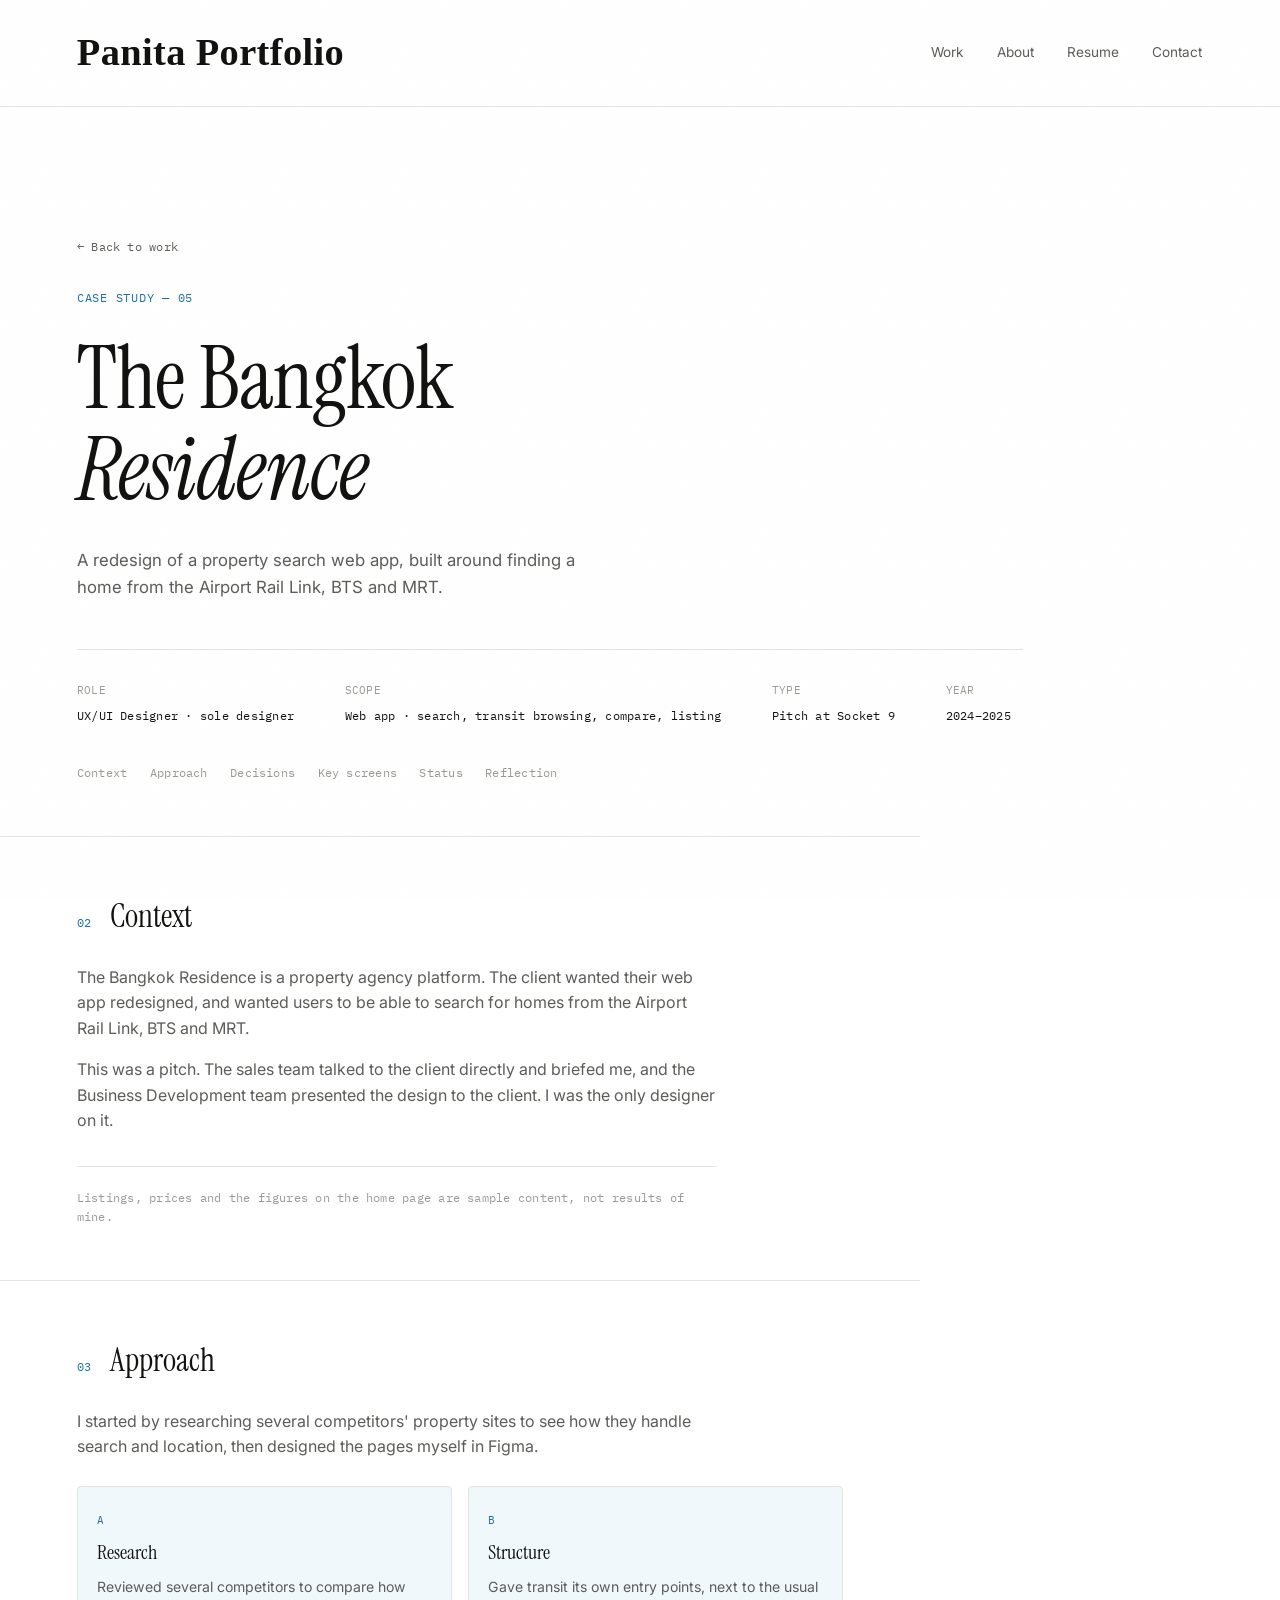
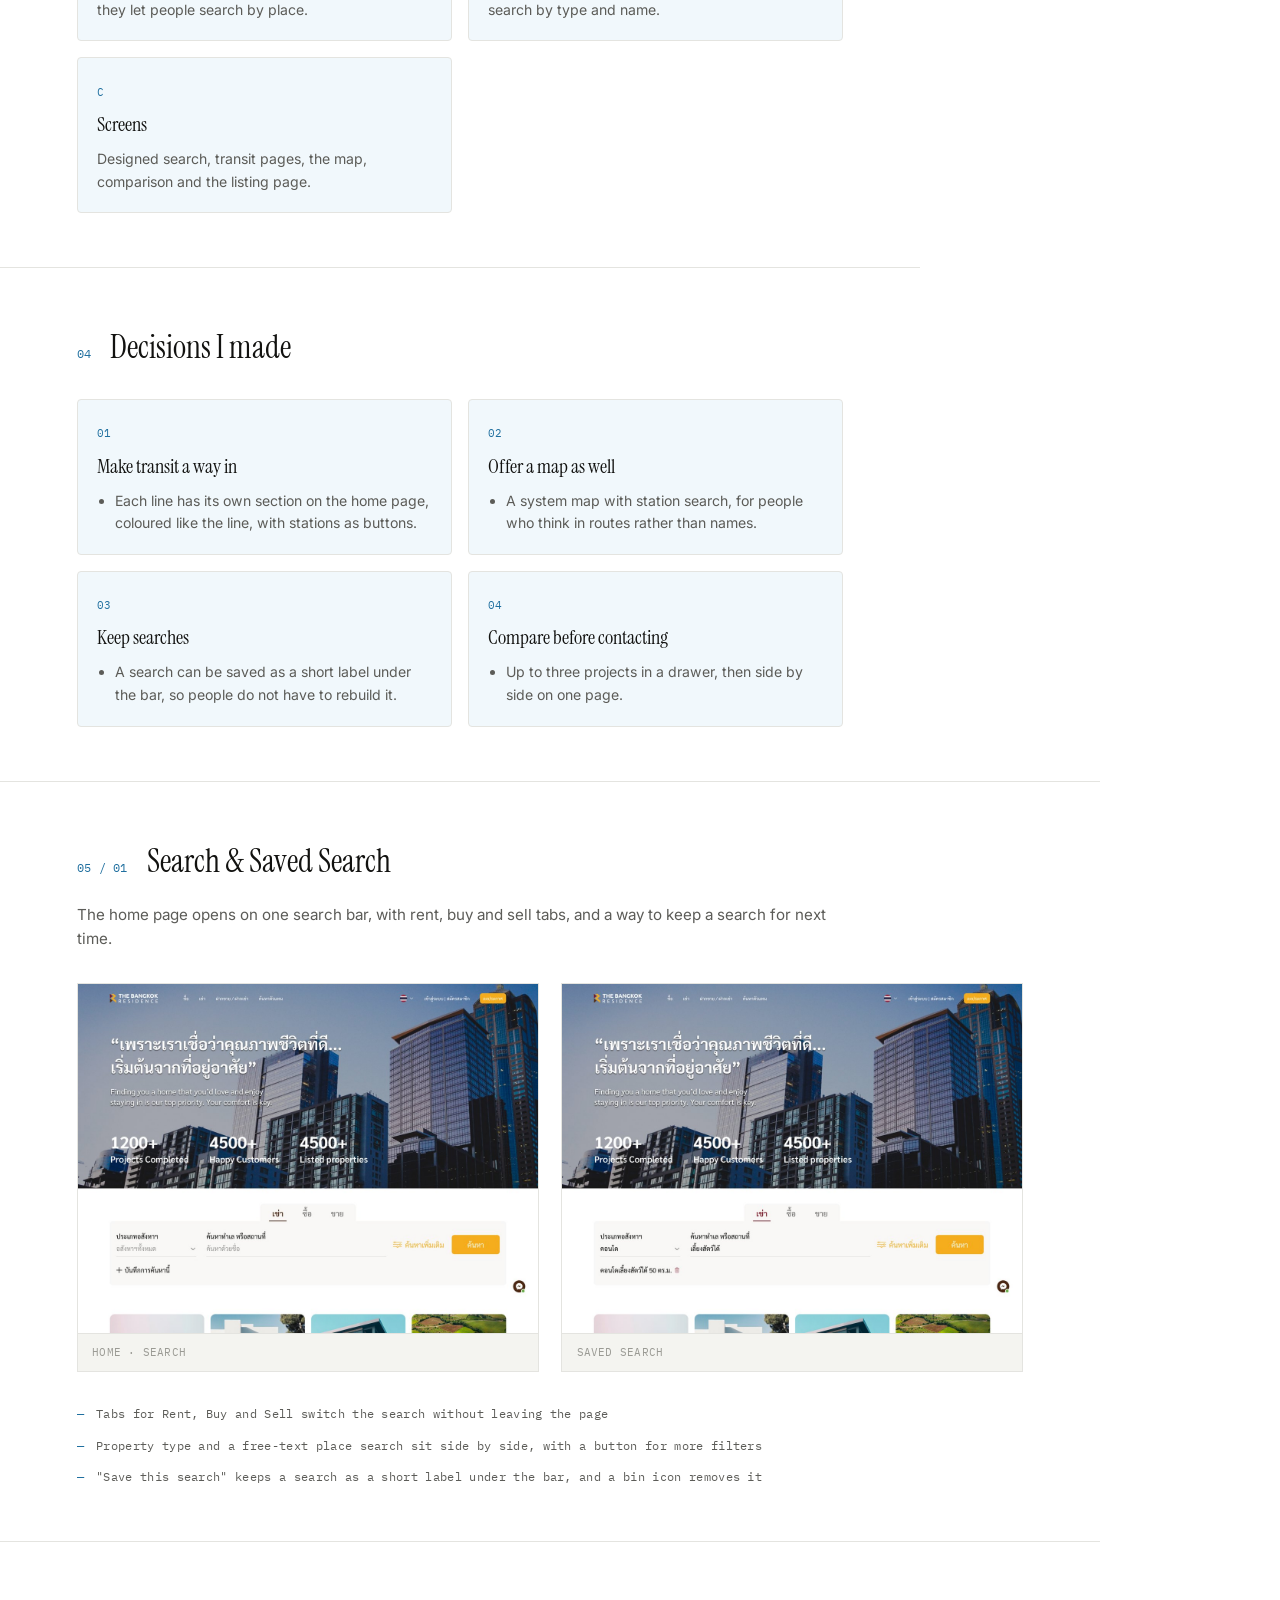
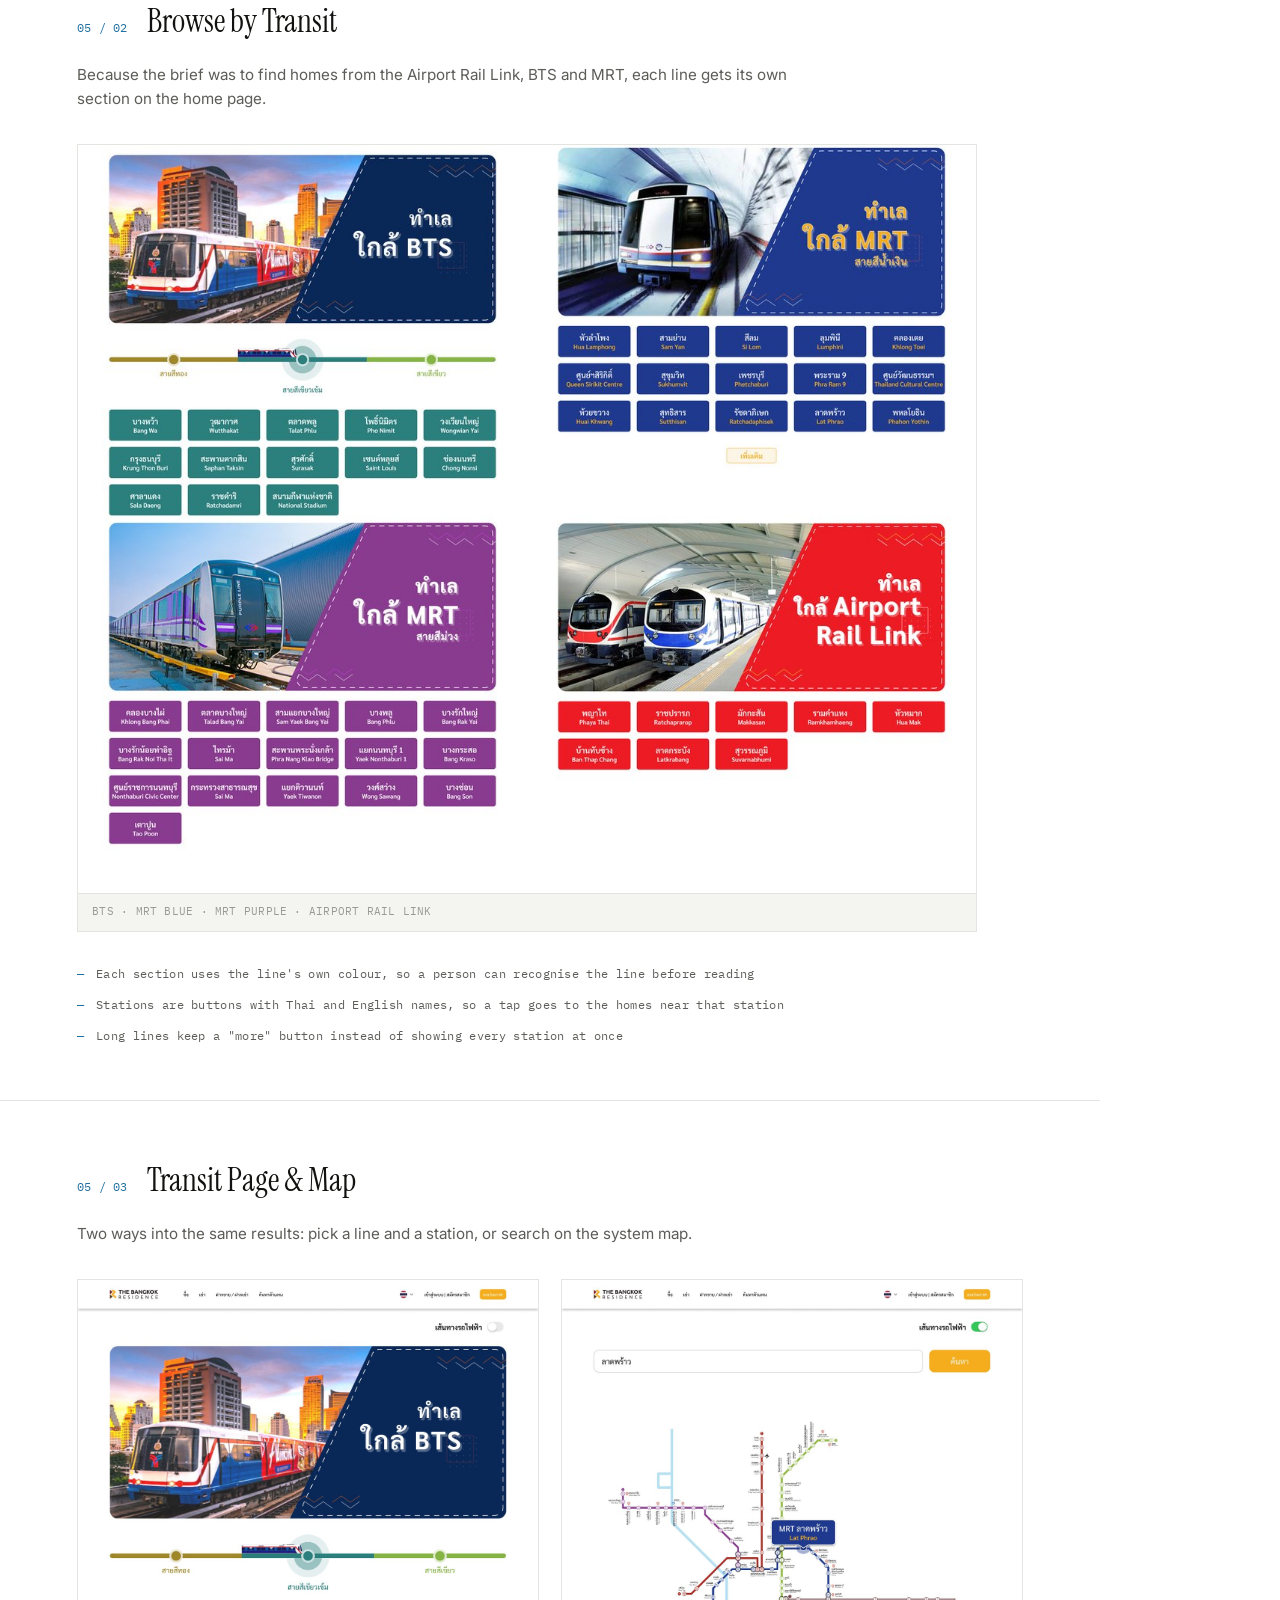
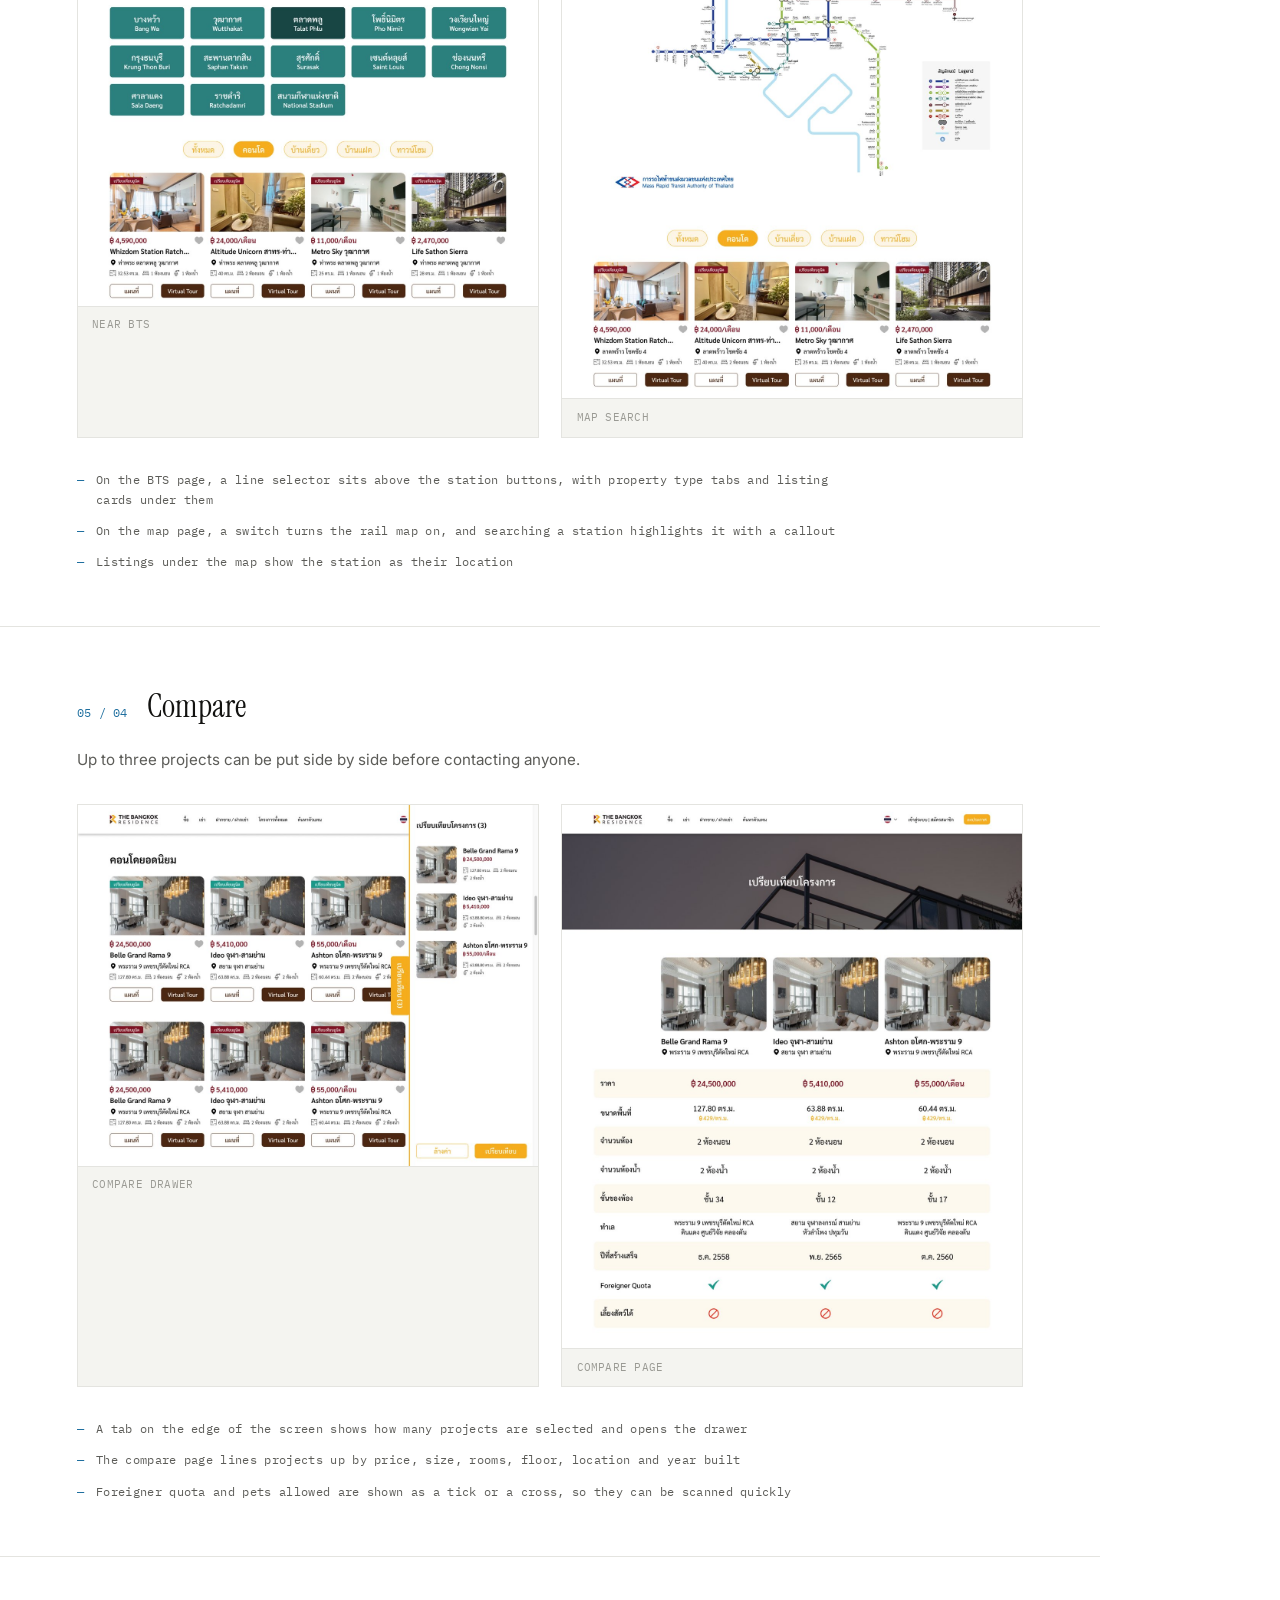
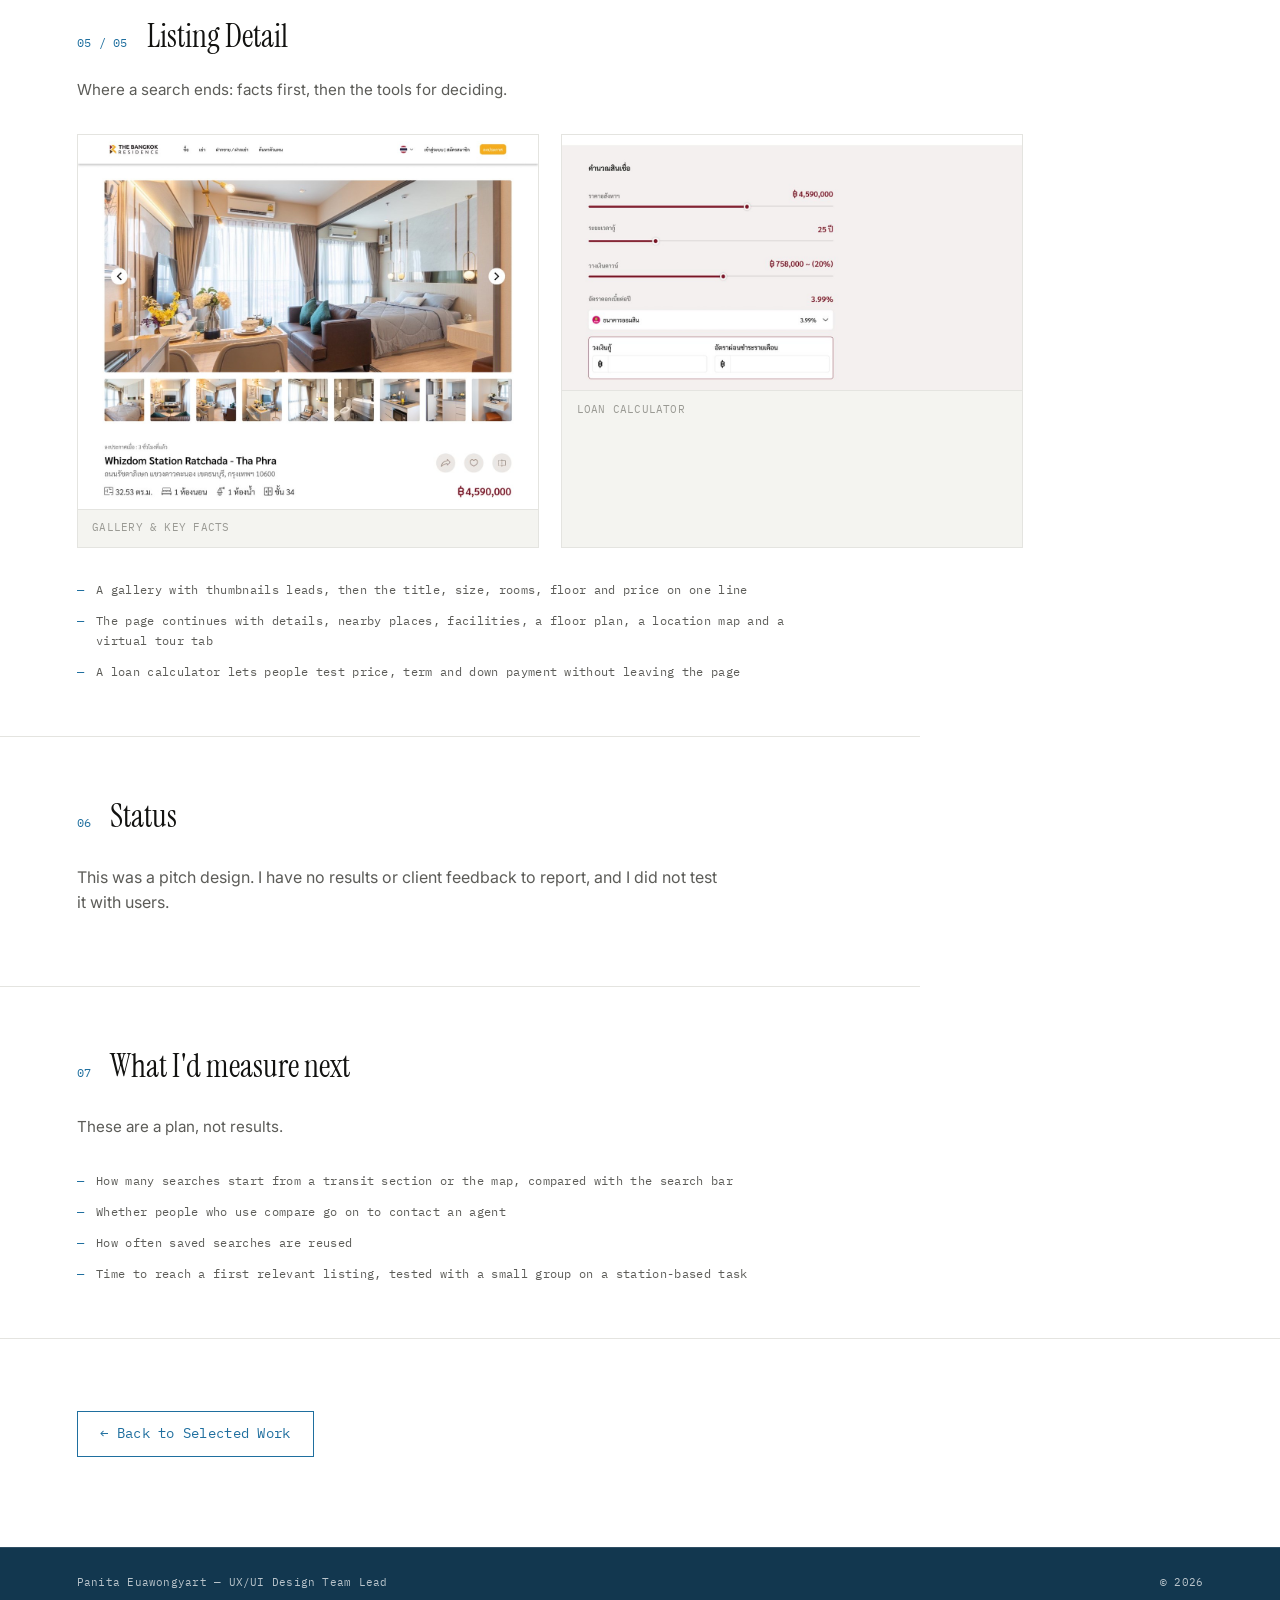
<file: bangkok-residence.html>
<!DOCTYPE html>
<html lang="en">
<head>
<meta charset="UTF-8">
<meta name="viewport" content="width=device-width, initial-scale=1.0">
<title>The Bangkok Residence — Tanggwa</title>
<meta name="description" content="Case study: a property search web app redesign with search by BTS, MRT and Airport Rail Link, designed as a pitch at Socket 9.">
<link rel="preconnect" href="https://fonts.googleapis.com">
<link rel="preconnect" href="https://fonts.gstatic.com" crossorigin>
<link href="https://fonts.googleapis.com/css2?family=Instrument+Serif:ital@0;1&family=IBM+Plex+Mono:wght@400;500&family=Inter:wght@400;500;600&display=swap" rel="stylesheet">
<link rel="stylesheet" href="styles.css">
</head>
<body>

<div class="grain"></div>

<header class="site-header">
  <a href="index.html" class="mark">Panita Portfolio</a>
  <nav>
    <a href="index.html#work">Work</a>
    <a href="index.html#about">About</a>
    <a href="index.html#resume">Resume</a>
    <a href="index.html#contact">Contact</a>
  </nav>
</header>

<main id="top">

  <!-- 01 OVERVIEW -->
  <section class="hero cs-hero">
    <a href="index.html#work" class="back-link mono">← Back to work</a>
    <p class="eyebrow mono">Case Study — 05</p>
    <h1>The Bangkok<br><em>Residence</em></h1>
    <p class="hero-sub">A redesign of a property search web app, built around finding a home from the Airport Rail Link, BTS and MRT.</p>
    <div class="cs-meta mono">
      <div><span class="cs-meta-label">Role</span><span>UX/UI Designer · sole designer</span></div>
      <div><span class="cs-meta-label">Scope</span><span>Web app · search, transit browsing, compare, listing</span></div>
      <div><span class="cs-meta-label">Type</span><span>Pitch at Socket 9</span></div>
      <div><span class="cs-meta-label">Year</span><span>2024–2025</span></div>
    </div>
    <nav class="cs-steps mono" aria-label="Process">
      <a href="#context">Context</a><a href="#approach">Approach</a><a href="#decisions">Decisions</a><a href="#screens">Key screens</a><a href="#status">Status</a><a href="#reflect">Reflection</a>
    </nav>
  </section>

  <!-- 02 CONTEXT -->
  <section class="cs-block" id="context">
    <div class="cs-compare-head">
      <span class="entry-index mono">02</span>
      <h3>Context</h3>
    </div>
    <p class="cs-text">The Bangkok Residence is a property agency platform. The client wanted their web app redesigned, and wanted users to be able to search for homes from the Airport Rail Link, BTS and MRT.</p>
    <p class="cs-text">This was a pitch. The sales team talked to the client directly and briefed me, and the Business Development team presented the design to the client. I was the only designer on it.</p>
    <p class="cs-disclaimer mono">Listings, prices and the figures on the home page are sample content, not results of mine.</p>
  </section>

  <!-- 03 APPROACH -->
  <section class="cs-block" id="approach">
    <div class="cs-compare-head">
      <span class="entry-index mono">03</span>
      <h3>Approach</h3>
    </div>
    <p class="cs-text">I started by researching several competitors' property sites to see how they handle search and location, then designed the pages myself in Figma.</p>
    <div class="cs-cards">
      <div class="cs-card"><span class="mono">A</span><h4>Research</h4><p>Reviewed several competitors to compare how they let people search by place.</p></div>
      <div class="cs-card"><span class="mono">B</span><h4>Structure</h4><p>Gave transit its own entry points, next to the usual search by type and name.</p></div>
      <div class="cs-card"><span class="mono">C</span><h4>Screens</h4><p>Designed search, transit pages, the map, comparison and the listing page.</p></div>
    </div>
  </section>

  <!-- 04 DECISIONS -->
  <section class="cs-block" id="decisions">
    <div class="cs-compare-head">
      <span class="entry-index mono">04</span>
      <h3>Decisions I made</h3>
    </div>
    <div class="cs-cards">
      <div class="cs-card"><span class="mono">01</span><h4>Make transit a way in</h4>
        <ul class="cs-list"><li>Each line has its own section on the home page, coloured like the line, with stations as buttons.</li></ul></div>
      <div class="cs-card"><span class="mono">02</span><h4>Offer a map as well</h4>
        <ul class="cs-list"><li>A system map with station search, for people who think in routes rather than names.</li></ul></div>
      <div class="cs-card"><span class="mono">03</span><h4>Keep searches</h4>
        <ul class="cs-list"><li>A search can be saved as a short label under the bar, so people do not have to rebuild it.</li></ul></div>
      <div class="cs-card"><span class="mono">04</span><h4>Compare before contacting</h4>
        <ul class="cs-list"><li>Up to three projects in a drawer, then side by side on one page.</li></ul></div>
    </div>
  </section>

  <!-- 05 KEY SCREENS -->
  <div id="screens"></div>
  <section class="cs-compare">
    <div class="cs-compare-head">
      <span class="entry-index mono">05 / 01</span>
      <h3>Search &amp; Saved Search</h3>
    </div>
    <p class="cs-compare-note">The home page opens on one search bar, with rent, buy and sell tabs, and a way to keep a search for next time.</p>
    <div class="cs-compare-images">
      <figure>
        <img src="images/bkk/hero.jpg" alt="Home page hero with the headline, rent, buy and sell tabs, property type and location search, and a more-filters button" loading="lazy">
        <figcaption class="mono">Home · search</figcaption>
      </figure>
      <figure>
        <img src="images/bkk/saved.jpg" alt="The same search with a saved search shown below the bar as a short label with a delete icon" loading="lazy">
        <figcaption class="mono">Saved search</figcaption>
      </figure>
    </div>
    <ul class="cs-changelist mono">
      <li>Tabs for Rent, Buy and Sell switch the search without leaving the page</li>
      <li>Property type and a free-text place search sit side by side, with a button for more filters</li>
      <li>"Save this search" keeps a search as a short label under the bar, and a bin icon removes it</li>
    </ul>
  </section>

  <section class="cs-compare">
    <div class="cs-compare-head">
      <span class="entry-index mono">05 / 02</span>
      <h3>Browse by Transit</h3>
    </div>
    <p class="cs-compare-note">Because the brief was to find homes from the Airport Rail Link, BTS and MRT, each line gets its own section on the home page.</p>
    <div class="cs-compare-images one">
      <figure>
        <img src="images/bkk/transit.jpg" alt="Four home-page sections: near BTS with the green lines, near MRT blue line, near MRT purple line, and near Airport Rail Link, each with a coloured banner and station buttons" loading="lazy">
        <figcaption class="mono">BTS · MRT blue · MRT purple · Airport Rail Link</figcaption>
      </figure>
    </div>
    <ul class="cs-changelist mono">
      <li>Each section uses the line's own colour, so a person can recognise the line before reading</li>
      <li>Stations are buttons with Thai and English names, so a tap goes to the homes near that station</li>
      <li>Long lines keep a "more" button instead of showing every station at once</li>
    </ul>
  </section>

  <section class="cs-compare">
    <div class="cs-compare-head">
      <span class="entry-index mono">05 / 03</span>
      <h3>Transit Page &amp; Map</h3>
    </div>
    <p class="cs-compare-note">Two ways into the same results: pick a line and a station, or search on the system map.</p>
    <div class="cs-compare-images">
      <figure>
        <img src="images/bkk/bts.jpg" alt="Near BTS page: banner, a line selector for gold, dark green and green lines, station buttons, property type tabs and the first row of listings" loading="lazy">
        <figcaption class="mono">Near BTS</figcaption>
      </figure>
      <figure>
        <img src="images/bkk/map.jpg" alt="Transit map page: a station search with Lat Phrao typed, the system map with a callout on MRT Lat Phrao, then property type tabs and listings" loading="lazy">
        <figcaption class="mono">Map search</figcaption>
      </figure>
    </div>
    <ul class="cs-changelist mono">
      <li>On the BTS page, a line selector sits above the station buttons, with property type tabs and listing cards under them</li>
      <li>On the map page, a switch turns the rail map on, and searching a station highlights it with a callout</li>
      <li>Listings under the map show the station as their location</li>
    </ul>
  </section>

  <section class="cs-compare">
    <div class="cs-compare-head">
      <span class="entry-index mono">05 / 04</span>
      <h3>Compare</h3>
    </div>
    <p class="cs-compare-note">Up to three projects can be put side by side before contacting anyone.</p>
    <div class="cs-compare-images">
      <figure>
        <img src="images/bkk/compare-drawer.jpg" alt="Popular condos grid with a side drawer titled Compare projects (3), listing three projects with price, size and rooms, and buttons to clear or compare" loading="lazy">
        <figcaption class="mono">Compare drawer</figcaption>
      </figure>
      <figure>
        <img src="images/bkk/compare.jpg" alt="Compare page: three projects side by side with price, size, rooms, bathrooms, floor, location, year built, foreigner quota and pets allowed" loading="lazy">
        <figcaption class="mono">Compare page</figcaption>
      </figure>
    </div>
    <ul class="cs-changelist mono">
      <li>A tab on the edge of the screen shows how many projects are selected and opens the drawer</li>
      <li>The compare page lines projects up by price, size, rooms, floor, location and year built</li>
      <li>Foreigner quota and pets allowed are shown as a tick or a cross, so they can be scanned quickly</li>
    </ul>
  </section>

  <section class="cs-compare">
    <div class="cs-compare-head">
      <span class="entry-index mono">05 / 05</span>
      <h3>Listing Detail</h3>
    </div>
    <p class="cs-compare-note">Where a search ends: facts first, then the tools for deciding.</p>
    <div class="cs-compare-images">
      <figure>
        <img src="images/bkk/detail.jpg" alt="Listing page: photo gallery with thumbnails, title, address, size, rooms, floor and price" loading="lazy">
        <figcaption class="mono">Gallery &amp; key facts</figcaption>
      </figure>
      <figure>
        <img src="images/bkk/detail-calc.jpg" alt="Loan calculator on the listing page with sliders for price, term and down payment, and an interest rate field" loading="lazy">
        <figcaption class="mono">Loan calculator</figcaption>
      </figure>
    </div>
    <ul class="cs-changelist mono">
      <li>A gallery with thumbnails leads, then the title, size, rooms, floor and price on one line</li>
      <li>The page continues with details, nearby places, facilities, a floor plan, a location map and a virtual tour tab</li>
      <li>A loan calculator lets people test price, term and down payment without leaving the page</li>
    </ul>
  </section>

  <!-- 06 STATUS -->
  <section class="cs-block" id="status">
    <div class="cs-compare-head">
      <span class="entry-index mono">06</span>
      <h3>Status</h3>
    </div>
    <p class="cs-text">This was a pitch design. I have no results or client feedback to report, and I did not test it with users.</p>
  </section>

  <!-- 07 REFLECTION -->
  <section class="cs-block" id="reflect">
    <div class="cs-compare-head">
      <span class="entry-index mono">07</span>
      <h3>What I'd measure next</h3>
    </div>
    <p class="cs-compare-note">These are a plan, not results.</p>
    <ul class="cs-changelist mono">
      <li>How many searches start from a transit section or the map, compared with the search bar</li>
      <li>Whether people who use compare go on to contact an agent</li>
      <li>How often saved searches are reused</li>
      <li>Time to reach a first relevant listing, tested with a small group on a station-based task</li>
    </ul>
  </section>

  <!-- NEXT -->
  <section class="cs-next">
    <a href="index.html#work" class="resume-link mono">← Back to Selected Work</a>
  </section>

</main>

<footer class="site-footer mono">
  <span>Panita Euawongyart — UX/UI Design Team Lead</span>
  <span>© <span id="year"></span></span>
</footer>

<script src="script.js"></script>
</body>
</html>
</file>
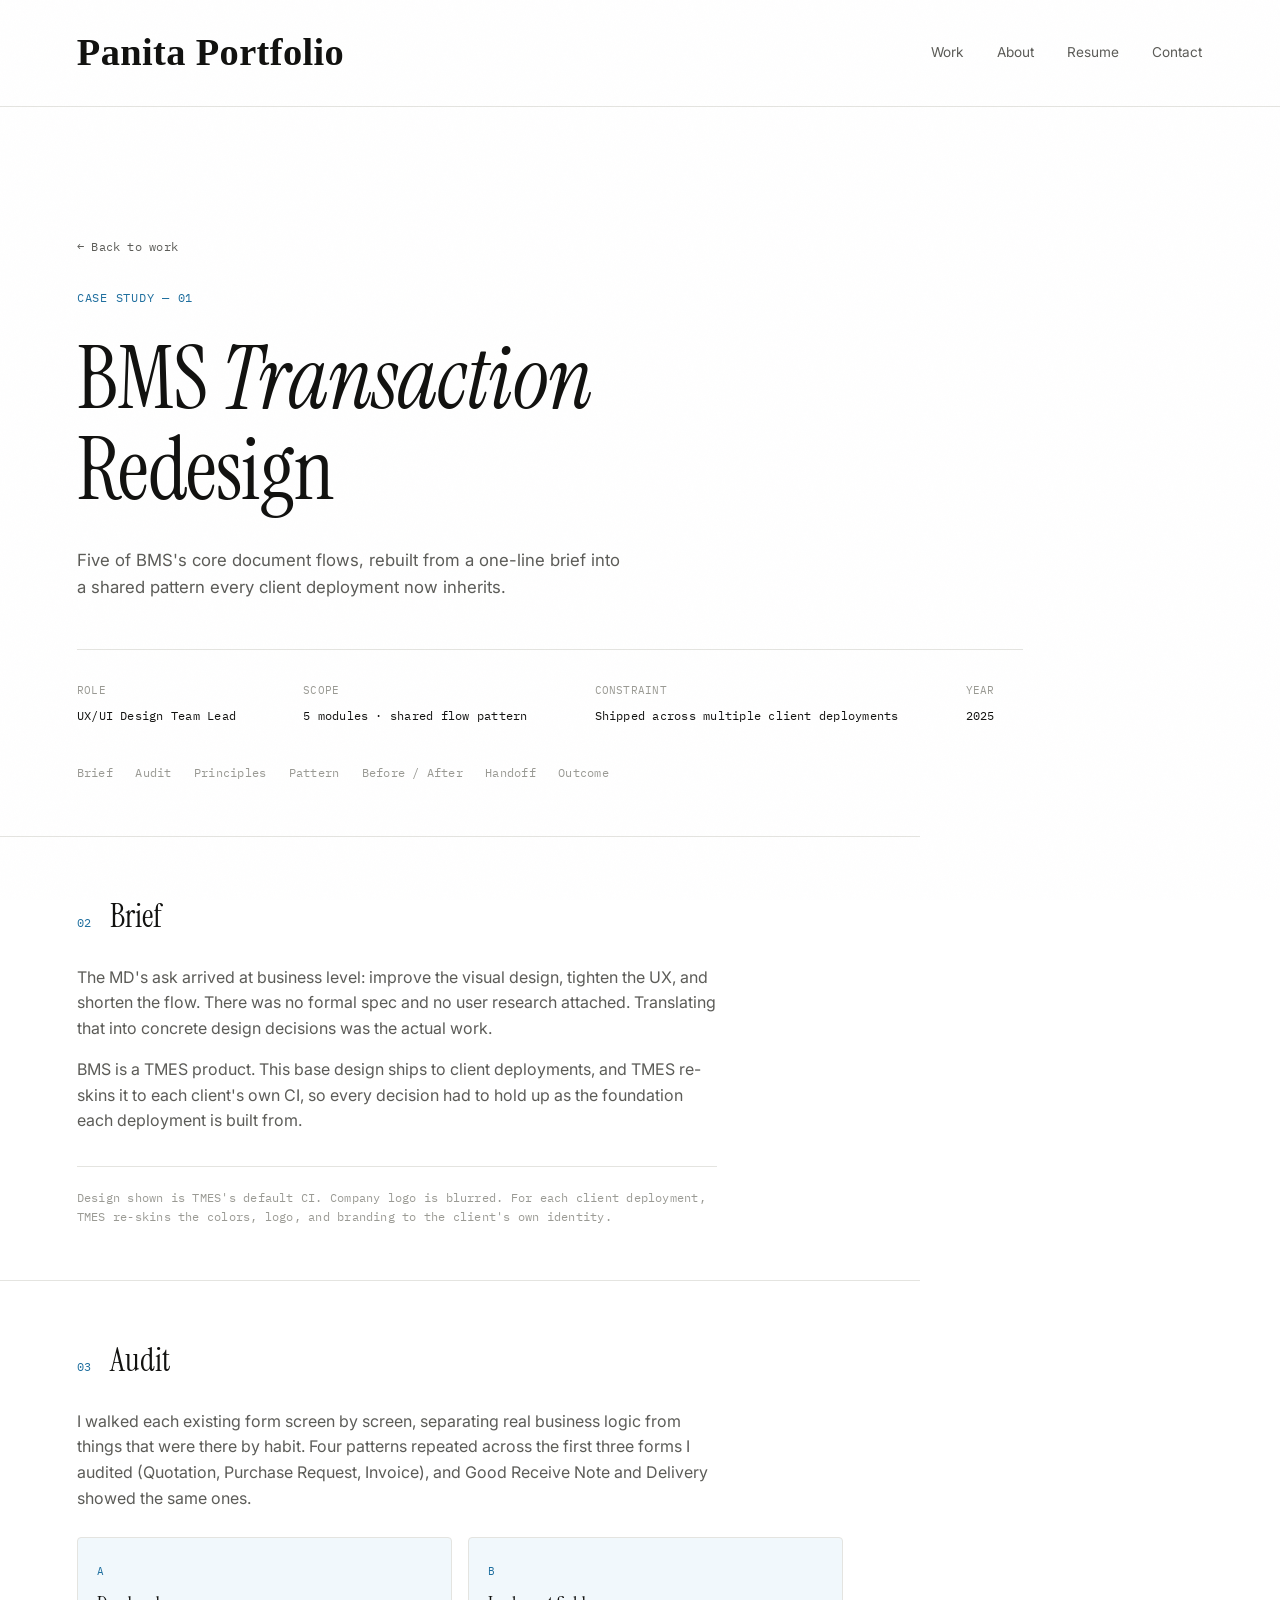
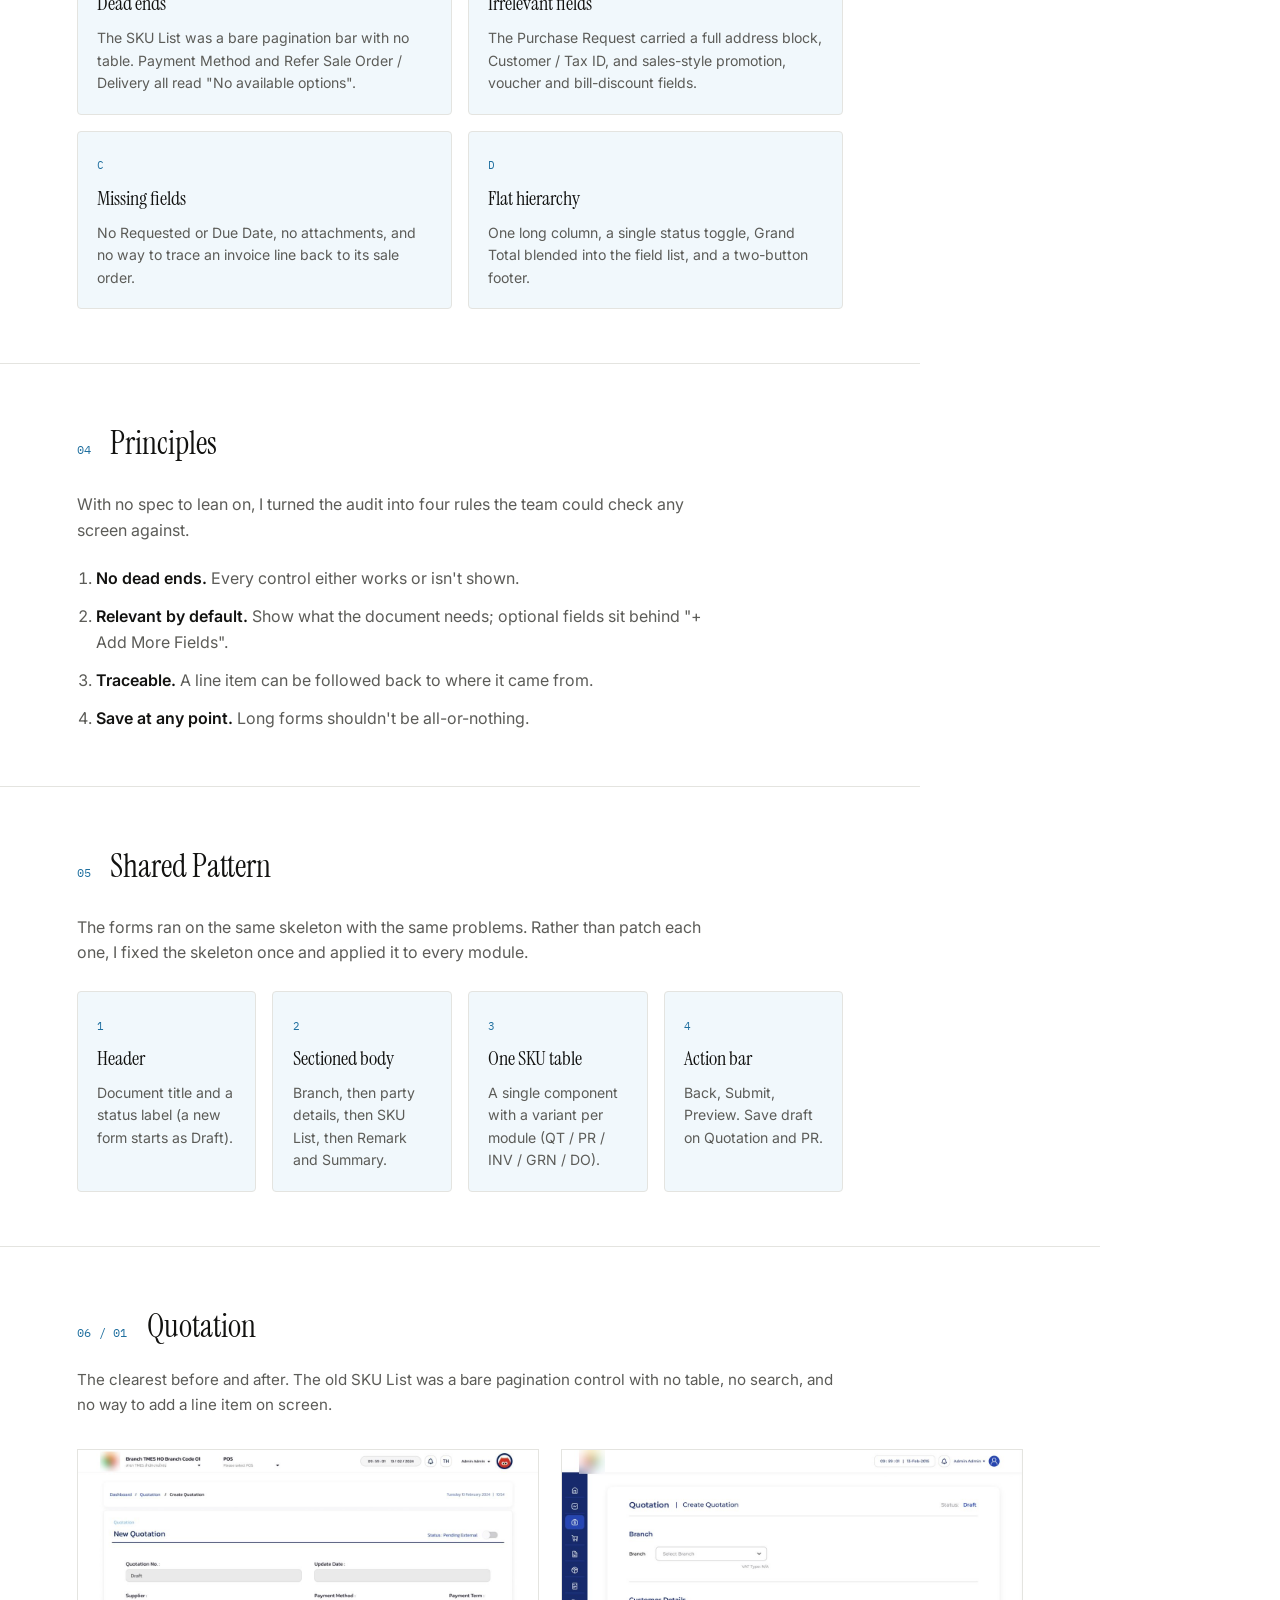
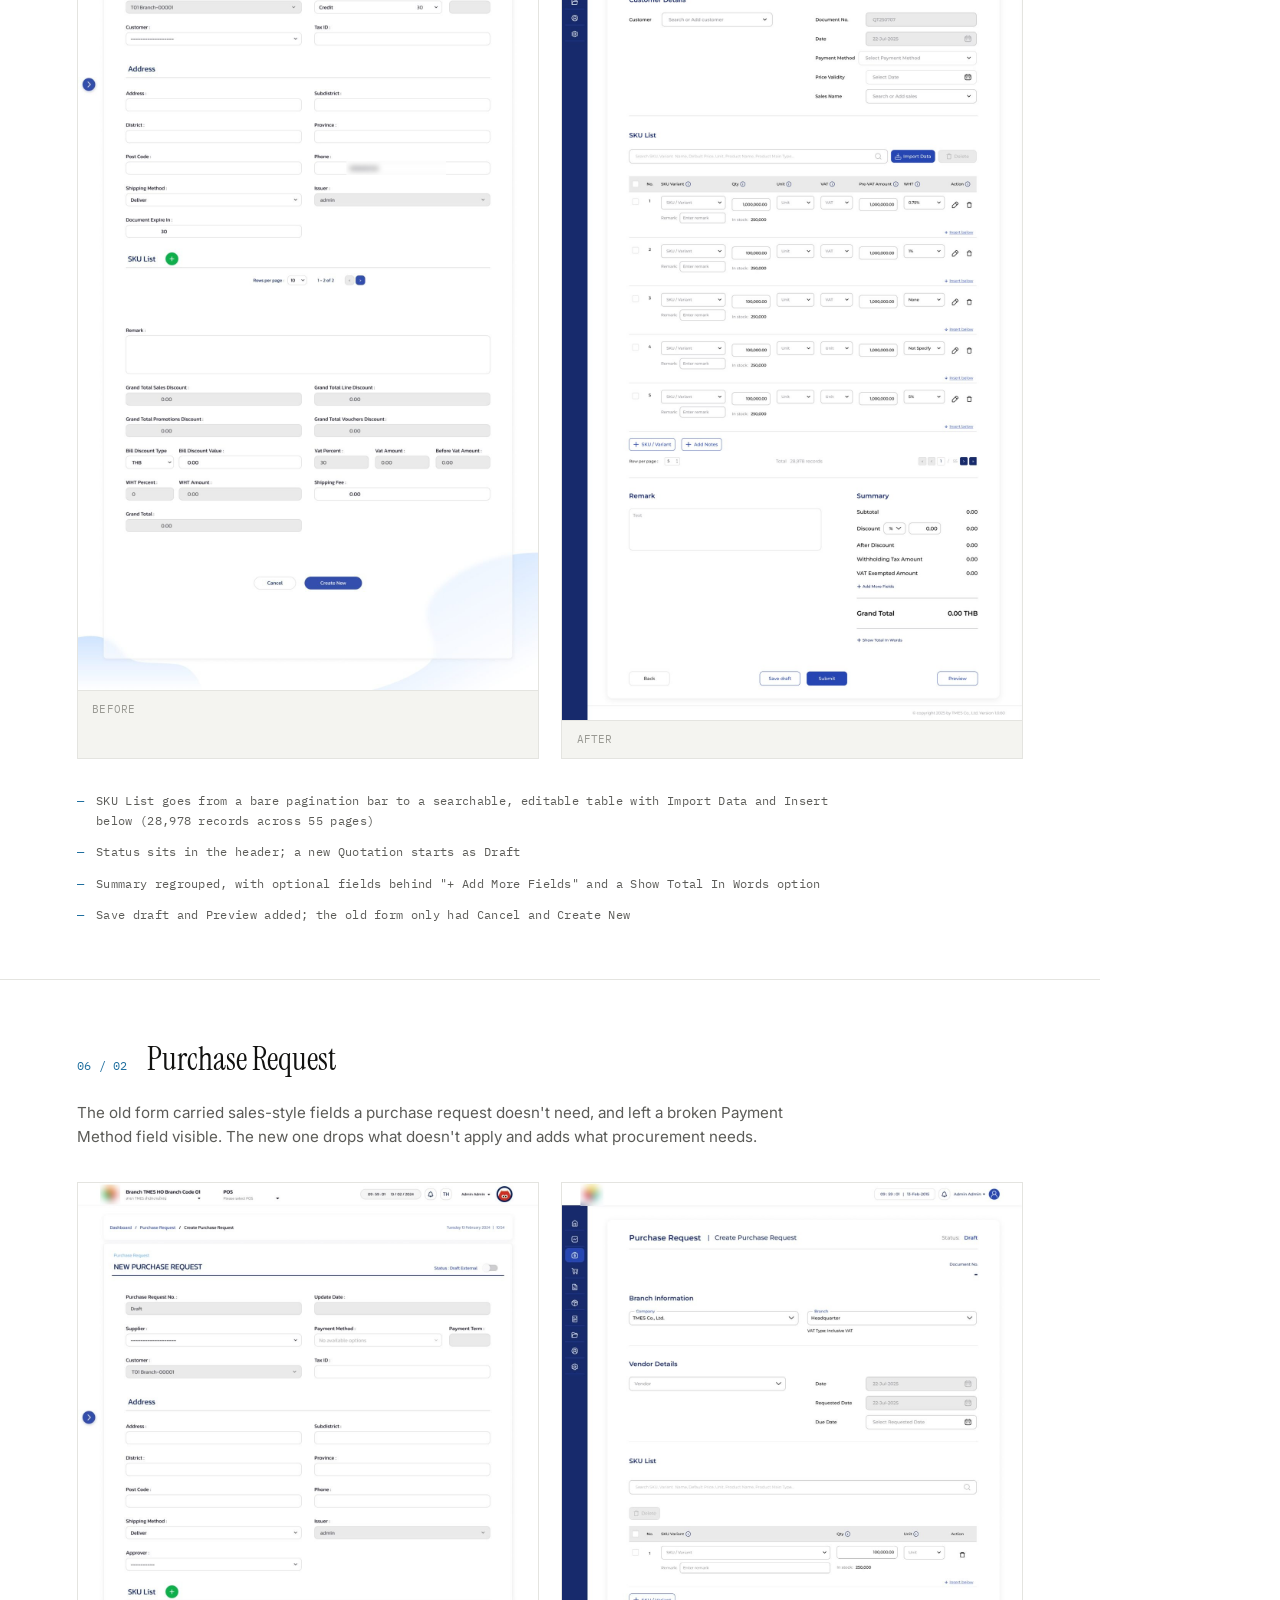
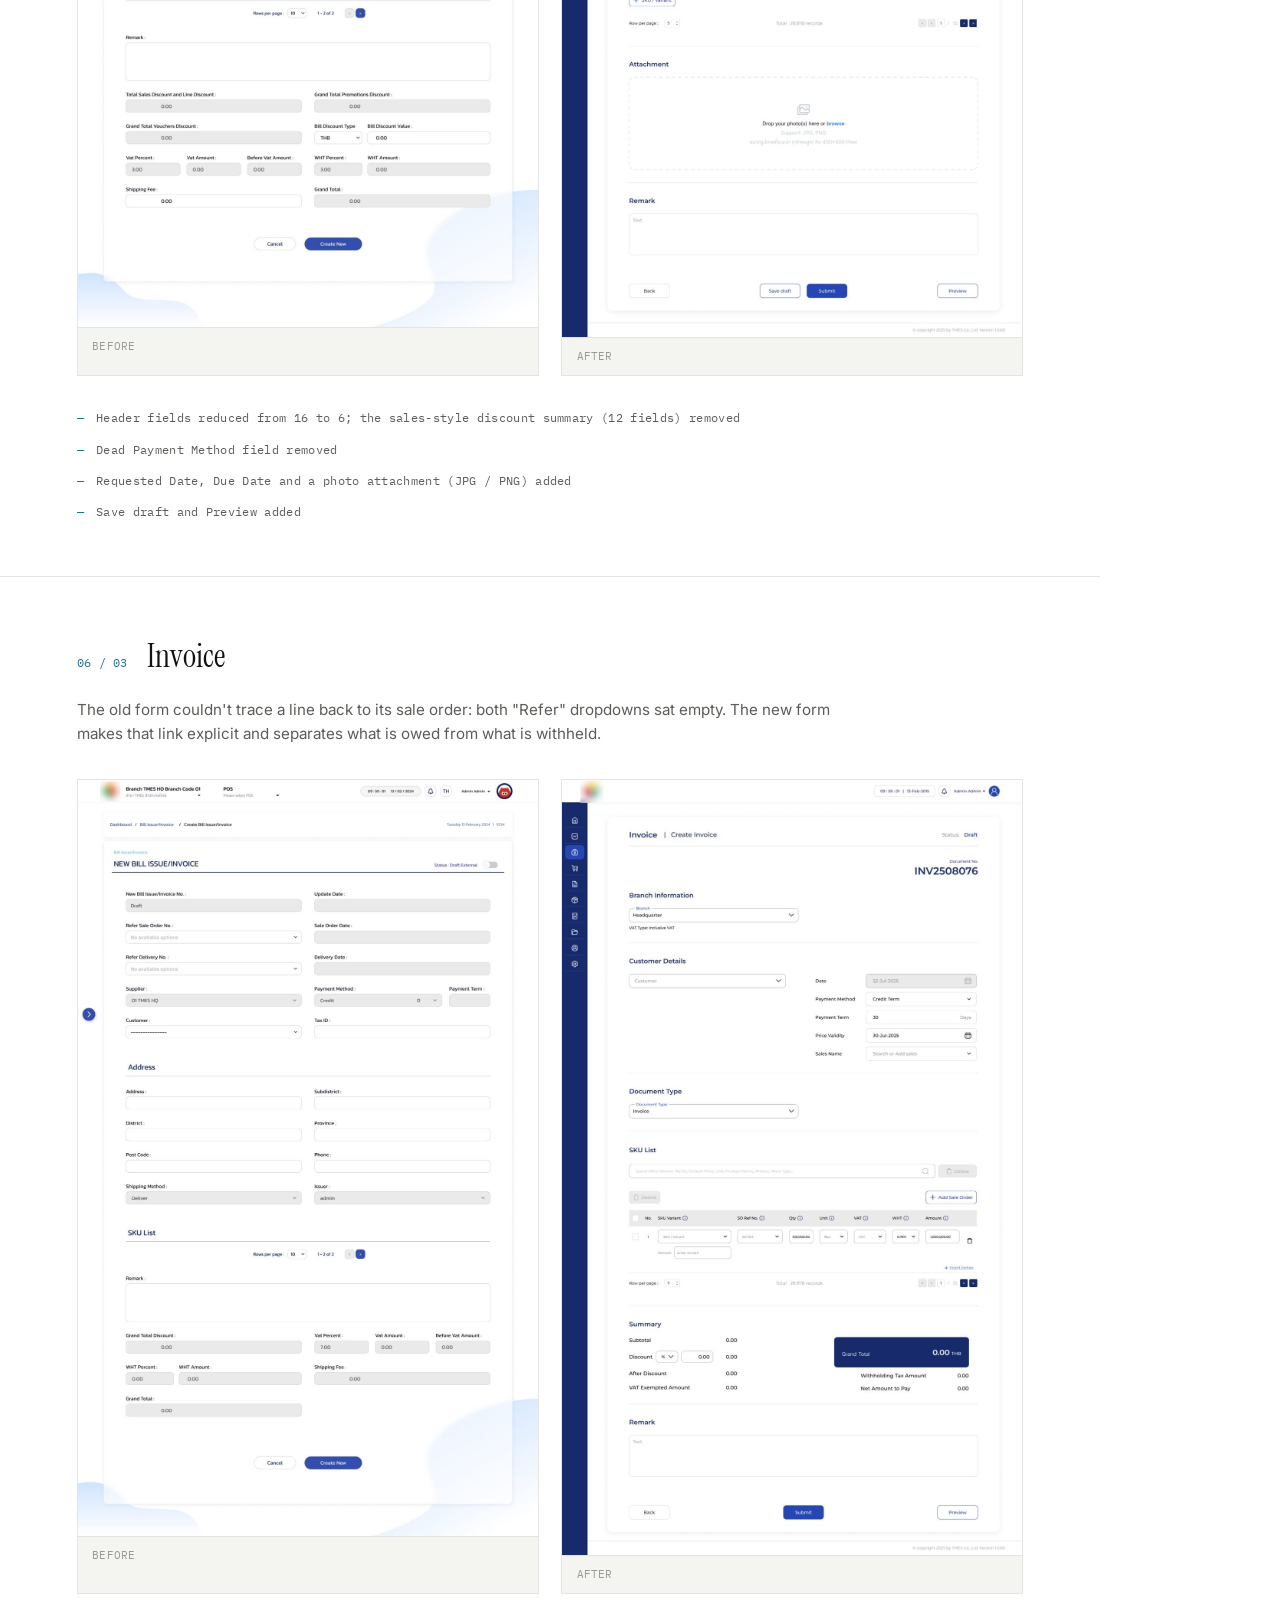
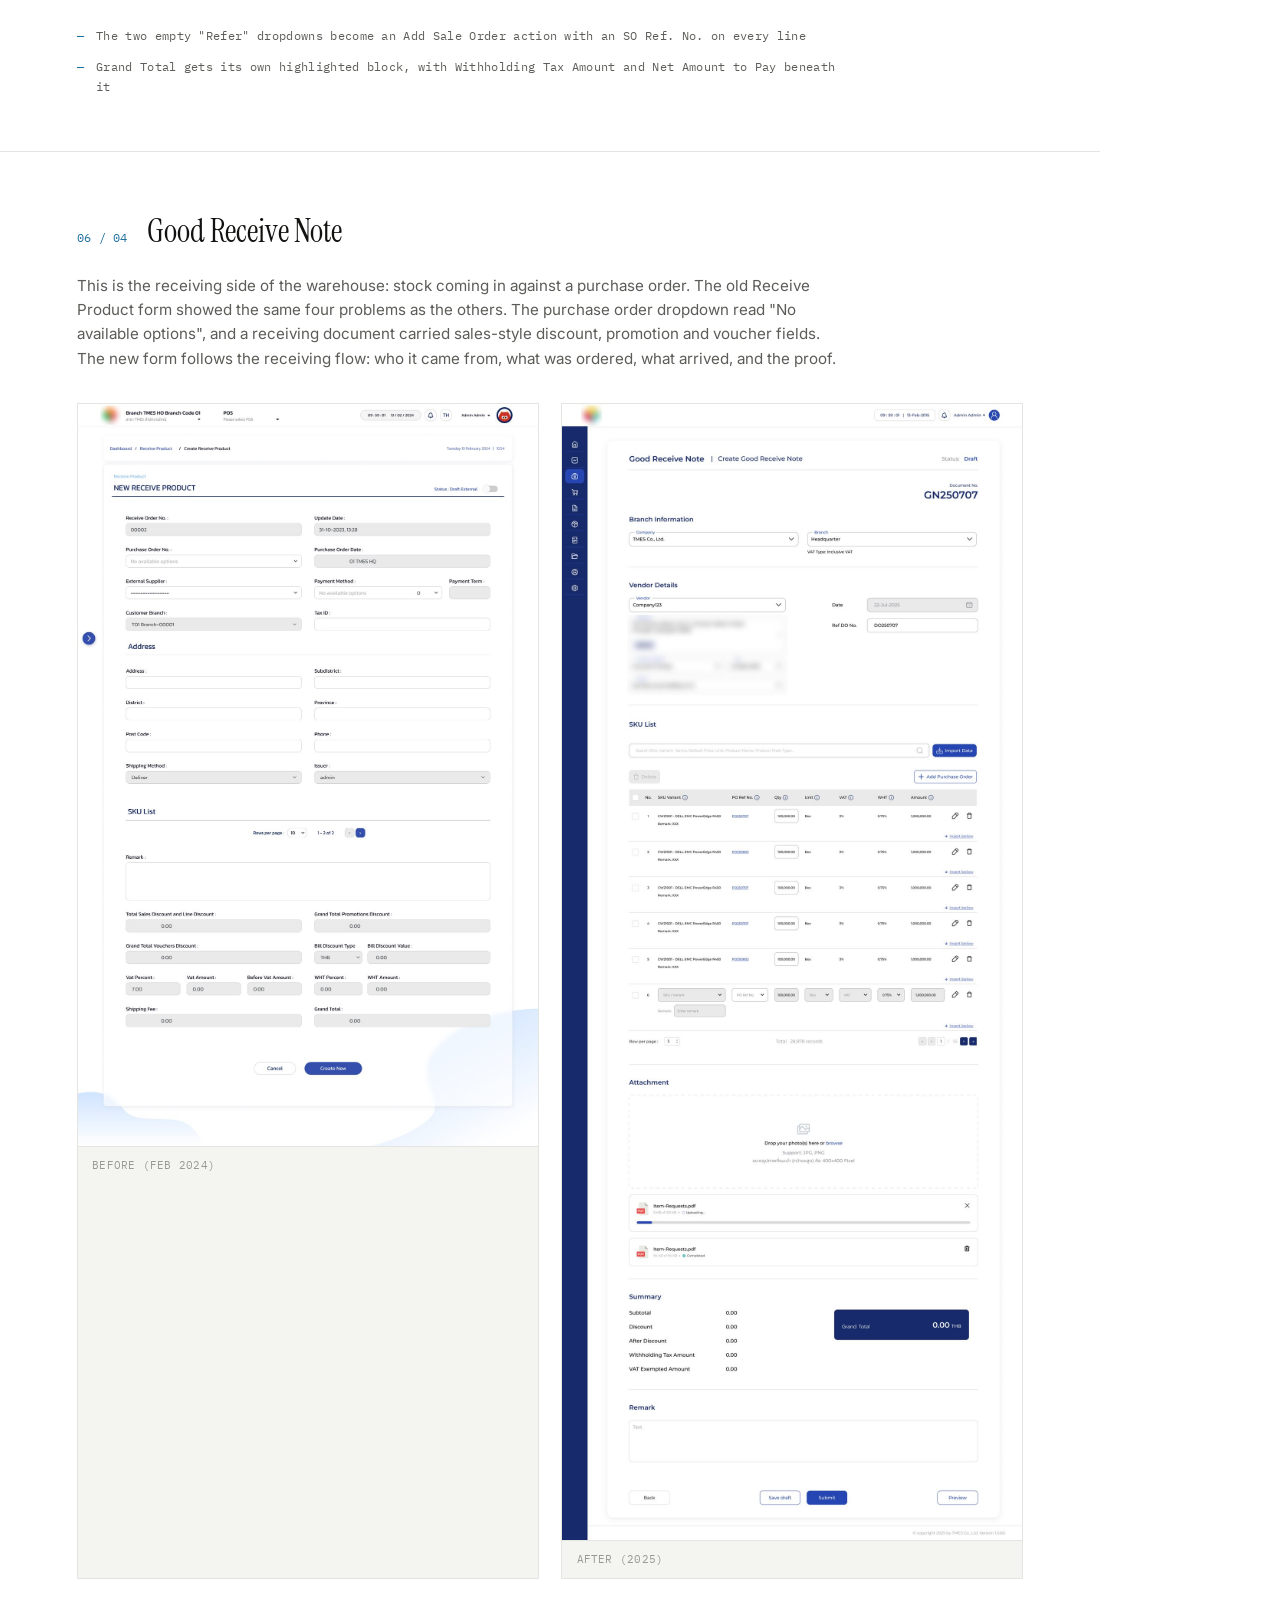
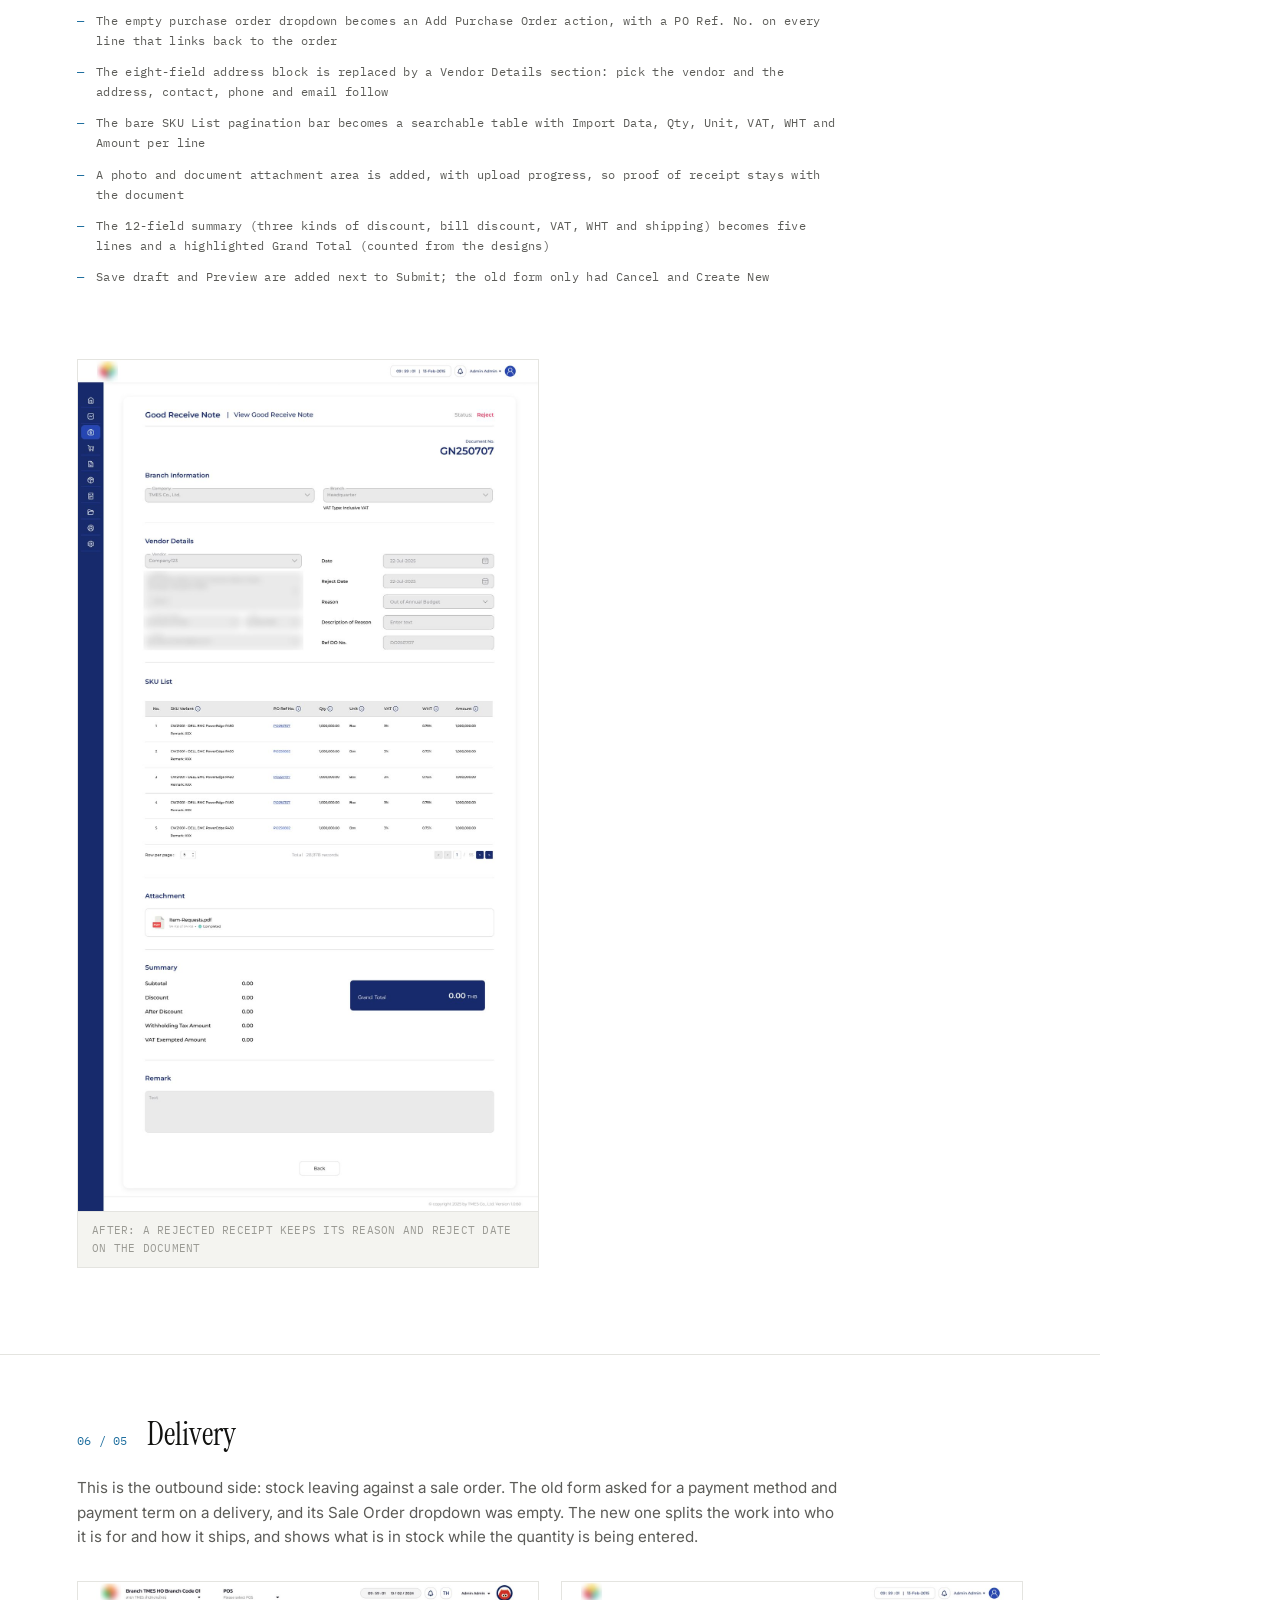
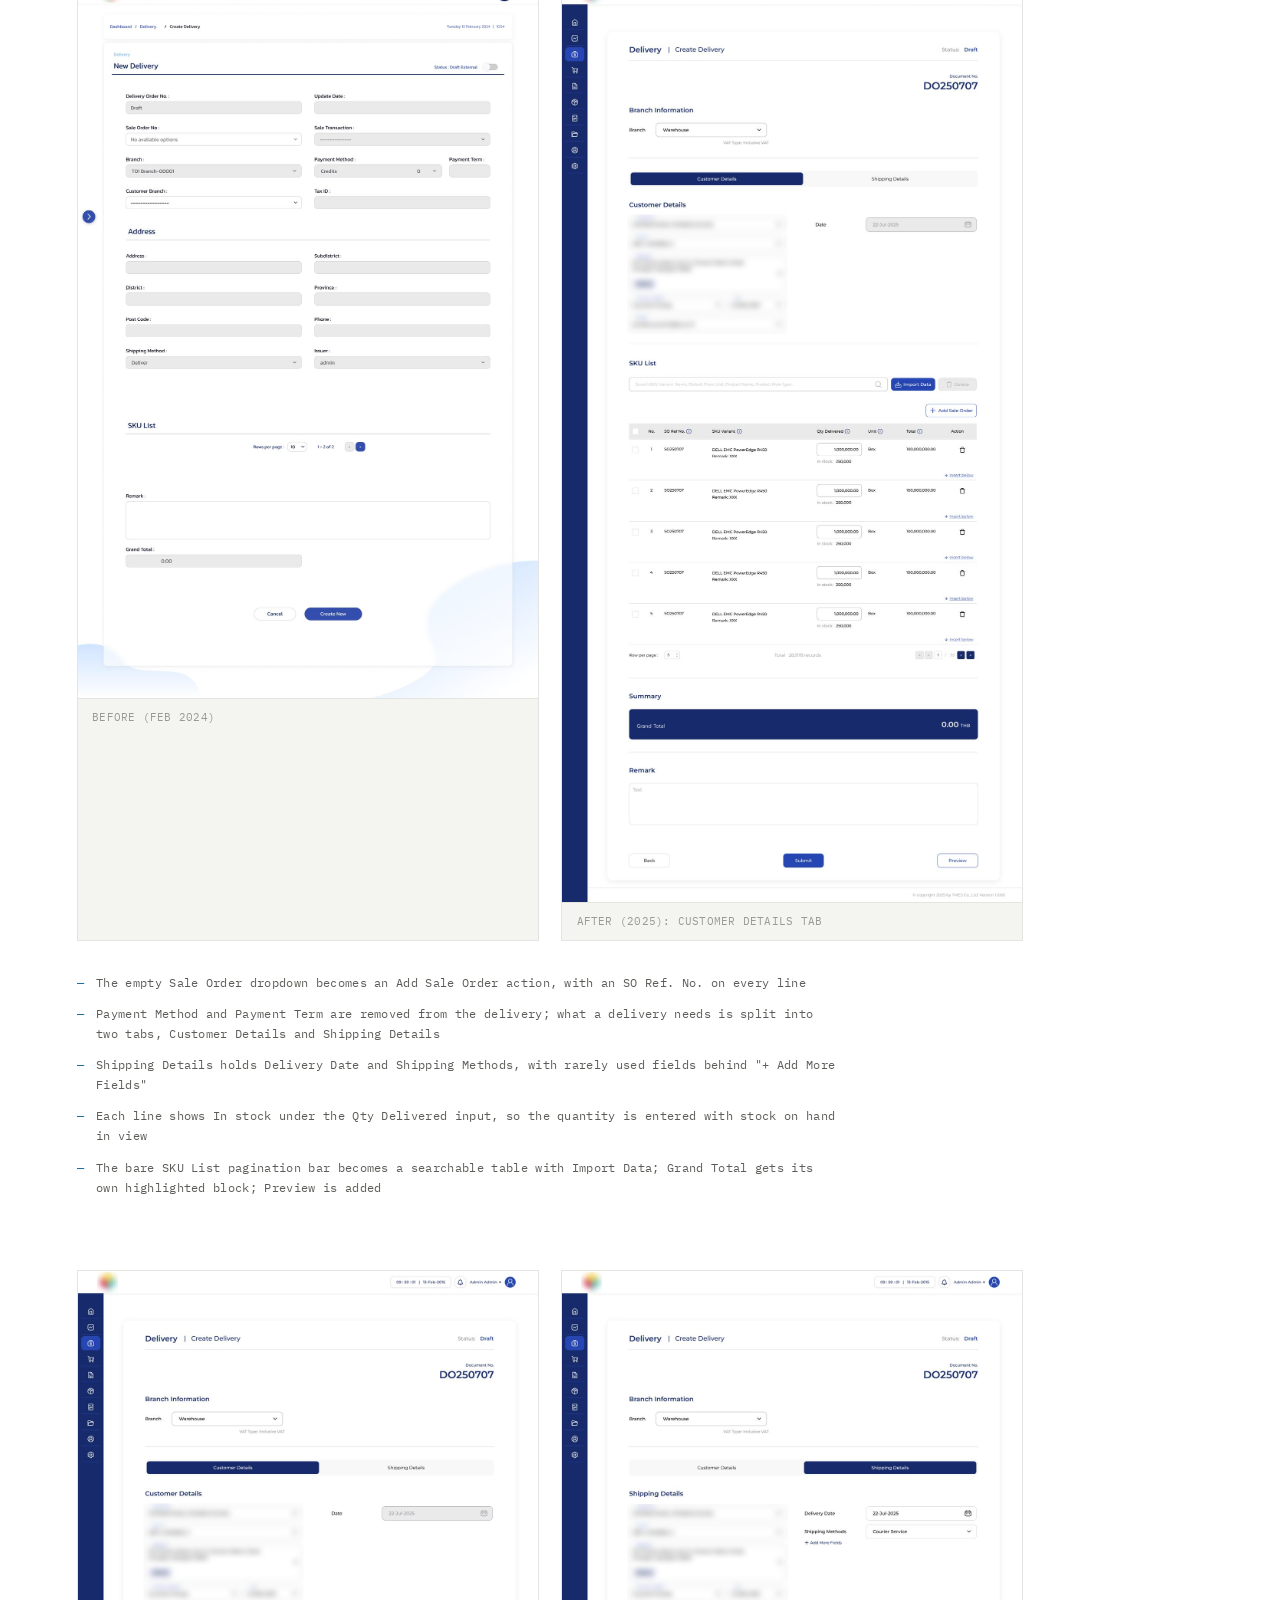
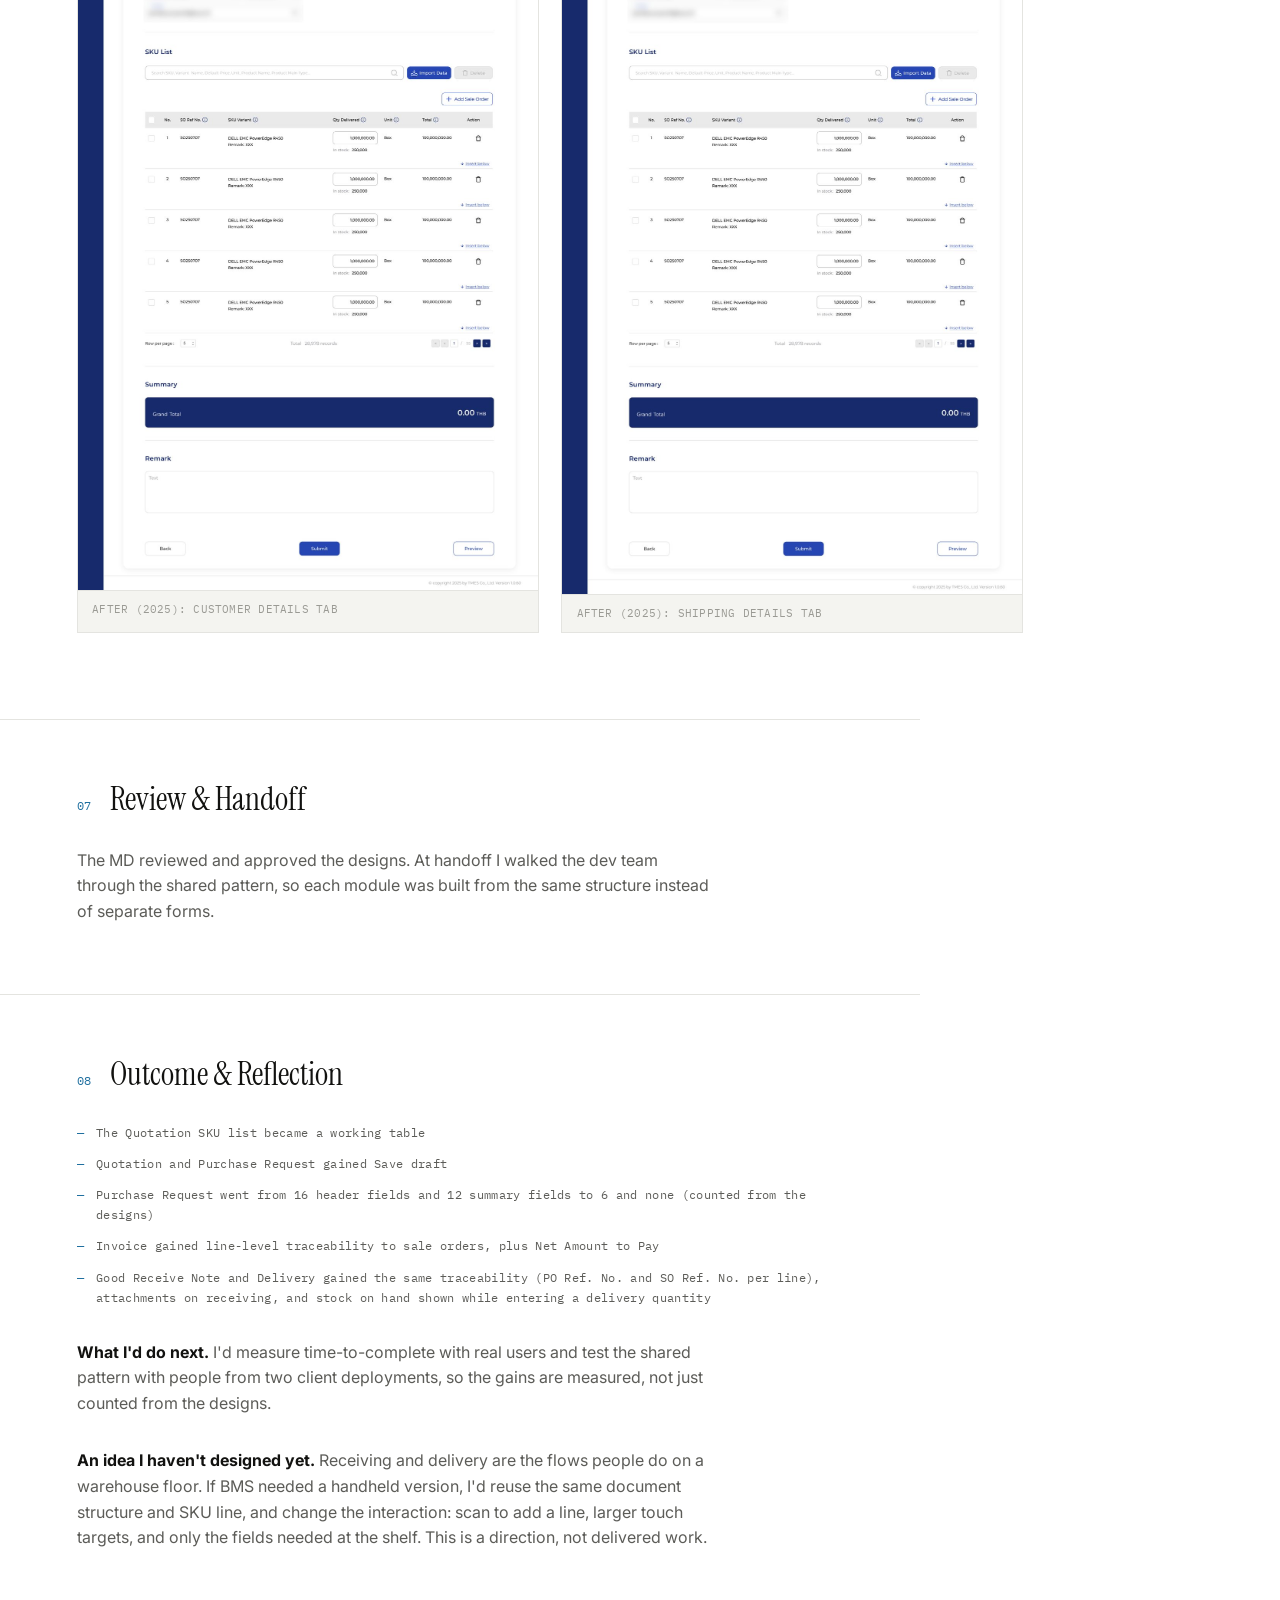
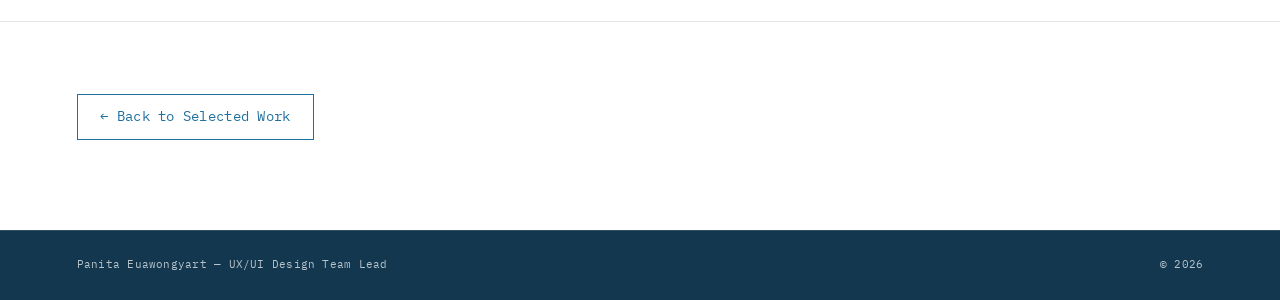
<file: bms.html>
<!DOCTYPE html>
<html lang="en">
<head>
<meta charset="UTF-8">
<meta name="viewport" content="width=device-width, initial-scale=1.0">
<title>BMS · Transaction Redesign — Tanggwa</title>
<meta name="description" content="Case study: redesigning the core transaction flows (Quotation, Purchase Request, Invoice, Good Receive Note, Delivery) across BMS client deployments.">
<link rel="preconnect" href="https://fonts.googleapis.com">
<link rel="preconnect" href="https://fonts.gstatic.com" crossorigin>
<link href="https://fonts.googleapis.com/css2?family=Instrument+Serif:ital@0;1&family=IBM+Plex+Mono:wght@400;500&family=Inter:wght@400;500;600&display=swap" rel="stylesheet">
<link rel="stylesheet" href="styles.css">
</head>
<body>

<div class="grain"></div>

<header class="site-header">
  <a href="index.html" class="mark">Panita Portfolio</a>
  <nav>
    <a href="index.html#work">Work</a>
    <a href="index.html#about">About</a>
    <a href="index.html#resume">Resume</a>
    <a href="index.html#contact">Contact</a>
  </nav>
</header>

<main id="top">

  <!-- 01 OVERVIEW -->
  <section class="hero cs-hero">
    <a href="index.html#bms" class="back-link mono">← Back to work</a>
    <p class="eyebrow mono">Case Study — 01</p>
    <h1>BMS <em>Transaction</em><br>Redesign</h1>
    <p class="hero-sub">Five of BMS's core document flows, rebuilt from a one-line brief into a shared pattern every client deployment now inherits.</p>
    <div class="cs-meta mono">
      <div><span class="cs-meta-label">Role</span><span>UX/UI Design Team Lead</span></div>
      <div><span class="cs-meta-label">Scope</span><span>5 modules · shared flow pattern</span></div>
      <div><span class="cs-meta-label">Constraint</span><span>Shipped across multiple client deployments</span></div>
      <div><span class="cs-meta-label">Year</span><span>2025</span></div>
    </div>
    <nav class="cs-steps mono" aria-label="Process">
      <a href="#brief">Brief</a><a href="#audit">Audit</a><a href="#principles">Principles</a><a href="#pattern">Pattern</a><a href="#compare">Before / After</a><a href="#handoff">Handoff</a><a href="#outcome">Outcome</a>
    </nav>
  </section>

  <!-- 02 BRIEF -->
  <section class="cs-block" id="brief">
    <div class="cs-compare-head">
      <span class="entry-index mono">02</span>
      <h3>Brief</h3>
    </div>
    <p class="cs-text">The MD's ask arrived at business level: improve the visual design, tighten the UX, and shorten the flow. There was no formal spec and no user research attached. Translating that into concrete design decisions was the actual work.</p>
    <p class="cs-text">BMS is a TMES product. This base design ships to client deployments, and TMES re-skins it to each client's own CI, so every decision had to hold up as the foundation each deployment is built from.</p>
    <p class="cs-disclaimer mono">Design shown is TMES's default CI. Company logo is blurred. For each client deployment, TMES re-skins the colors, logo, and branding to the client's own identity.</p>
  </section>

  <!-- 03 AUDIT -->
  <section class="cs-block" id="audit">
    <div class="cs-compare-head">
      <span class="entry-index mono">03</span>
      <h3>Audit</h3>
    </div>
    <p class="cs-text">I walked each existing form screen by screen, separating real business logic from things that were there by habit. Four patterns repeated across the first three forms I audited (Quotation, Purchase Request, Invoice), and Good Receive Note and Delivery showed the same ones.</p>
    <div class="cs-cards">
      <div class="cs-card"><span class="mono">A</span><h4>Dead ends</h4><p>The SKU List was a bare pagination bar with no table. Payment Method and Refer Sale Order / Delivery all read "No available options".</p></div>
      <div class="cs-card"><span class="mono">B</span><h4>Irrelevant fields</h4><p>The Purchase Request carried a full address block, Customer / Tax ID, and sales-style promotion, voucher and bill-discount fields.</p></div>
      <div class="cs-card"><span class="mono">C</span><h4>Missing fields</h4><p>No Requested or Due Date, no attachments, and no way to trace an invoice line back to its sale order.</p></div>
      <div class="cs-card"><span class="mono">D</span><h4>Flat hierarchy</h4><p>One long column, a single status toggle, Grand Total blended into the field list, and a two-button footer.</p></div>
    </div>
  </section>

  <!-- 04 PRINCIPLES -->
  <section class="cs-block" id="principles">
    <div class="cs-compare-head">
      <span class="entry-index mono">04</span>
      <h3>Principles</h3>
    </div>
    <p class="cs-text">With no spec to lean on, I turned the audit into four rules the team could check any screen against.</p>
    <ol class="cs-principles">
      <li><strong>No dead ends.</strong> Every control either works or isn't shown.</li>
      <li><strong>Relevant by default.</strong> Show what the document needs; optional fields sit behind "+ Add More Fields".</li>
      <li><strong>Traceable.</strong> A line item can be followed back to where it came from.</li>
      <li><strong>Save at any point.</strong> Long forms shouldn't be all-or-nothing.</li>
    </ol>
  </section>

  <!-- 05 PATTERN -->
  <section class="cs-block" id="pattern">
    <div class="cs-compare-head">
      <span class="entry-index mono">05</span>
      <h3>Shared Pattern</h3>
    </div>
    <p class="cs-text">The forms ran on the same skeleton with the same problems. Rather than patch each one, I fixed the skeleton once and applied it to every module.</p>
    <div class="cs-cards cs-cards-4">
      <div class="cs-card"><span class="mono">1</span><h4>Header</h4><p>Document title and a status label (a new form starts as Draft).</p></div>
      <div class="cs-card"><span class="mono">2</span><h4>Sectioned body</h4><p>Branch, then party details, then SKU List, then Remark and Summary.</p></div>
      <div class="cs-card"><span class="mono">3</span><h4>One SKU table</h4><p>A single component with a variant per module (QT / PR / INV / GRN / DO).</p></div>
      <div class="cs-card"><span class="mono">4</span><h4>Action bar</h4><p>Back, Submit, Preview. Save draft on Quotation and PR.</p></div>
    </div>
  </section>

  <!-- 06 BEFORE / AFTER -->
  <div id="compare"></div>
  <section class="cs-compare">
    <div class="cs-compare-head">
      <span class="entry-index mono">06 / 01</span>
      <h3>Quotation</h3>
    </div>
    <p class="cs-compare-note">The clearest before and after. The old SKU List was a bare pagination control with no table, no search, and no way to add a line item on screen.</p>
    <div class="cs-compare-images">
      <figure>
        <img src="images/bms/quotation-old.jpg" alt="Old Quotation form: flat single-column layout, full address block, empty SKU List placeholder" loading="lazy">
        <figcaption class="mono">Before</figcaption>
      </figure>
      <figure>
        <img src="images/bms/quotation-new.jpg" alt="New Quotation form: sectioned layout with searchable SKU table, Import Data, and grouped summary" loading="lazy">
        <figcaption class="mono">After</figcaption>
      </figure>
    </div>
    <ul class="cs-changelist mono">
      <li>SKU List goes from a bare pagination bar to a searchable, editable table with Import Data and Insert below (28,978 records across 55 pages)</li>
      <li>Status sits in the header; a new Quotation starts as Draft</li>
      <li>Summary regrouped, with optional fields behind &quot;+ Add More Fields&quot; and a Show Total In Words option</li>
      <li>Save draft and Preview added; the old form only had Cancel and Create New</li>
    </ul>
  </section>

  <section class="cs-compare">
    <div class="cs-compare-head">
      <span class="entry-index mono">06 / 02</span>
      <h3>Purchase Request</h3>
    </div>
    <p class="cs-compare-note">The old form carried sales-style fields a purchase request doesn't need, and left a broken Payment Method field visible. The new one drops what doesn't apply and adds what procurement needs.</p>
    <div class="cs-compare-images">
      <figure>
        <img src="images/bms/pr-old.jpg" alt="Old Purchase Request form: address-heavy layout with a Payment Method field showing no available options" loading="lazy">
        <figcaption class="mono">Before</figcaption>
      </figure>
      <figure>
        <img src="images/bms/pr-new.jpg" alt="New Purchase Request form: Branch Information and Vendor Details sections with Requested Date, Due Date, and photo attachment" loading="lazy">
        <figcaption class="mono">After</figcaption>
      </figure>
    </div>
    <ul class="cs-changelist mono">
      <li>Header fields reduced from 16 to 6; the sales-style discount summary (12 fields) removed</li>
      <li>Dead Payment Method field removed</li>
      <li>Requested Date, Due Date and a photo attachment (JPG / PNG) added</li>
      <li>Save draft and Preview added</li>
    </ul>
  </section>

  <section class="cs-compare">
    <div class="cs-compare-head">
      <span class="entry-index mono">06 / 03</span>
      <h3>Invoice</h3>
    </div>
    <p class="cs-compare-note">The old form couldn't trace a line back to its sale order: both "Refer" dropdowns sat empty. The new form makes that link explicit and separates what is owed from what is withheld.</p>
    <div class="cs-compare-images">
      <figure>
        <img src="images/bms/invoice-old.jpg" alt="Old Invoice form: Refer Sale Order and Refer Delivery No. both showing no available options" loading="lazy">
        <figcaption class="mono">Before</figcaption>
      </figure>
      <figure>
        <img src="images/bms/invoice-new.jpg" alt="New Invoice form: Add Sale Order with SO Ref. per line, and Grand Total called out separately from Withholding Tax and Net Amount to Pay" loading="lazy">
        <figcaption class="mono">After</figcaption>
      </figure>
    </div>
    <ul class="cs-changelist mono">
      <li>The two empty &quot;Refer&quot; dropdowns become an Add Sale Order action with an SO Ref. No. on every line</li>
      <li>Grand Total gets its own highlighted block, with Withholding Tax Amount and Net Amount to Pay beneath it</li>
    </ul>
  </section>

  <section class="cs-compare">
    <div class="cs-compare-head">
      <span class="entry-index mono">06 / 04</span>
      <h3>Good Receive Note</h3>
    </div>
    <p class="cs-compare-note">This is the receiving side of the warehouse: stock coming in against a purchase order. The old Receive Product form showed the same four problems as the others. The purchase order dropdown read &quot;No available options&quot;, and a receiving document carried sales-style discount, promotion and voucher fields. The new form follows the receiving flow: who it came from, what was ordered, what arrived, and the proof.</p>
    <div class="cs-compare-images">
      <figure>
        <img src="images/bms/grn-old.jpg" alt="Old Receive Product form: Purchase Order No. and Payment Method showing no available options, an empty address block, a bare SKU List pagination bar and sales discount fields" loading="lazy">
        <figcaption class="mono">Before (Feb 2024)</figcaption>
      </figure>
      <figure>
        <img src="images/bms/grn-new.jpg" alt="New Good Receive Note form: Branch Information, Vendor Details, searchable SKU table with Add Purchase Order and PO Ref No. per line, attachment upload, Summary with Grand Total, and Save draft, Submit and Preview" loading="lazy">
        <figcaption class="mono">After (2025)</figcaption>
      </figure>
    </div>
    <ul class="cs-changelist mono">
      <li>The empty purchase order dropdown becomes an Add Purchase Order action, with a PO Ref. No. on every line that links back to the order</li>
      <li>The eight-field address block is replaced by a Vendor Details section: pick the vendor and the address, contact, phone and email follow</li>
      <li>The bare SKU List pagination bar becomes a searchable table with Import Data, Qty, Unit, VAT, WHT and Amount per line</li>
      <li>A photo and document attachment area is added, with upload progress, so proof of receipt stays with the document</li>
      <li>The 12-field summary (three kinds of discount, bill discount, VAT, WHT and shipping) becomes five lines and a highlighted Grand Total (counted from the designs)</li>
      <li>Save draft and Preview are added next to Submit; the old form only had Cancel and Create New</li>
    </ul>
    <div class="cs-compare-images single">
      <figure>
        <img src="images/bms/grn-reject.jpg" alt="Good Receive Note in Reject status, showing Reject Date, Reason, Ref DO No., read-only fields and linked PO references" loading="lazy">
        <figcaption class="mono">After: a rejected receipt keeps its reason and reject date on the document</figcaption>
      </figure>
    </div>
  </section>

  <section class="cs-compare">
    <div class="cs-compare-head">
      <span class="entry-index mono">06 / 05</span>
      <h3>Delivery</h3>
    </div>
    <p class="cs-compare-note">This is the outbound side: stock leaving against a sale order. The old form asked for a payment method and payment term on a delivery, and its Sale Order dropdown was empty. The new one splits the work into who it is for and how it ships, and shows what is in stock while the quantity is being entered.</p>
    <div class="cs-compare-images">
      <figure>
        <img src="images/bms/do-old.jpg" alt="Old New Delivery form: Sale Order No. showing no available options, Payment Method and Payment Term, an empty address block and a bare SKU List pagination bar" loading="lazy">
        <figcaption class="mono">Before (Feb 2024)</figcaption>
      </figure>
      <figure>
        <img src="images/bms/do-new.jpg" alt="New Delivery form with Customer Details and Shipping Details tabs, an SKU table with SO Ref. No. and Qty Delivered per line with stock on hand shown, and a Grand Total block" loading="lazy">
        <figcaption class="mono">After (2025): Customer Details tab</figcaption>
      </figure>
    </div>
    <ul class="cs-changelist mono">
      <li>The empty Sale Order dropdown becomes an Add Sale Order action, with an SO Ref. No. on every line</li>
      <li>Payment Method and Payment Term are removed from the delivery; what a delivery needs is split into two tabs, Customer Details and Shipping Details</li>
      <li>Shipping Details holds Delivery Date and Shipping Methods, with rarely used fields behind &quot;+ Add More Fields&quot;</li>
      <li>Each line shows In stock under the Qty Delivered input, so the quantity is entered with stock on hand in view</li>
      <li>The bare SKU List pagination bar becomes a searchable table with Import Data; Grand Total gets its own highlighted block; Preview is added</li>
    </ul>
    <div class="cs-compare-images extra">
      <figure>
        <img src="images/bms/do-new.jpg" alt="New Delivery form on the Customer Details tab" loading="lazy">
        <figcaption class="mono">After (2025): Customer Details tab</figcaption>
      </figure>
      <figure>
        <img src="images/bms/do-ship.jpg" alt="New Delivery form on the Shipping Details tab with Delivery Date, Shipping Methods set to Courier Service and an Add More Fields link" loading="lazy">
        <figcaption class="mono">After (2025): Shipping Details tab</figcaption>
      </figure>
    </div>
  </section>

  <!-- 07 HANDOFF -->
  <section class="cs-block" id="handoff">
    <div class="cs-compare-head">
      <span class="entry-index mono">07</span>
      <h3>Review &amp; Handoff</h3>
    </div>
    <p class="cs-text">The MD reviewed and approved the designs. At handoff I walked the dev team through the shared pattern, so each module was built from the same structure instead of separate forms.</p>
  </section>

  <!-- 08 OUTCOME -->
  <section class="cs-block" id="outcome">
    <div class="cs-compare-head">
      <span class="entry-index mono">08</span>
      <h3>Outcome &amp; Reflection</h3>
    </div>
    <ul class="cs-changelist mono">
      <li>The Quotation SKU list became a working table</li>
      <li>Quotation and Purchase Request gained Save draft</li>
      <li>Purchase Request went from 16 header fields and 12 summary fields to 6 and none (counted from the designs)</li>
      <li>Invoice gained line-level traceability to sale orders, plus Net Amount to Pay</li>
      <li>Good Receive Note and Delivery gained the same traceability (PO Ref. No. and SO Ref. No. per line), attachments on receiving, and stock on hand shown while entering a delivery quantity</li>
    </ul>
    <p class="cs-text cs-reflect"><strong>What I'd do next.</strong> I'd measure time-to-complete with real users and test the shared pattern with people from two client deployments, so the gains are measured, not just counted from the designs.</p>
    <p class="cs-text cs-reflect"><strong>An idea I haven't designed yet.</strong> Receiving and delivery are the flows people do on a warehouse floor. If BMS needed a handheld version, I'd reuse the same document structure and SKU line, and change the interaction: scan to add a line, larger touch targets, and only the fields needed at the shelf. This is a direction, not delivered work.</p>
  </section>

  <!-- NEXT -->
  <section class="cs-next">
    <a href="index.html#work" class="resume-link mono">← Back to Selected Work</a>
  </section>

</main>

<footer class="site-footer mono">
  <span>Panita Euawongyart — UX/UI Design Team Lead</span>
  <span>© <span id="year"></span></span>
</footer>

<script src="script.js"></script>
</body>
</html>
</file>
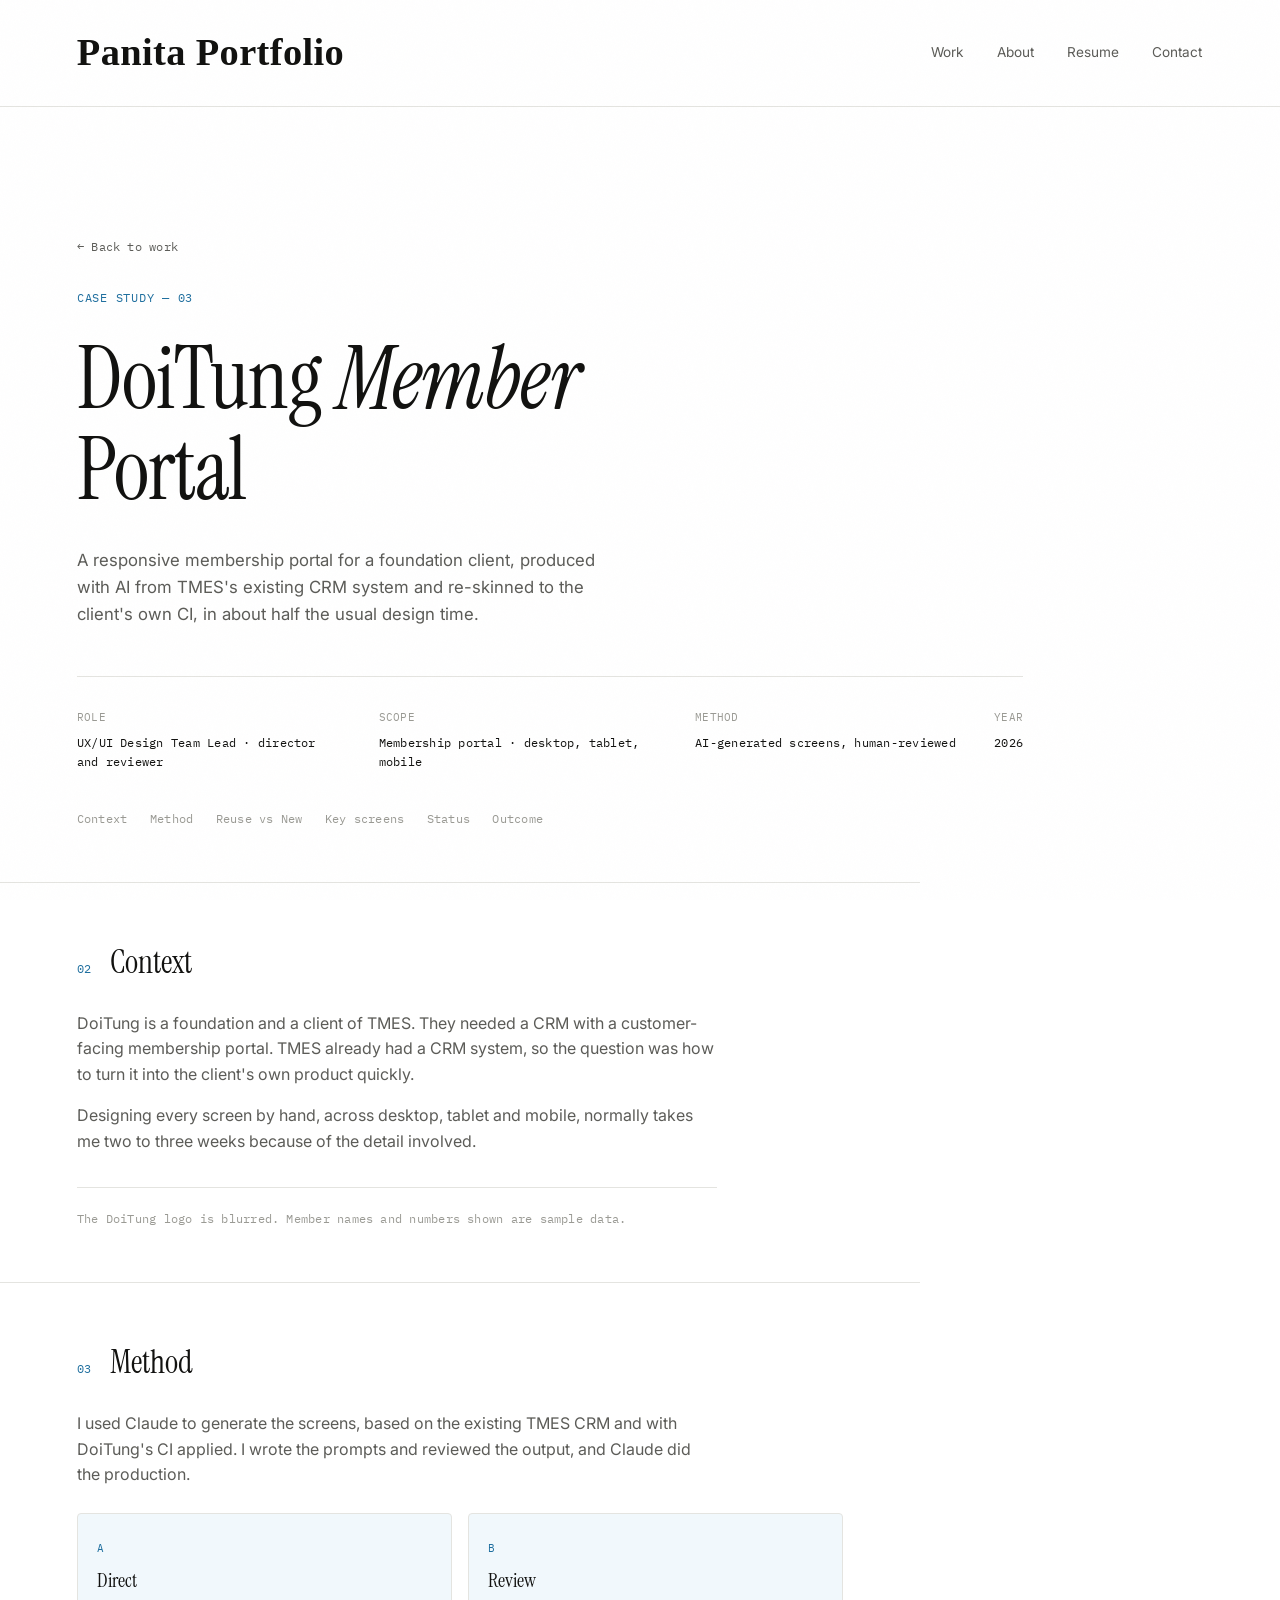
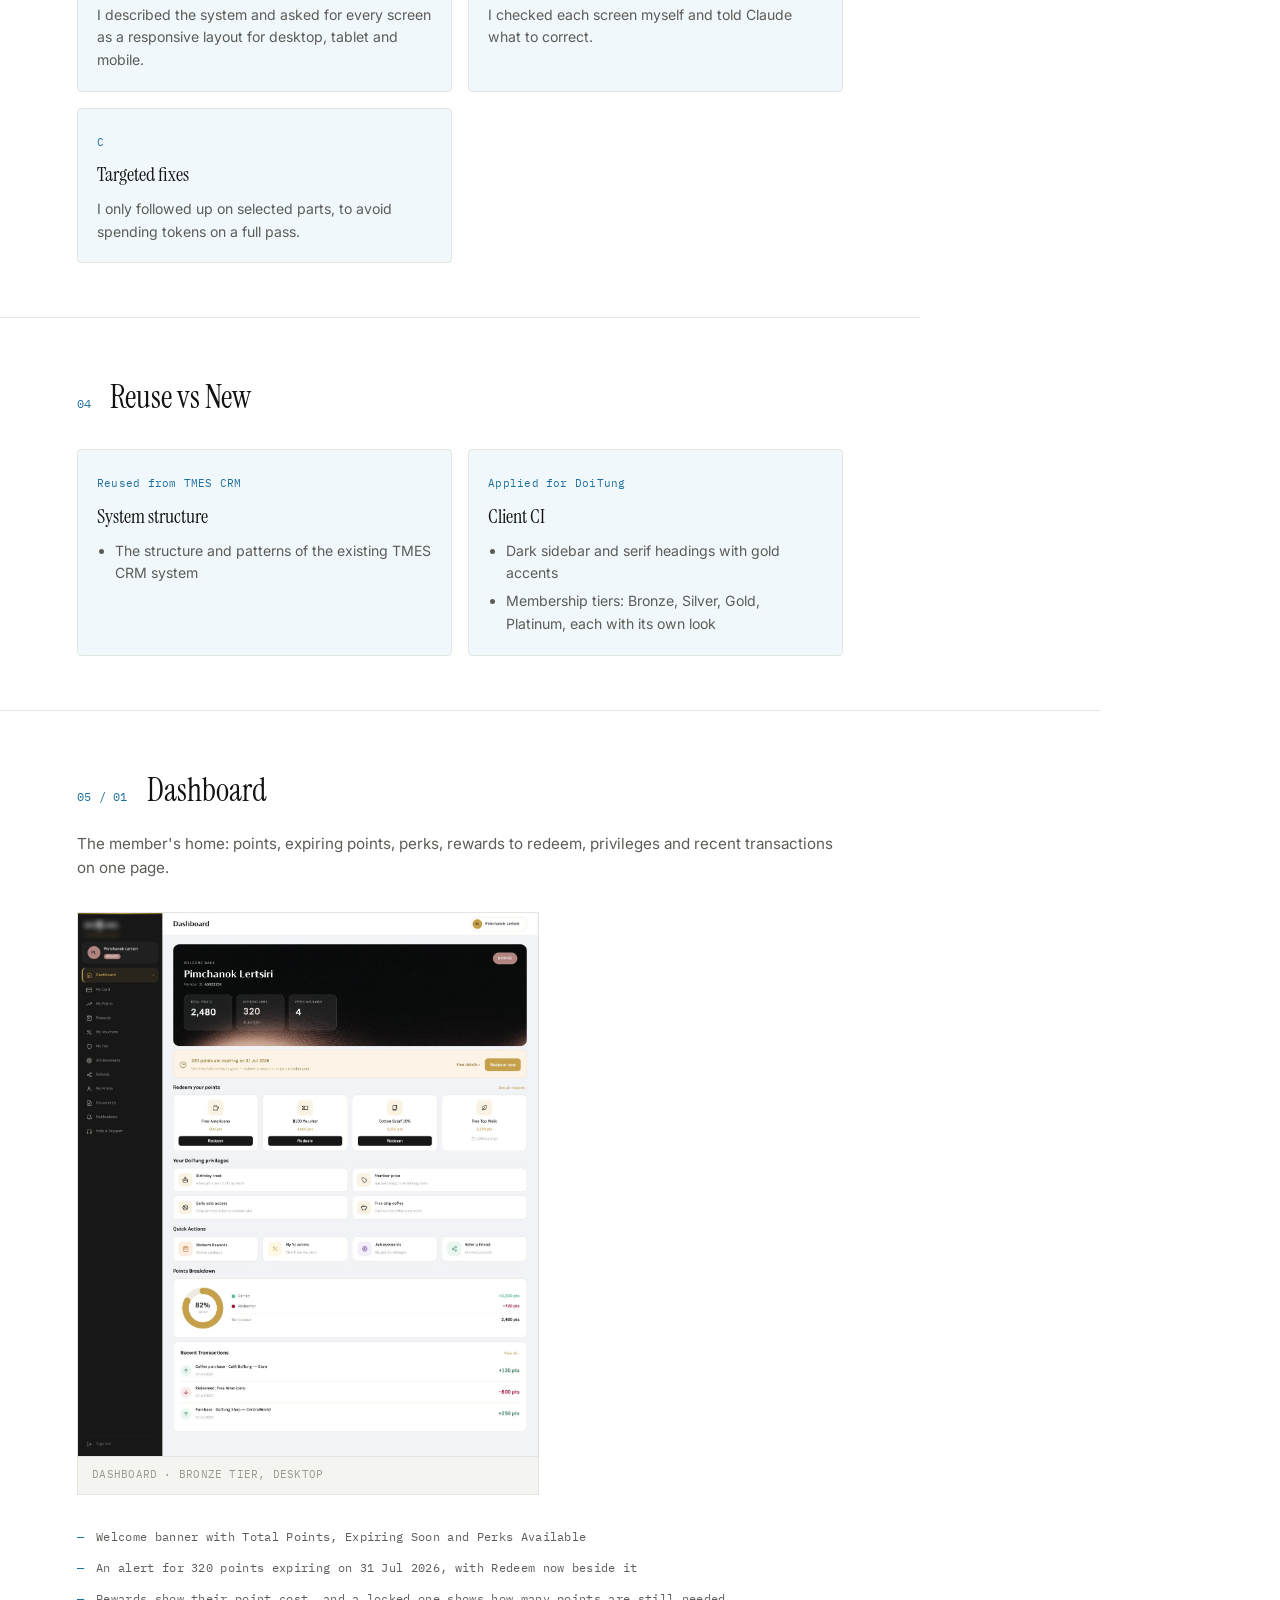
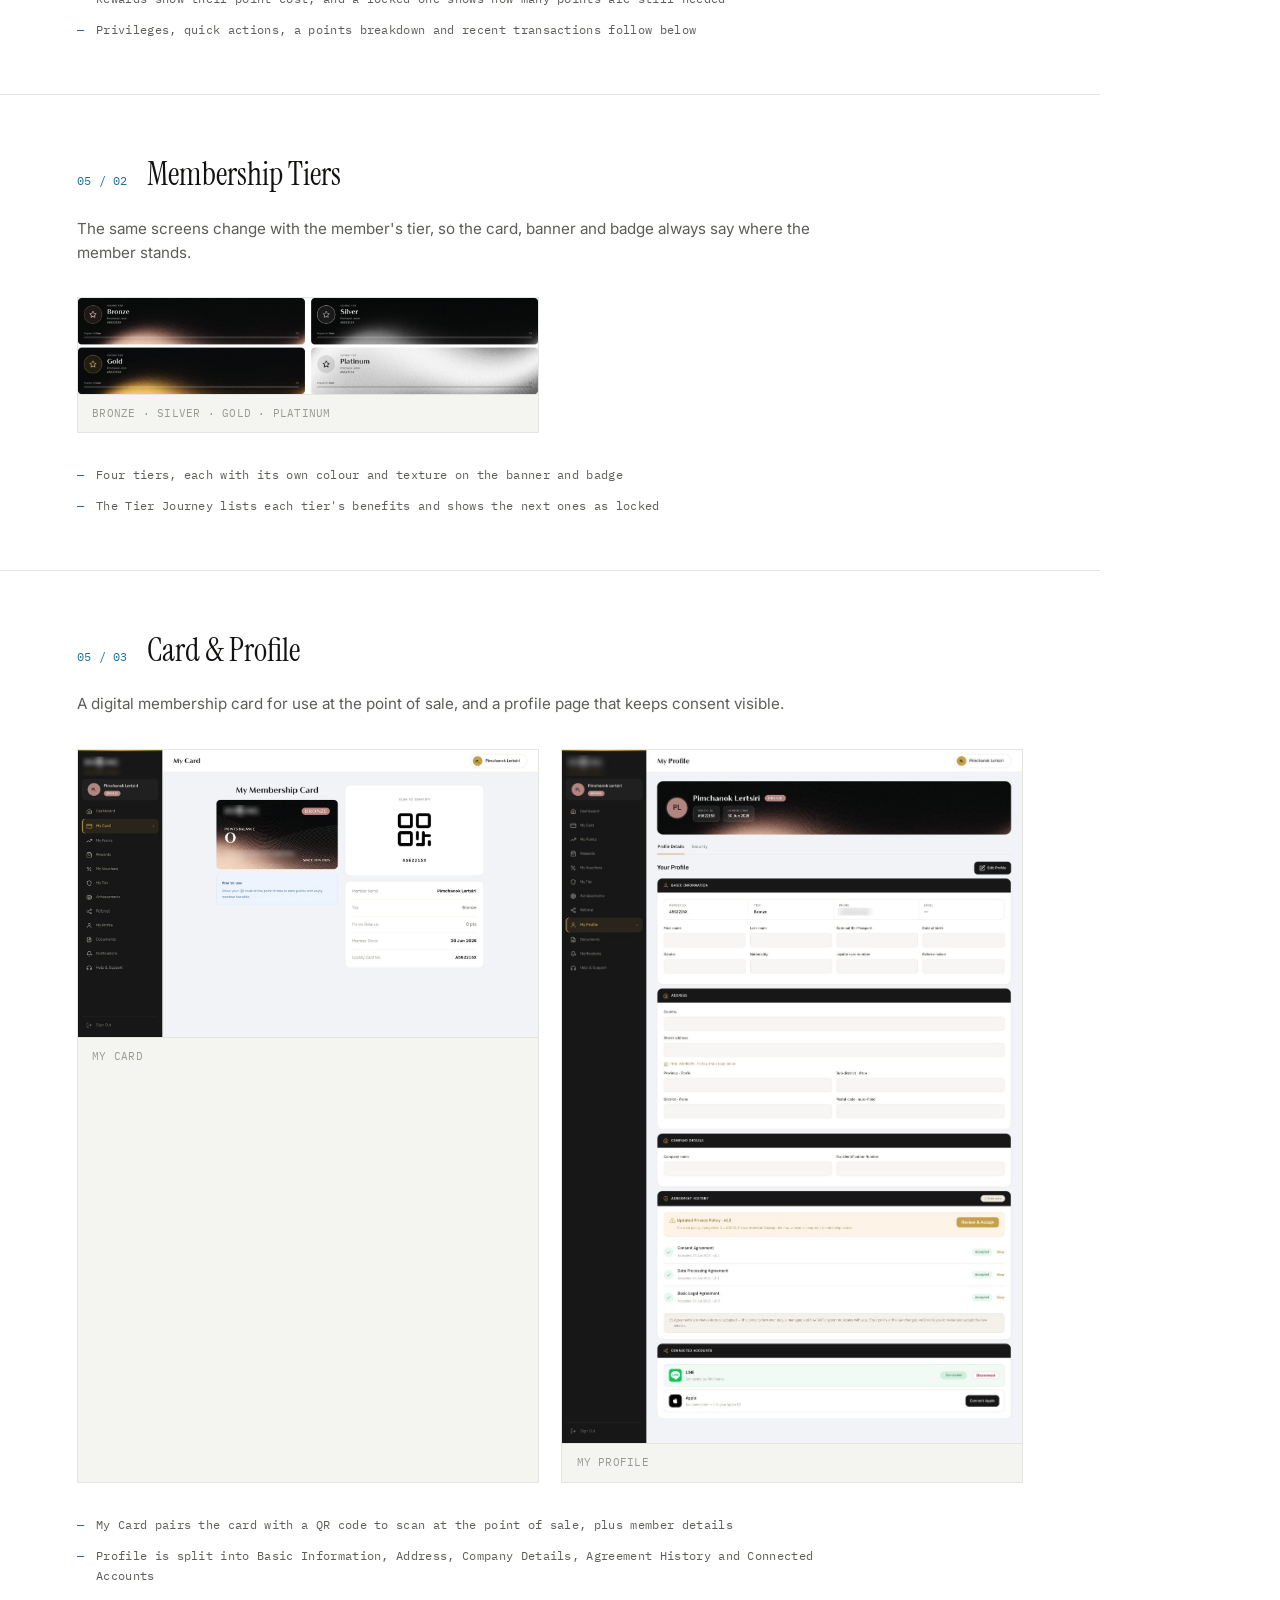
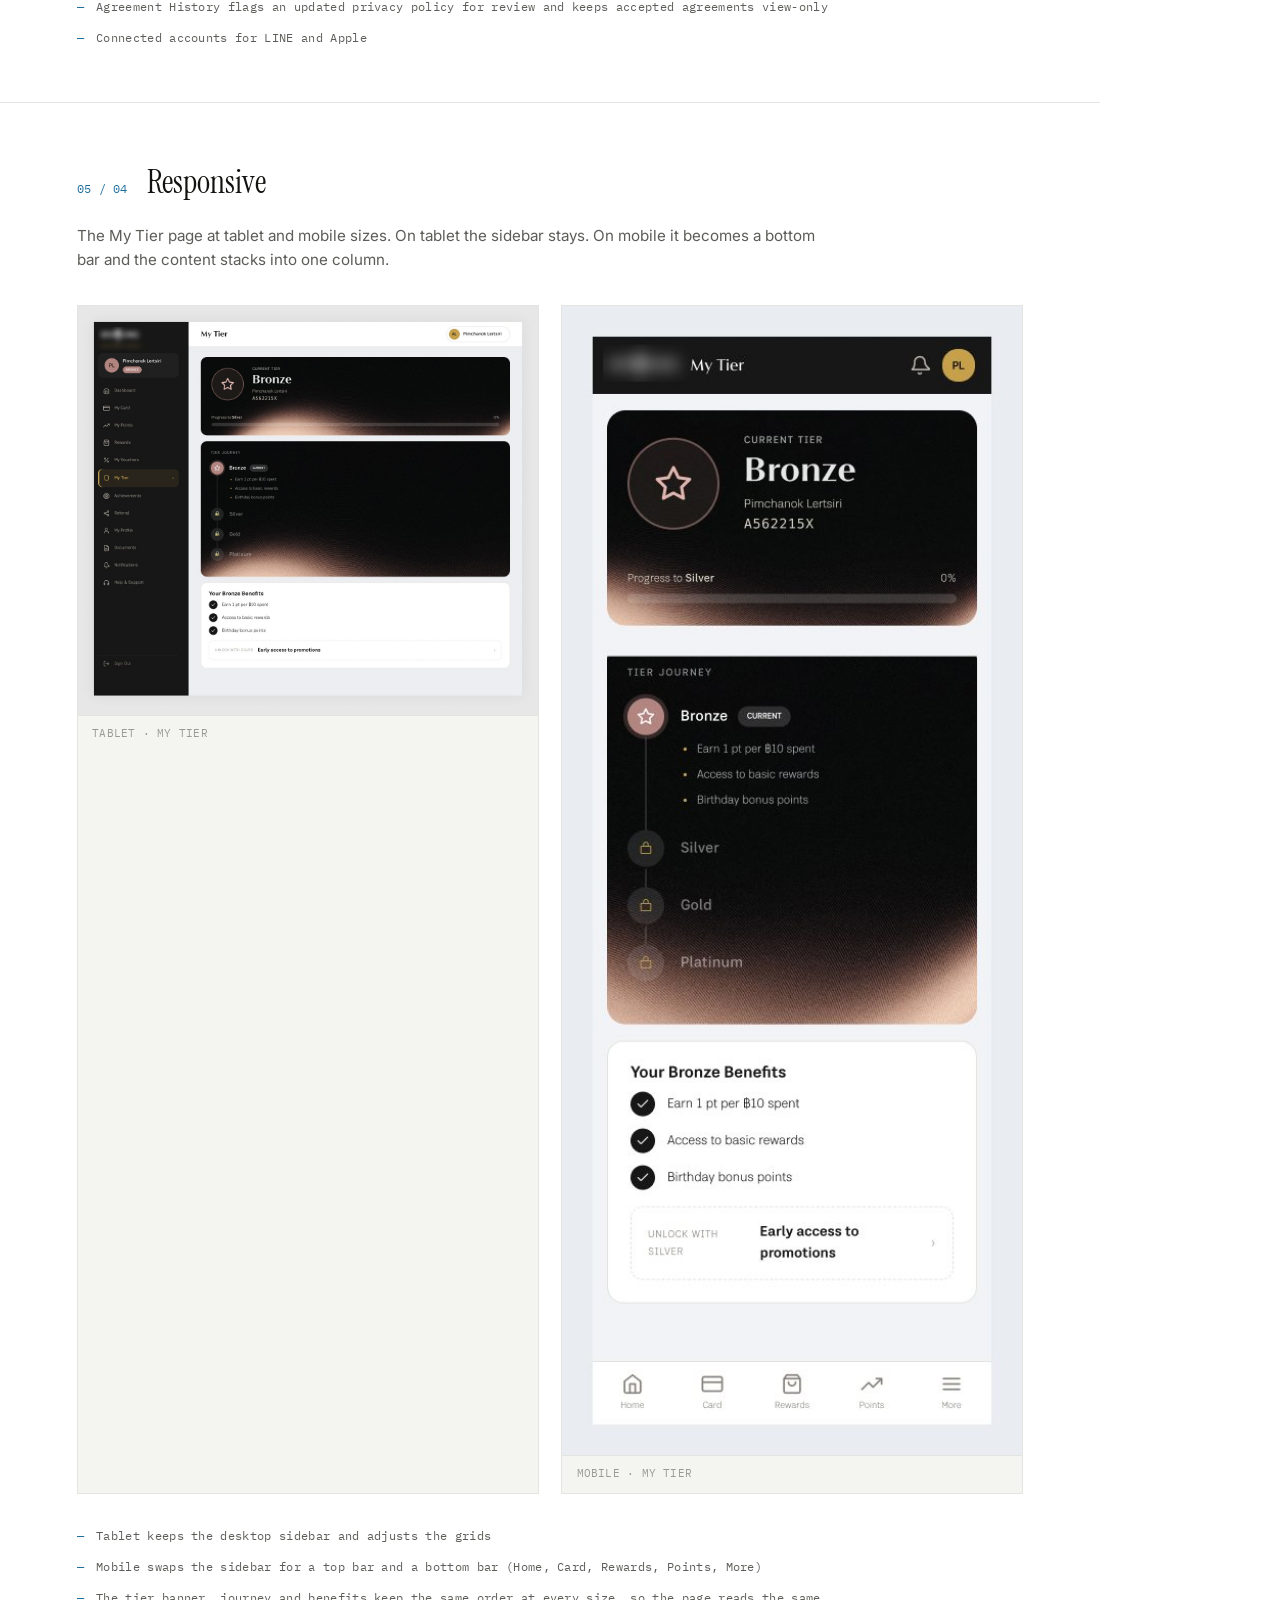
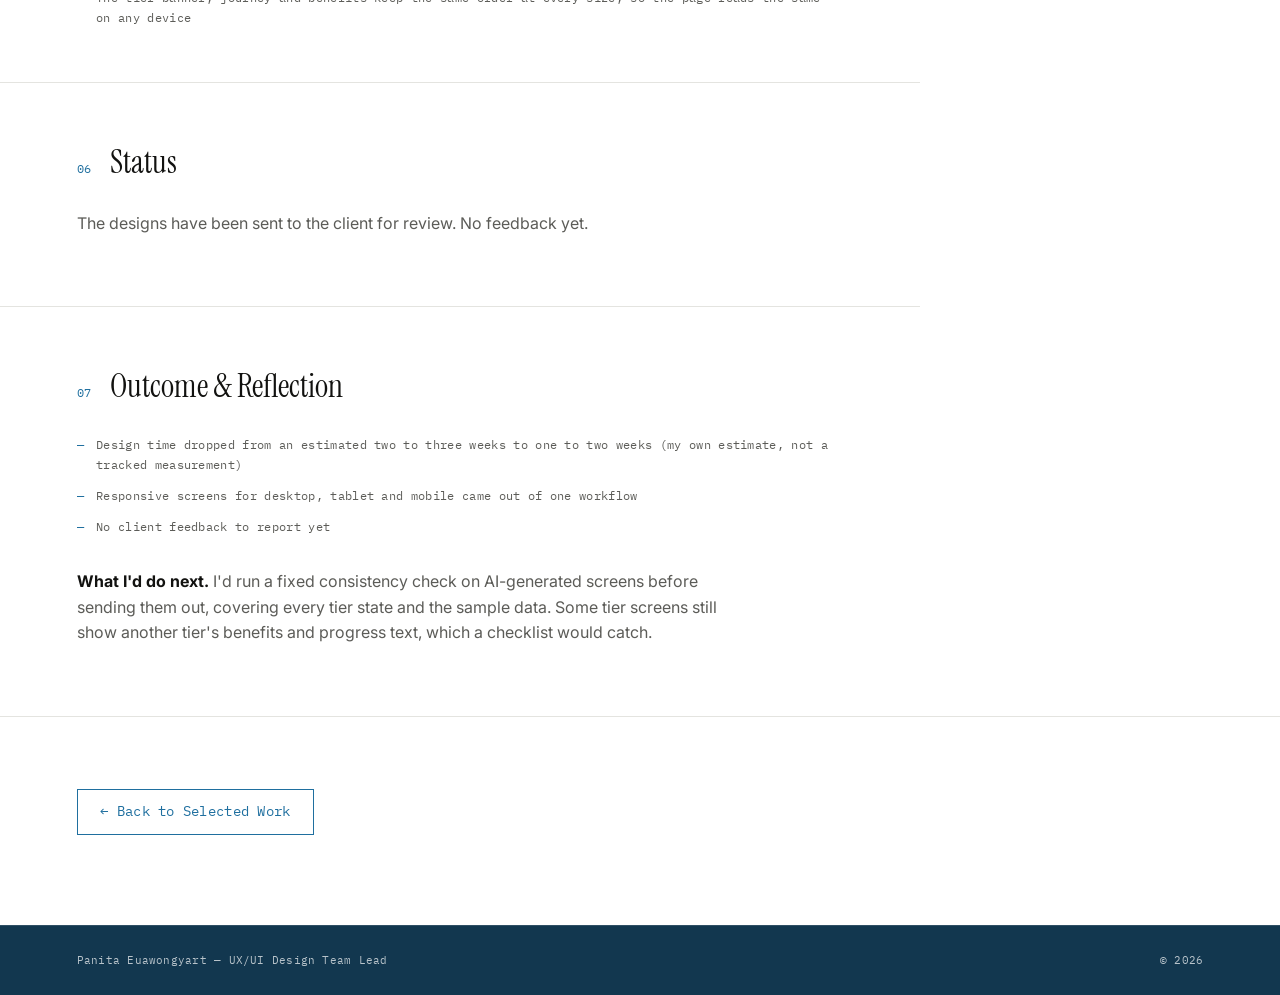
<file: doitung.html>
<!DOCTYPE html>
<html lang="en">
<head>
<meta charset="UTF-8">
<meta name="viewport" content="width=device-width, initial-scale=1.0">
<title>DoiTung · Member Portal — Tanggwa</title>
<meta name="description" content="Case study: using AI to produce a responsive member portal for a foundation, reusing the TMES CRM system with the client's own CI.">
<link rel="preconnect" href="https://fonts.googleapis.com">
<link rel="preconnect" href="https://fonts.gstatic.com" crossorigin>
<link href="https://fonts.googleapis.com/css2?family=Instrument+Serif:ital@0;1&family=IBM+Plex+Mono:wght@400;500&family=Inter:wght@400;500;600&display=swap" rel="stylesheet">
<link rel="stylesheet" href="styles.css">
</head>
<body>

<div class="grain"></div>

<header class="site-header">
  <a href="index.html" class="mark">Panita Portfolio</a>
  <nav>
    <a href="index.html#work">Work</a>
    <a href="index.html#about">About</a>
    <a href="index.html#resume">Resume</a>
    <a href="index.html#contact">Contact</a>
  </nav>
</header>

<main id="top">

  <!-- 01 OVERVIEW -->
  <section class="hero cs-hero">
    <a href="index.html#doitung" class="back-link mono">← Back to work</a>
    <p class="eyebrow mono">Case Study — 03</p>
    <h1>DoiTung <em>Member</em><br>Portal</h1>
    <p class="hero-sub">A responsive membership portal for a foundation client, produced with AI from TMES's existing CRM system and re-skinned to the client's own CI, in about half the usual design time.</p>
    <div class="cs-meta mono">
      <div><span class="cs-meta-label">Role</span><span>UX/UI Design Team Lead · director and reviewer</span></div>
      <div><span class="cs-meta-label">Scope</span><span>Membership portal · desktop, tablet, mobile</span></div>
      <div><span class="cs-meta-label">Method</span><span>AI-generated screens, human-reviewed</span></div>
      <div><span class="cs-meta-label">Year</span><span>2026</span></div>
    </div>
    <nav class="cs-steps mono" aria-label="Process">
      <a href="#context">Context</a><a href="#method">Method</a><a href="#pattern">Reuse vs New</a><a href="#screens">Key screens</a><a href="#handoff">Status</a><a href="#outcome">Outcome</a>
    </nav>
  </section>

  <!-- 02 CONTEXT -->
  <section class="cs-block" id="context">
    <div class="cs-compare-head">
      <span class="entry-index mono">02</span>
      <h3>Context</h3>
    </div>
    <p class="cs-text">DoiTung is a foundation and a client of TMES. They needed a CRM with a customer-facing membership portal. TMES already had a CRM system, so the question was how to turn it into the client's own product quickly.</p>
    <p class="cs-text">Designing every screen by hand, across desktop, tablet and mobile, normally takes me two to three weeks because of the detail involved.</p>
    <p class="cs-disclaimer mono">The DoiTung logo is blurred. Member names and numbers shown are sample data.</p>
  </section>

  <!-- 03 METHOD -->
  <section class="cs-block" id="method">
    <div class="cs-compare-head">
      <span class="entry-index mono">03</span>
      <h3>Method</h3>
    </div>
    <p class="cs-text">I used Claude to generate the screens, based on the existing TMES CRM and with DoiTung's CI applied. I wrote the prompts and reviewed the output, and Claude did the production.</p>
    <div class="cs-cards">
      <div class="cs-card"><span class="mono">A</span><h4>Direct</h4><p>I described the system and asked for every screen as a responsive layout for desktop, tablet and mobile.</p></div>
      <div class="cs-card"><span class="mono">B</span><h4>Review</h4><p>I checked each screen myself and told Claude what to correct.</p></div>
      <div class="cs-card"><span class="mono">C</span><h4>Targeted fixes</h4><p>I only followed up on selected parts, to avoid spending tokens on a full pass.</p></div>
    </div>
  </section>

  <!-- 04 REUSE VS NEW -->
  <section class="cs-block" id="pattern">
    <div class="cs-compare-head">
      <span class="entry-index mono">04</span>
      <h3>Reuse vs New</h3>
    </div>
    <div class="cs-cards">
      <div class="cs-card"><span class="mono">Reused from TMES CRM</span><h4>System structure</h4>
        <ul class="cs-list"><li>The structure and patterns of the existing TMES CRM system</li></ul></div>
      <div class="cs-card"><span class="mono">Applied for DoiTung</span><h4>Client CI</h4>
        <ul class="cs-list"><li>Dark sidebar and serif headings with gold accents</li><li>Membership tiers: Bronze, Silver, Gold, Platinum, each with its own look</li></ul></div>
    </div>
  </section>

  <!-- 05 KEY SCREENS -->
  <div id="screens"></div>
  <section class="cs-compare">
    <div class="cs-compare-head">
      <span class="entry-index mono">05 / 01</span>
      <h3>Dashboard</h3>
    </div>
    <p class="cs-compare-note">The member's home: points, expiring points, perks, rewards to redeem, privileges and recent transactions on one page.</p>
    <div class="cs-compare-images">
      <figure>
        <img src="images/doitung/dashboard.jpg" alt="Member dashboard on desktop: welcome banner with total points, an expiring-points alert, rewards to redeem, privileges, quick actions, points breakdown and recent transactions" loading="lazy">
        <figcaption class="mono">Dashboard · Bronze tier, desktop</figcaption>
      </figure>
    </div>
    <ul class="cs-changelist mono">
      <li>Welcome banner with Total Points, Expiring Soon and Perks Available</li>
      <li>An alert for 320 points expiring on 31 Jul 2026, with Redeem now beside it</li>
      <li>Rewards show their point cost, and a locked one shows how many points are still needed</li>
      <li>Privileges, quick actions, a points breakdown and recent transactions follow below</li>
    </ul>
  </section>

  <section class="cs-compare">
    <div class="cs-compare-head">
      <span class="entry-index mono">05 / 02</span>
      <h3>Membership Tiers</h3>
    </div>
    <p class="cs-compare-note">The same screens change with the member's tier, so the card, banner and badge always say where the member stands.</p>
    <div class="cs-compare-images">
      <figure>
        <img src="images/doitung/tiers.jpg" alt="The My Tier banner shown four times, for Bronze, Silver, Gold and Platinum members, each with its own colour treatment" loading="lazy">
        <figcaption class="mono">Bronze · Silver · Gold · Platinum</figcaption>
      </figure>
    </div>
    <ul class="cs-changelist mono">
      <li>Four tiers, each with its own colour and texture on the banner and badge</li>
      <li>The Tier Journey lists each tier's benefits and shows the next ones as locked</li>
    </ul>
  </section>

  <section class="cs-compare">
    <div class="cs-compare-head">
      <span class="entry-index mono">05 / 03</span>
      <h3>Card &amp; Profile</h3>
    </div>
    <p class="cs-compare-note">A digital membership card for use at the point of sale, and a profile page that keeps consent visible.</p>
    <div class="cs-compare-images">
      <figure>
        <img src="images/doitung/card.jpg" alt="My Card page: membership card, a QR code to scan at the point of sale, and member details" loading="lazy">
        <figcaption class="mono">My Card</figcaption>
      </figure>
      <figure>
        <img src="images/doitung/profile.jpg" alt="My Profile page: basic information, address with Thai province fields, company details, agreement history and connected accounts" loading="lazy">
        <figcaption class="mono">My Profile</figcaption>
      </figure>
    </div>
    <ul class="cs-changelist mono">
      <li>My Card pairs the card with a QR code to scan at the point of sale, plus member details</li>
      <li>Profile is split into Basic Information, Address, Company Details, Agreement History and Connected Accounts</li>
      <li>Agreement History flags an updated privacy policy for review and keeps accepted agreements view-only</li>
      <li>Connected accounts for LINE and Apple</li>
    </ul>
  </section>

  <section class="cs-compare">
    <div class="cs-compare-head">
      <span class="entry-index mono">05 / 04</span>
      <h3>Responsive</h3>
    </div>
    <p class="cs-compare-note">The My Tier page at tablet and mobile sizes. On tablet the sidebar stays. On mobile it becomes a bottom bar and the content stacks into one column.</p>
    <div class="cs-compare-images">
      <figure>
        <img src="images/doitung/tablet.jpg" alt="Tablet My Tier screen: sidebar navigation, a Bronze tier banner, the tier journey and the Bronze benefits" loading="lazy">
        <figcaption class="mono">Tablet · My Tier</figcaption>
      </figure>
      <figure>
        <img src="images/doitung/mobile.jpg" alt="Mobile My Tier screen: a top bar, the tier banner and journey stacked in one column, and a bottom navigation bar with Home, Card, Rewards, Points and More" loading="lazy">
        <figcaption class="mono">Mobile · My Tier</figcaption>
      </figure>
    </div>
    <ul class="cs-changelist mono">
      <li>Tablet keeps the desktop sidebar and adjusts the grids</li>
      <li>Mobile swaps the sidebar for a top bar and a bottom bar (Home, Card, Rewards, Points, More)</li>
      <li>The tier banner, journey and benefits keep the same order at every size, so the page reads the same on any device</li>
    </ul>
  </section>

  <!-- 06 STATUS -->
  <section class="cs-block" id="handoff">
    <div class="cs-compare-head">
      <span class="entry-index mono">06</span>
      <h3>Status</h3>
    </div>
    <p class="cs-text">The designs have been sent to the client for review. No feedback yet.</p>
  </section>

  <!-- 07 OUTCOME -->
  <section class="cs-block" id="outcome">
    <div class="cs-compare-head">
      <span class="entry-index mono">07</span>
      <h3>Outcome &amp; Reflection</h3>
    </div>
    <ul class="cs-changelist mono">
      <li>Design time dropped from an estimated two to three weeks to one to two weeks (my own estimate, not a tracked measurement)</li>
      <li>Responsive screens for desktop, tablet and mobile came out of one workflow</li>
      <li>No client feedback to report yet</li>
    </ul>
    <p class="cs-text cs-reflect"><strong>What I'd do next.</strong> I'd run a fixed consistency check on AI-generated screens before sending them out, covering every tier state and the sample data. Some tier screens still show another tier's benefits and progress text, which a checklist would catch.</p>
  </section>

  <!-- NEXT -->
  <section class="cs-next">
    <a href="index.html#work" class="resume-link mono">← Back to Selected Work</a>
  </section>

</main>

<footer class="site-footer mono">
  <span>Panita Euawongyart — UX/UI Design Team Lead</span>
  <span>© <span id="year"></span></span>
</footer>

<script src="script.js"></script>
</body>
</html>
</file>
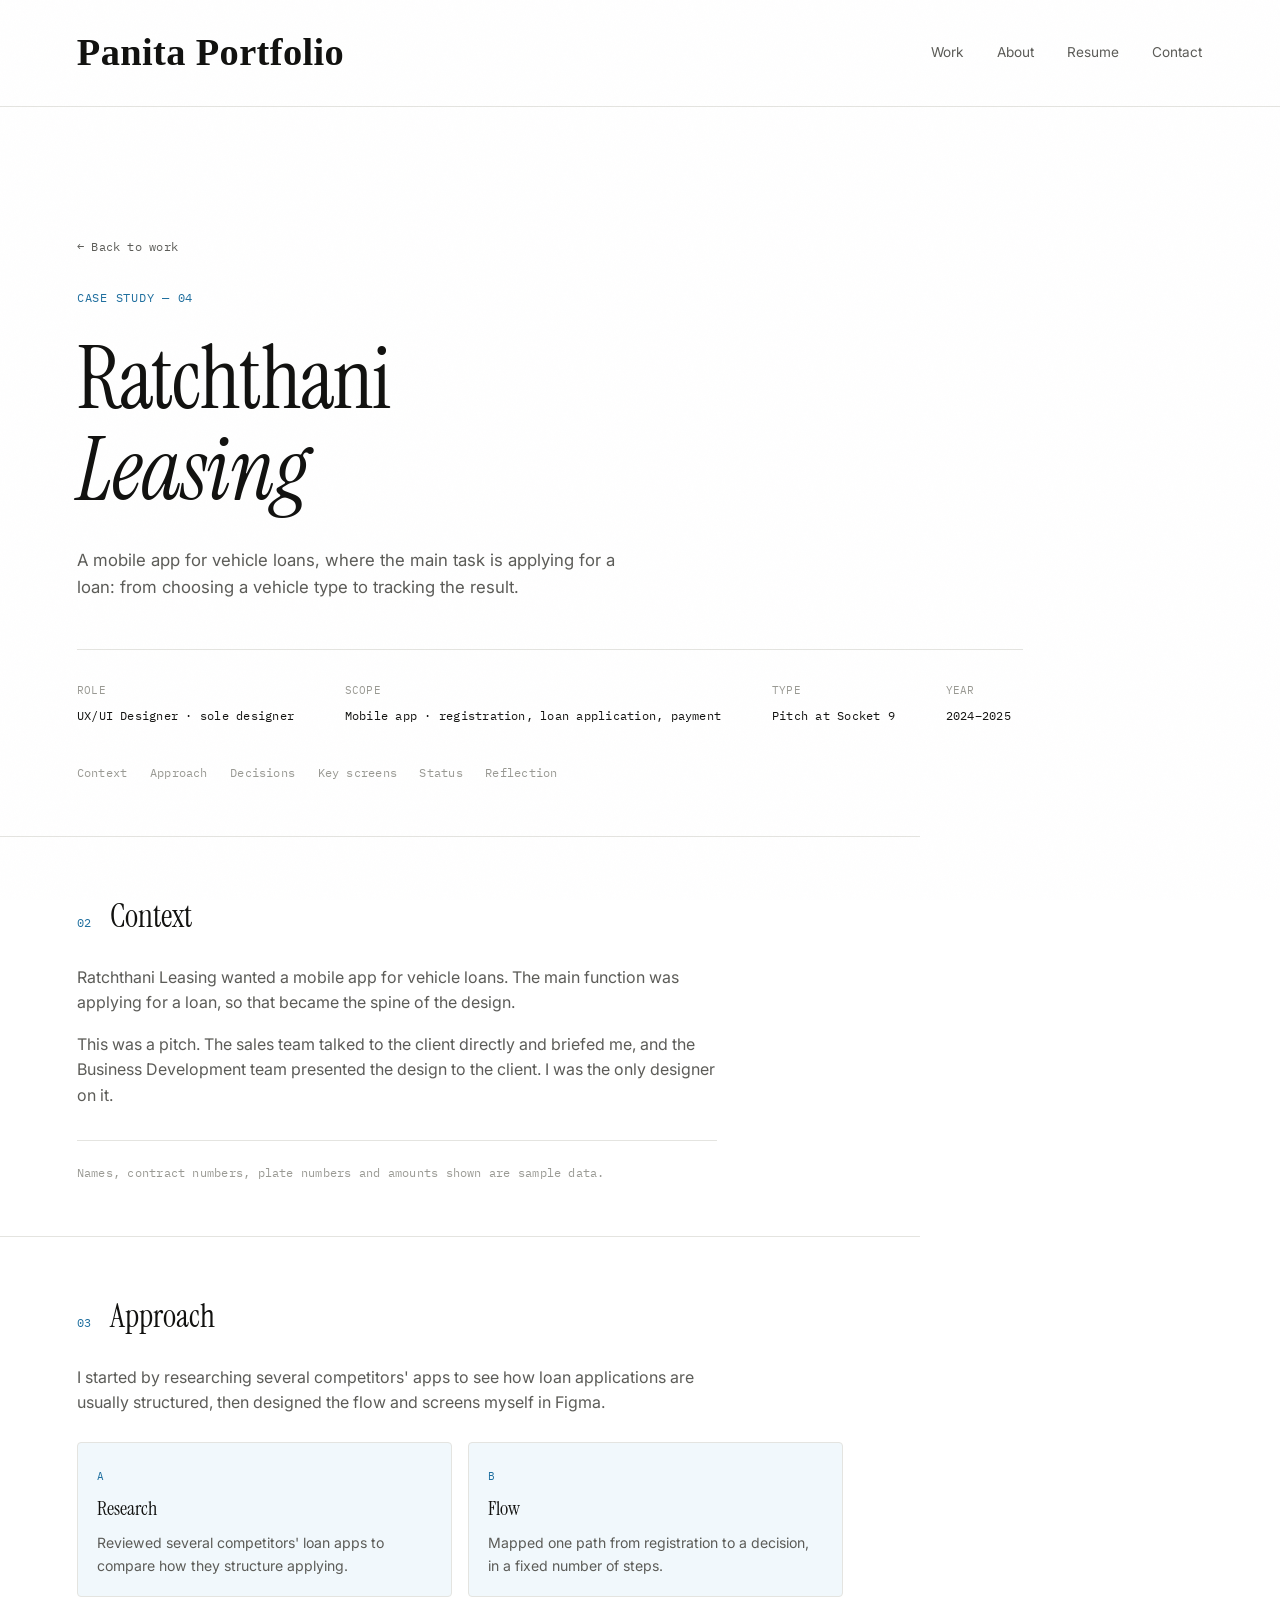
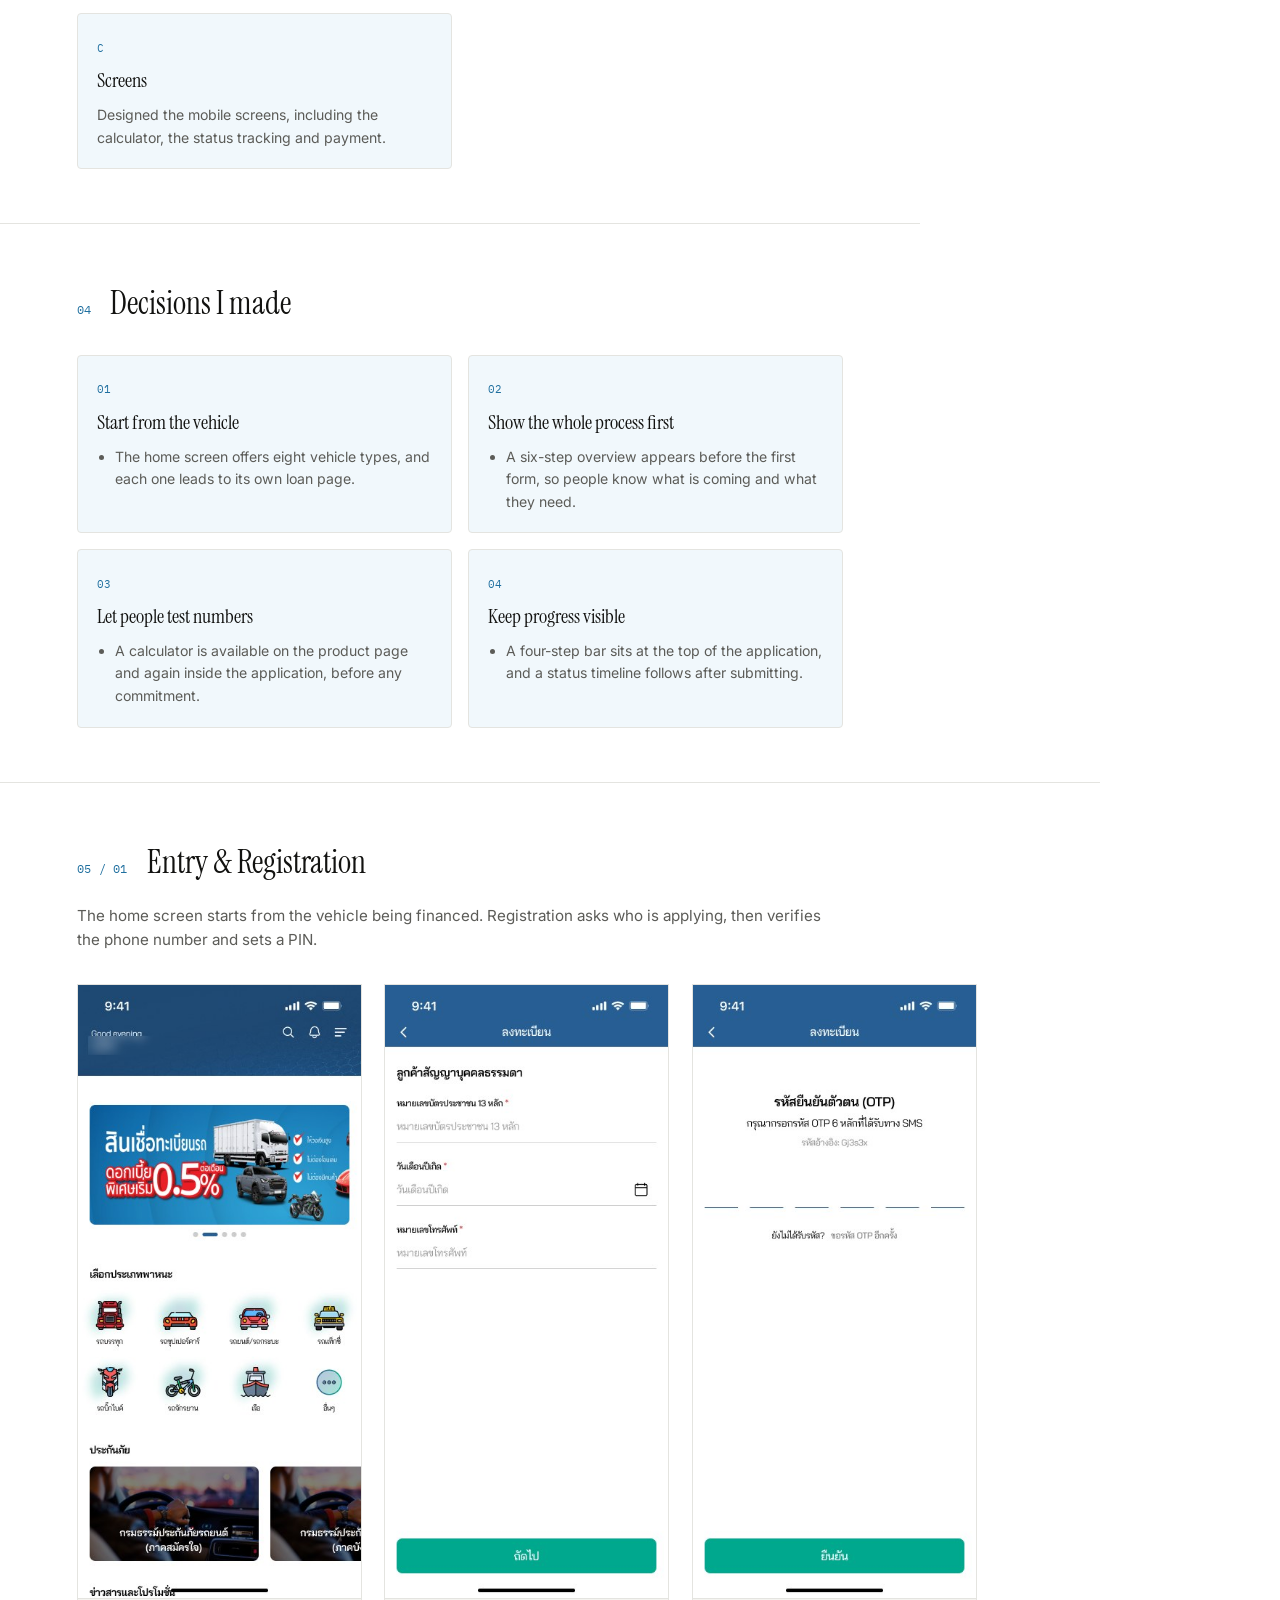
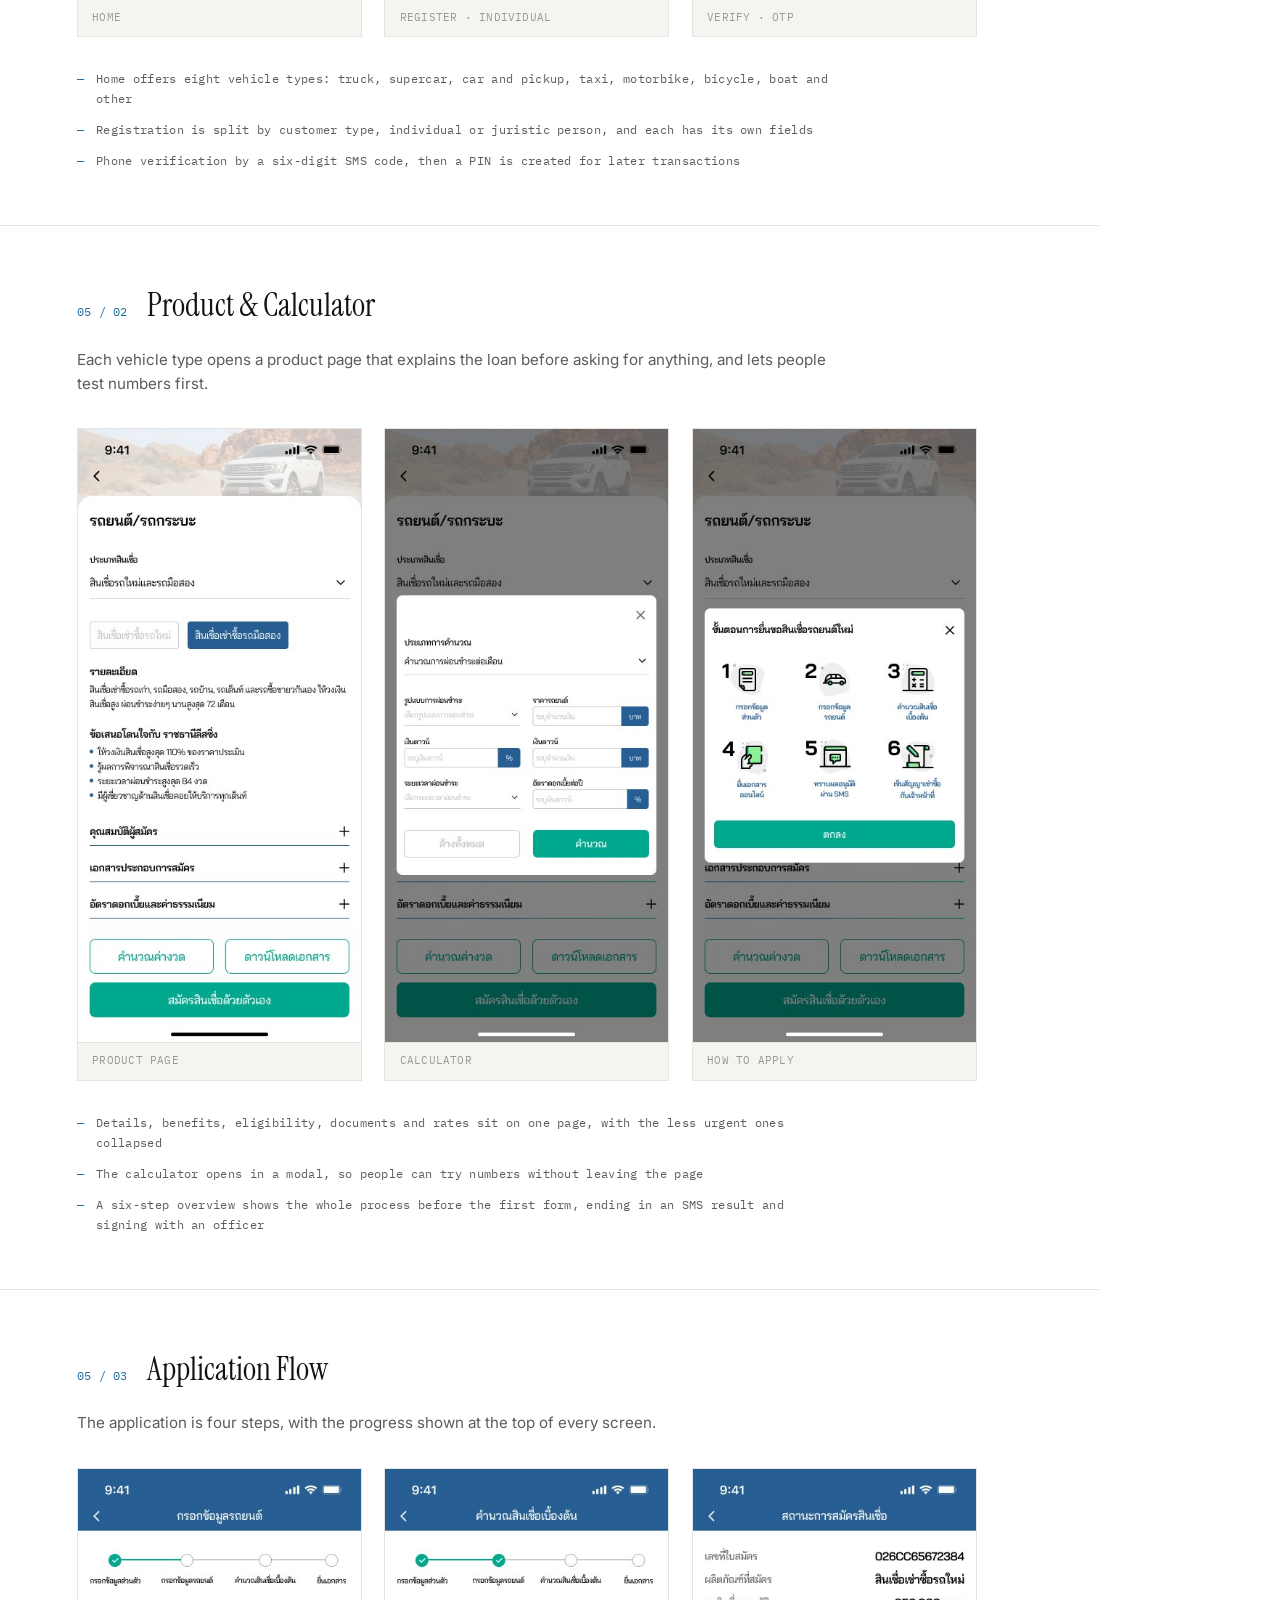
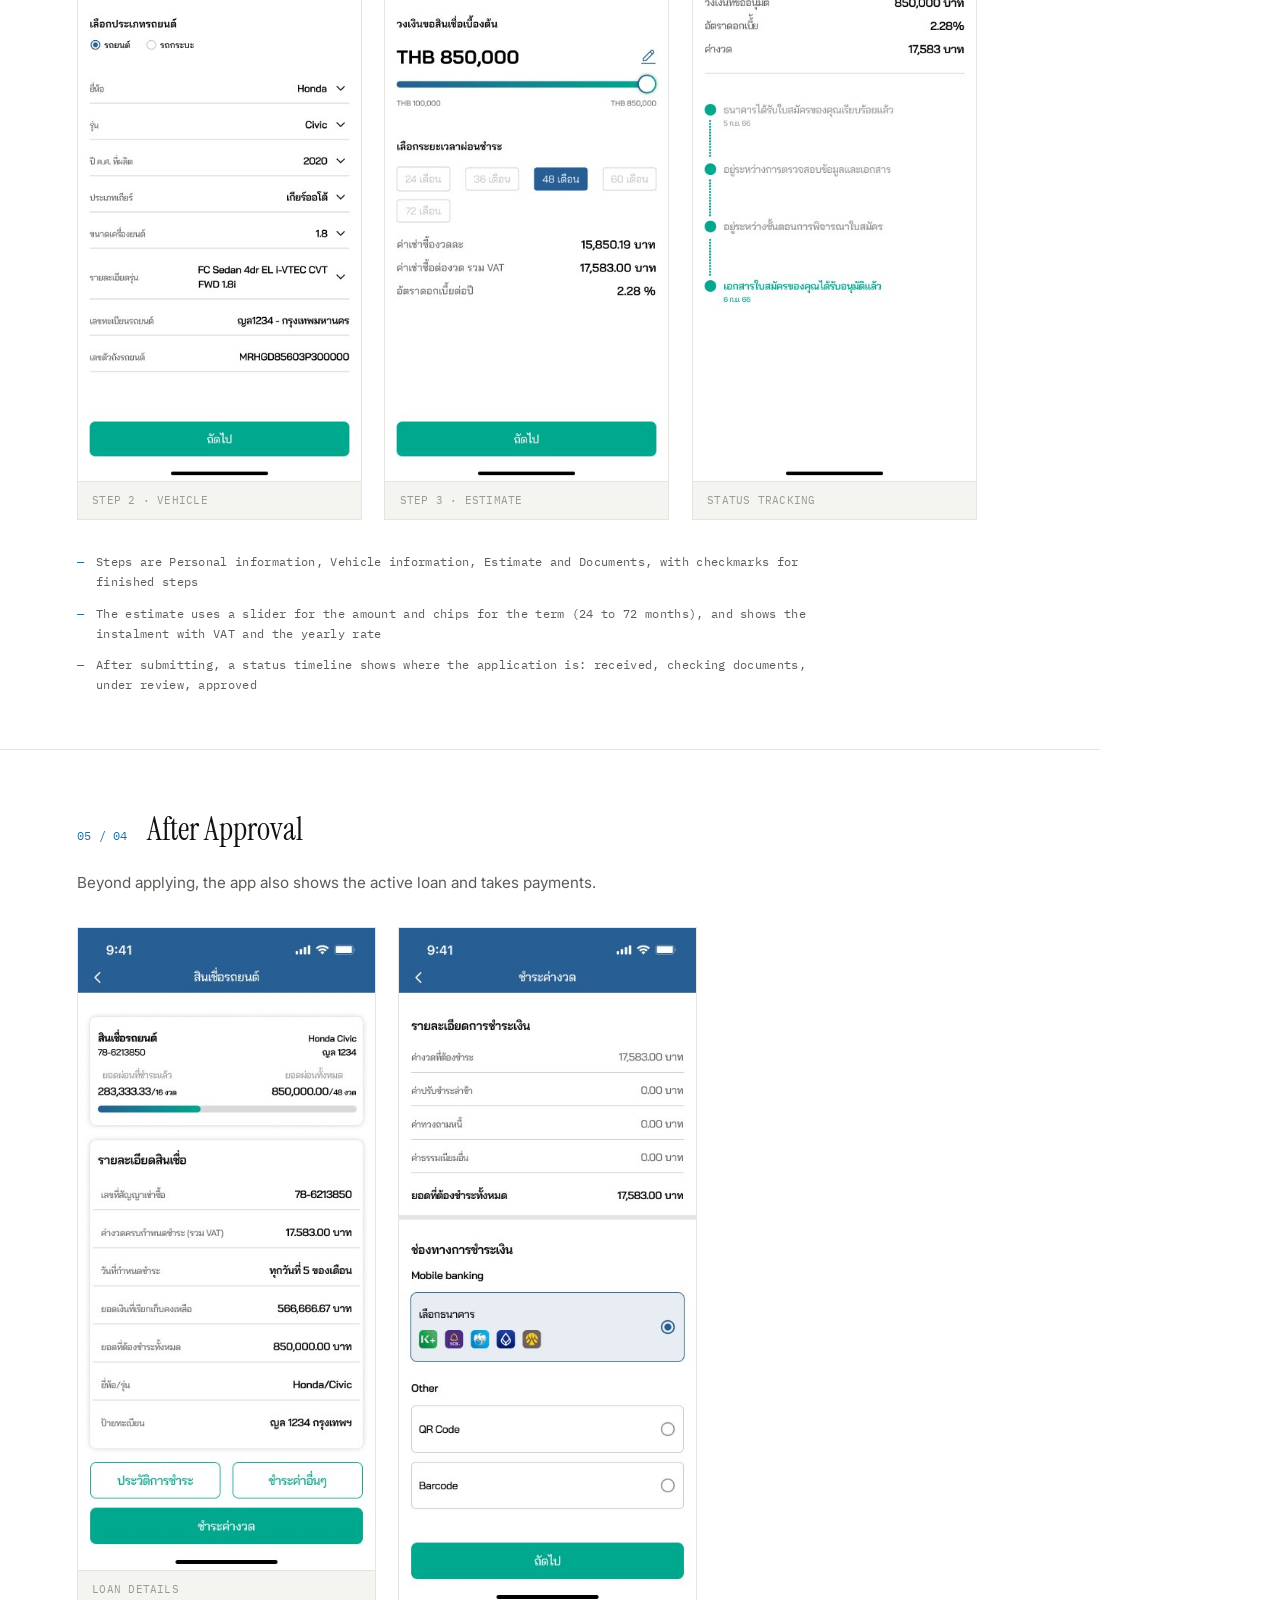
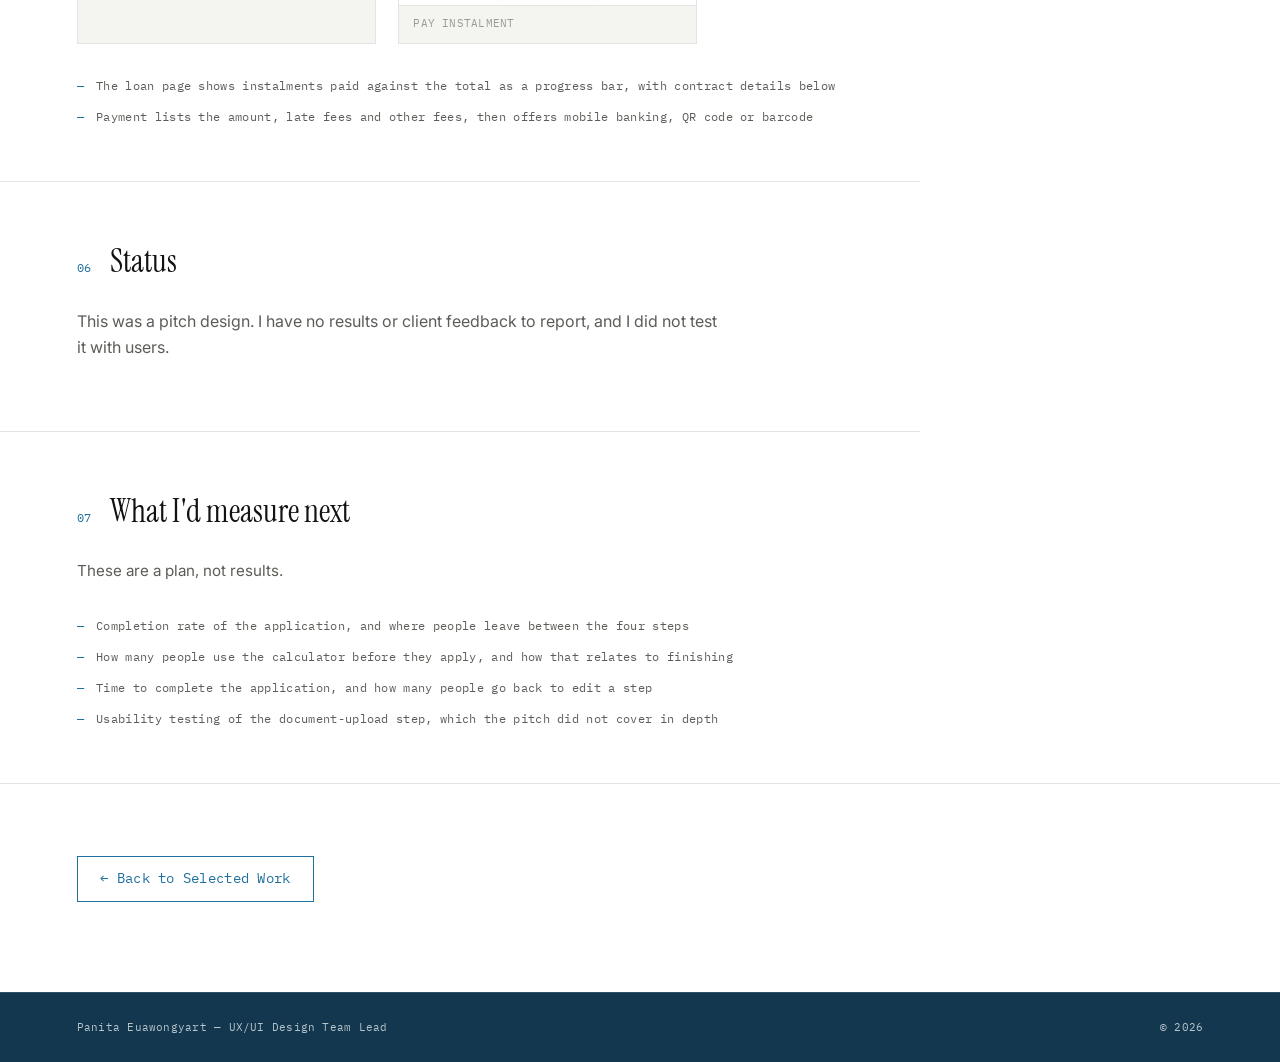
<file: ratchthani.html>
<!DOCTYPE html>
<html lang="en">
<head>
<meta charset="UTF-8">
<meta name="viewport" content="width=device-width, initial-scale=1.0">
<title>Ratchthani Leasing — Tanggwa</title>
<meta name="description" content="Case study: a mobile app for vehicle loan applications, designed as a pitch at Socket 9.">
<link rel="preconnect" href="https://fonts.googleapis.com">
<link rel="preconnect" href="https://fonts.gstatic.com" crossorigin>
<link href="https://fonts.googleapis.com/css2?family=Instrument+Serif:ital@0;1&family=IBM+Plex+Mono:wght@400;500&family=Inter:wght@400;500;600&display=swap" rel="stylesheet">
<link rel="stylesheet" href="styles.css">
</head>
<body>

<div class="grain"></div>

<header class="site-header">
  <a href="index.html" class="mark">Panita Portfolio</a>
  <nav>
    <a href="index.html#work">Work</a>
    <a href="index.html#about">About</a>
    <a href="index.html#resume">Resume</a>
    <a href="index.html#contact">Contact</a>
  </nav>
</header>

<main id="top">

  <!-- 01 OVERVIEW -->
  <section class="hero cs-hero">
    <a href="index.html#work" class="back-link mono">← Back to work</a>
    <p class="eyebrow mono">Case Study — 04</p>
    <h1>Ratchthani<br><em>Leasing</em></h1>
    <p class="hero-sub">A mobile app for vehicle loans, where the main task is applying for a loan: from choosing a vehicle type to tracking the result.</p>
    <div class="cs-meta mono">
      <div><span class="cs-meta-label">Role</span><span>UX/UI Designer · sole designer</span></div>
      <div><span class="cs-meta-label">Scope</span><span>Mobile app · registration, loan application, payment</span></div>
      <div><span class="cs-meta-label">Type</span><span>Pitch at Socket 9</span></div>
      <div><span class="cs-meta-label">Year</span><span>2024–2025</span></div>
    </div>
    <nav class="cs-steps mono" aria-label="Process">
      <a href="#context">Context</a><a href="#approach">Approach</a><a href="#decisions">Decisions</a><a href="#screens">Key screens</a><a href="#status">Status</a><a href="#reflect">Reflection</a>
    </nav>
  </section>

  <!-- 02 CONTEXT -->
  <section class="cs-block" id="context">
    <div class="cs-compare-head">
      <span class="entry-index mono">02</span>
      <h3>Context</h3>
    </div>
    <p class="cs-text">Ratchthani Leasing wanted a mobile app for vehicle loans. The main function was applying for a loan, so that became the spine of the design.</p>
    <p class="cs-text">This was a pitch. The sales team talked to the client directly and briefed me, and the Business Development team presented the design to the client. I was the only designer on it.</p>
    <p class="cs-disclaimer mono">Names, contract numbers, plate numbers and amounts shown are sample data.</p>
  </section>

  <!-- 03 APPROACH -->
  <section class="cs-block" id="approach">
    <div class="cs-compare-head">
      <span class="entry-index mono">03</span>
      <h3>Approach</h3>
    </div>
    <p class="cs-text">I started by researching several competitors' apps to see how loan applications are usually structured, then designed the flow and screens myself in Figma.</p>
    <div class="cs-cards">
      <div class="cs-card"><span class="mono">A</span><h4>Research</h4><p>Reviewed several competitors' loan apps to compare how they structure applying.</p></div>
      <div class="cs-card"><span class="mono">B</span><h4>Flow</h4><p>Mapped one path from registration to a decision, in a fixed number of steps.</p></div>
      <div class="cs-card"><span class="mono">C</span><h4>Screens</h4><p>Designed the mobile screens, including the calculator, the status tracking and payment.</p></div>
    </div>
  </section>

  <!-- 04 DECISIONS -->
  <section class="cs-block" id="decisions">
    <div class="cs-compare-head">
      <span class="entry-index mono">04</span>
      <h3>Decisions I made</h3>
    </div>
    <div class="cs-cards">
      <div class="cs-card"><span class="mono">01</span><h4>Start from the vehicle</h4>
        <ul class="cs-list"><li>The home screen offers eight vehicle types, and each one leads to its own loan page.</li></ul></div>
      <div class="cs-card"><span class="mono">02</span><h4>Show the whole process first</h4>
        <ul class="cs-list"><li>A six-step overview appears before the first form, so people know what is coming and what they need.</li></ul></div>
      <div class="cs-card"><span class="mono">03</span><h4>Let people test numbers</h4>
        <ul class="cs-list"><li>A calculator is available on the product page and again inside the application, before any commitment.</li></ul></div>
      <div class="cs-card"><span class="mono">04</span><h4>Keep progress visible</h4>
        <ul class="cs-list"><li>A four-step bar sits at the top of the application, and a status timeline follows after submitting.</li></ul></div>
    </div>
  </section>

  <!-- 05 KEY SCREENS -->
  <div id="screens"></div>
  <section class="cs-compare">
    <div class="cs-compare-head">
      <span class="entry-index mono">05 / 01</span>
      <h3>Entry &amp; Registration</h3>
    </div>
    <p class="cs-compare-note">The home screen starts from the vehicle being financed. Registration asks who is applying, then verifies the phone number and sets a PIN.</p>
    <div class="cs-phones">
      <figure>
        <img src="images/ratchthani/home.jpg" alt="Home screen: promotional banner, a grid of eight vehicle types, insurance and news" loading="lazy">
        <figcaption class="mono">Home</figcaption>
      </figure>
      <figure>
        <img src="images/ratchthani/reg-type.jpg" alt="Registration form for an individual customer: ID number, date of birth and phone number" loading="lazy">
        <figcaption class="mono">Register · individual</figcaption>
      </figure>
      <figure>
        <img src="images/ratchthani/otp.jpg" alt="OTP screen asking for the six-digit code sent by SMS" loading="lazy">
        <figcaption class="mono">Verify · OTP</figcaption>
      </figure>
    </div>
    <ul class="cs-changelist mono">
      <li>Home offers eight vehicle types: truck, supercar, car and pickup, taxi, motorbike, bicycle, boat and other</li>
      <li>Registration is split by customer type, individual or juristic person, and each has its own fields</li>
      <li>Phone verification by a six-digit SMS code, then a PIN is created for later transactions</li>
    </ul>
  </section>

  <section class="cs-compare">
    <div class="cs-compare-head">
      <span class="entry-index mono">05 / 02</span>
      <h3>Product &amp; Calculator</h3>
    </div>
    <p class="cs-compare-note">Each vehicle type opens a product page that explains the loan before asking for anything, and lets people test numbers first.</p>
    <div class="cs-phones cols-3">
      <figure>
        <img src="images/ratchthani/product.jpg" alt="Loan product page for car and pickup: loan type, details, benefits, expandable sections, calculate and apply buttons" loading="lazy">
        <figcaption class="mono">Product page</figcaption>
      </figure>
      <figure>
        <img src="images/ratchthani/calc.jpg" alt="Calculator modal: type of calculation, instalment type, vehicle price, down payment, term and interest rate" loading="lazy">
        <figcaption class="mono">Calculator</figcaption>
      </figure>
      <figure>
        <img src="images/ratchthani/steps.jpg" alt="Modal listing the six steps of applying for a new vehicle loan" loading="lazy">
        <figcaption class="mono">How to apply</figcaption>
      </figure>
    </div>
    <ul class="cs-changelist mono">
      <li>Details, benefits, eligibility, documents and rates sit on one page, with the less urgent ones collapsed</li>
      <li>The calculator opens in a modal, so people can try numbers without leaving the page</li>
      <li>A six-step overview shows the whole process before the first form, ending in an SMS result and signing with an officer</li>
    </ul>
  </section>

  <section class="cs-compare">
    <div class="cs-compare-head">
      <span class="entry-index mono">05 / 03</span>
      <h3>Application Flow</h3>
    </div>
    <p class="cs-compare-note">The application is four steps, with the progress shown at the top of every screen.</p>
    <div class="cs-phones cols-3">
      <figure>
        <img src="images/ratchthani/vehicle.jpg" alt="Vehicle information form: type, brand, model, year, gearbox, engine size, plate number and chassis number, with a four-step progress bar" loading="lazy">
        <figcaption class="mono">Step 2 · Vehicle</figcaption>
      </figure>
      <figure>
        <img src="images/ratchthani/estimate.jpg" alt="Estimate screen: loan amount slider, term options, monthly instalment and interest rate" loading="lazy">
        <figcaption class="mono">Step 3 · Estimate</figcaption>
      </figure>
      <figure>
        <img src="images/ratchthani/status.jpg" alt="Application status: application details and a four-point timeline ending in approval" loading="lazy">
        <figcaption class="mono">Status tracking</figcaption>
      </figure>
    </div>
    <ul class="cs-changelist mono">
      <li>Steps are Personal information, Vehicle information, Estimate and Documents, with checkmarks for finished steps</li>
      <li>The estimate uses a slider for the amount and chips for the term (24 to 72 months), and shows the instalment with VAT and the yearly rate</li>
      <li>After submitting, a status timeline shows where the application is: received, checking documents, under review, approved</li>
    </ul>
  </section>

  <section class="cs-compare">
    <div class="cs-compare-head">
      <span class="entry-index mono">05 / 04</span>
      <h3>After Approval</h3>
    </div>
    <p class="cs-compare-note">Beyond applying, the app also shows the active loan and takes payments.</p>
    <div class="cs-phones cols-2">
      <figure>
        <img src="images/ratchthani/loan.jpg" alt="Loan details: progress of instalments paid, contract details, due date and remaining balance" loading="lazy">
        <figcaption class="mono">Loan details</figcaption>
      </figure>
      <figure>
        <img src="images/ratchthani/pay.jpg" alt="Payment screen: amount due, fees, and payment options of mobile banking, QR code and barcode" loading="lazy">
        <figcaption class="mono">Pay instalment</figcaption>
      </figure>
    </div>
    <ul class="cs-changelist mono">
      <li>The loan page shows instalments paid against the total as a progress bar, with contract details below</li>
      <li>Payment lists the amount, late fees and other fees, then offers mobile banking, QR code or barcode</li>
    </ul>
  </section>

  <!-- 06 STATUS -->
  <section class="cs-block" id="status">
    <div class="cs-compare-head">
      <span class="entry-index mono">06</span>
      <h3>Status</h3>
    </div>
    <p class="cs-text">This was a pitch design. I have no results or client feedback to report, and I did not test it with users.</p>
  </section>

  <!-- 07 REFLECTION -->
  <section class="cs-block" id="reflect">
    <div class="cs-compare-head">
      <span class="entry-index mono">07</span>
      <h3>What I'd measure next</h3>
    </div>
    <p class="cs-compare-note">These are a plan, not results.</p>
    <ul class="cs-changelist mono">
      <li>Completion rate of the application, and where people leave between the four steps</li>
      <li>How many people use the calculator before they apply, and how that relates to finishing</li>
      <li>Time to complete the application, and how many people go back to edit a step</li>
      <li>Usability testing of the document-upload step, which the pitch did not cover in depth</li>
    </ul>
  </section>

  <!-- NEXT -->
  <section class="cs-next">
    <a href="index.html#work" class="resume-link mono">← Back to Selected Work</a>
  </section>

</main>

<footer class="site-footer mono">
  <span>Panita Euawongyart — UX/UI Design Team Lead</span>
  <span>© <span id="year"></span></span>
</footer>

<script src="script.js"></script>
</body>
</html>
</file>
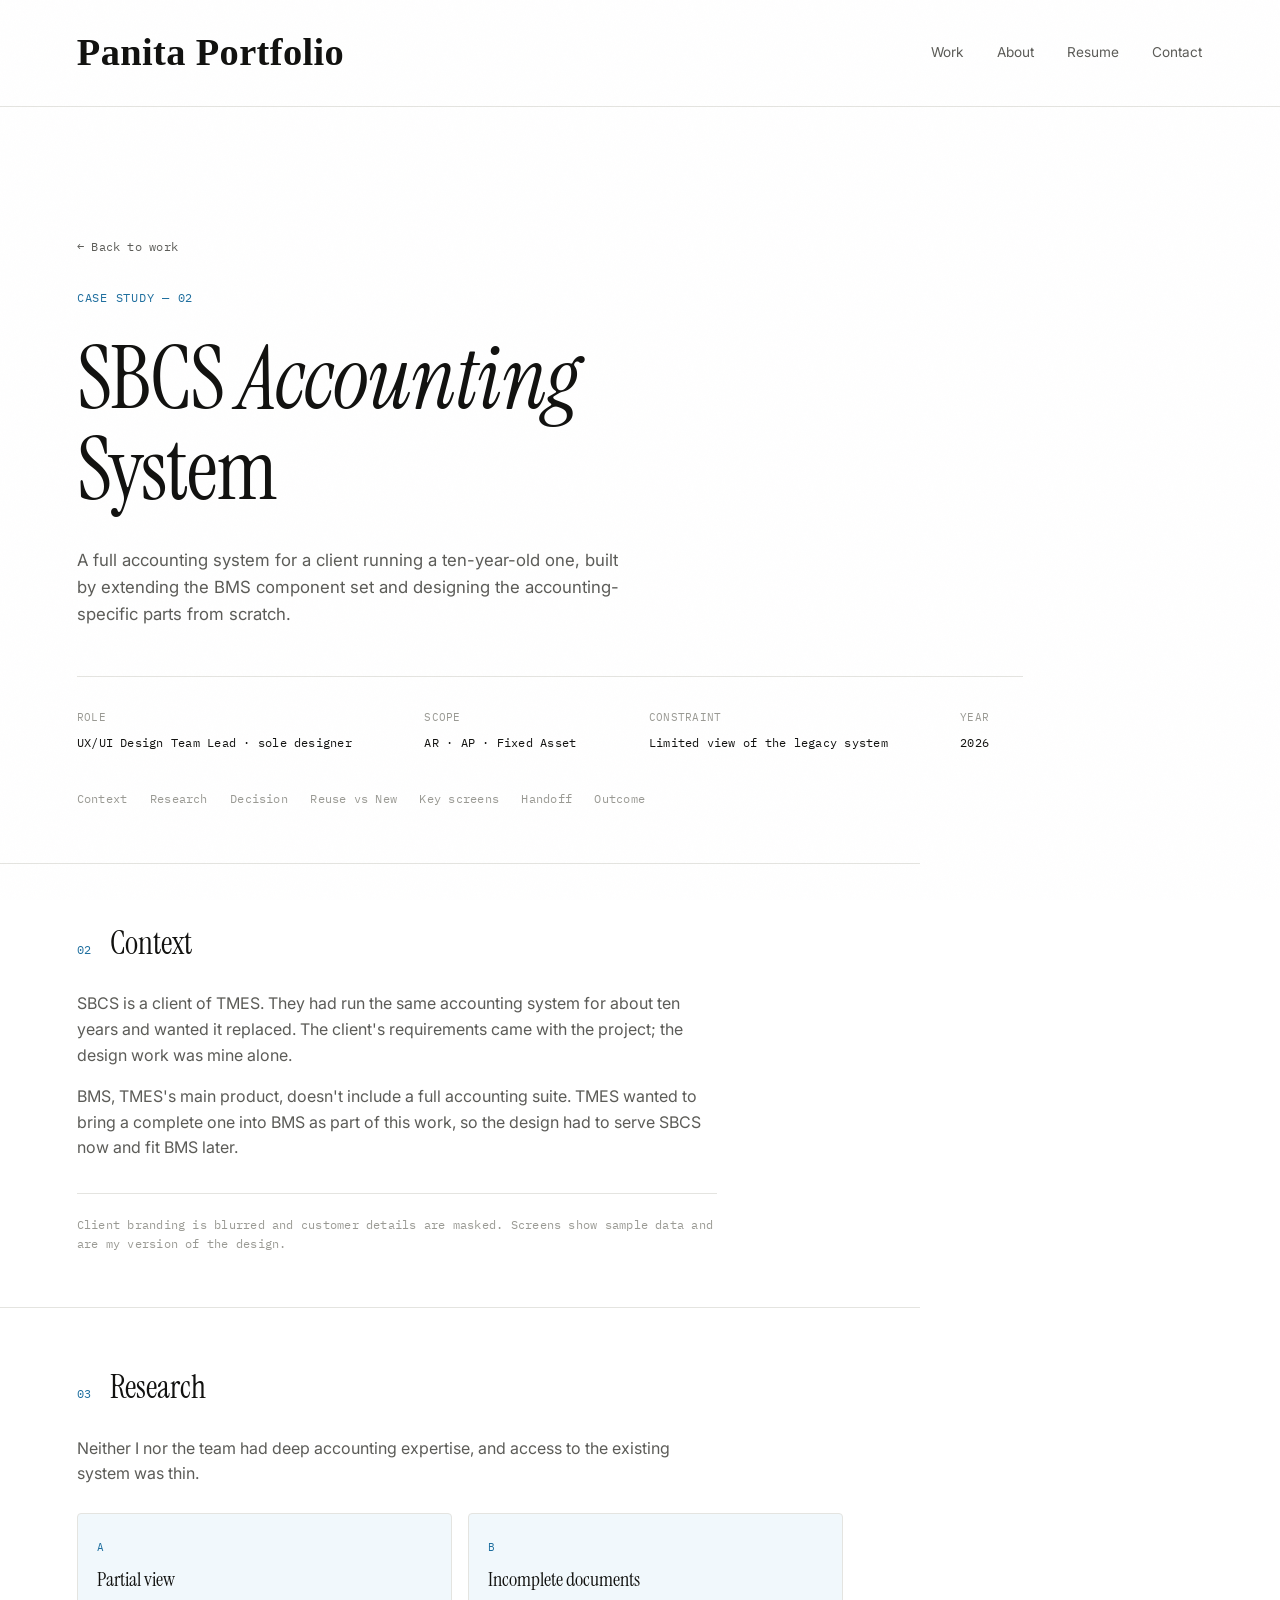
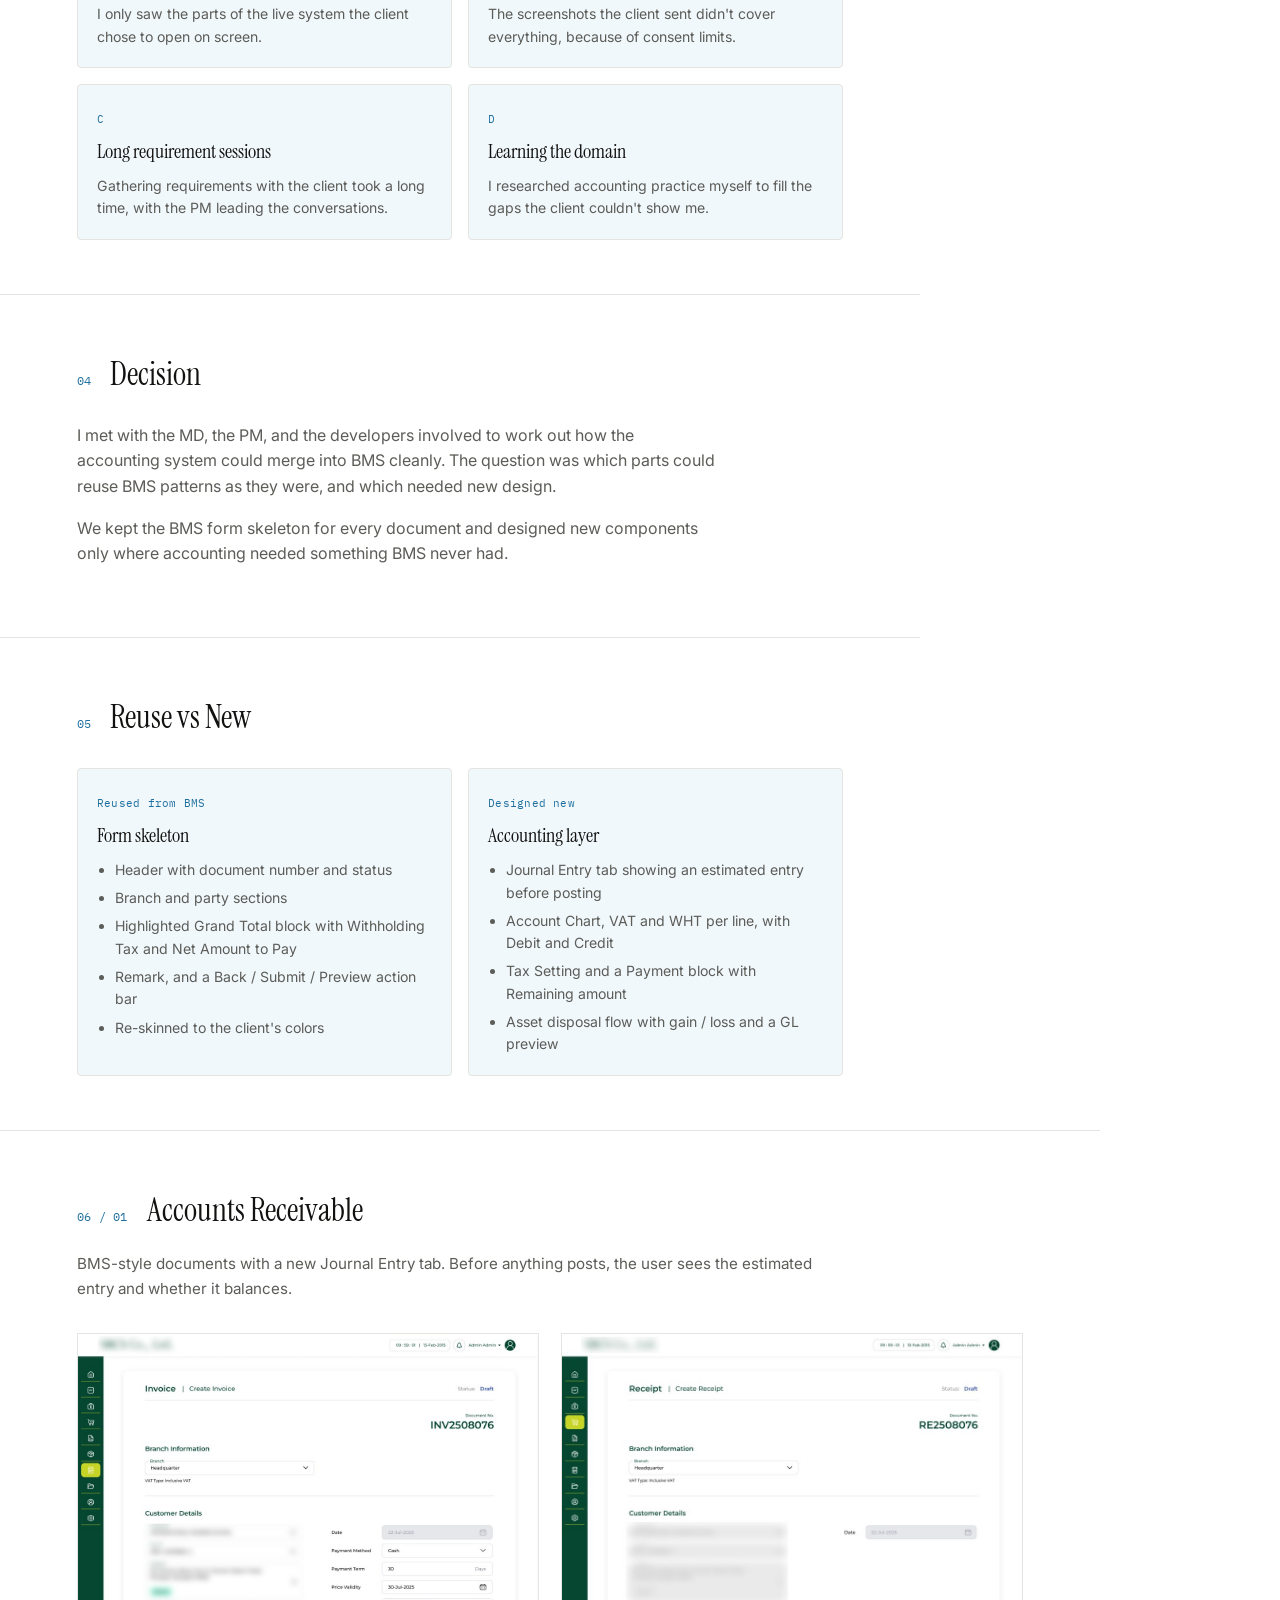
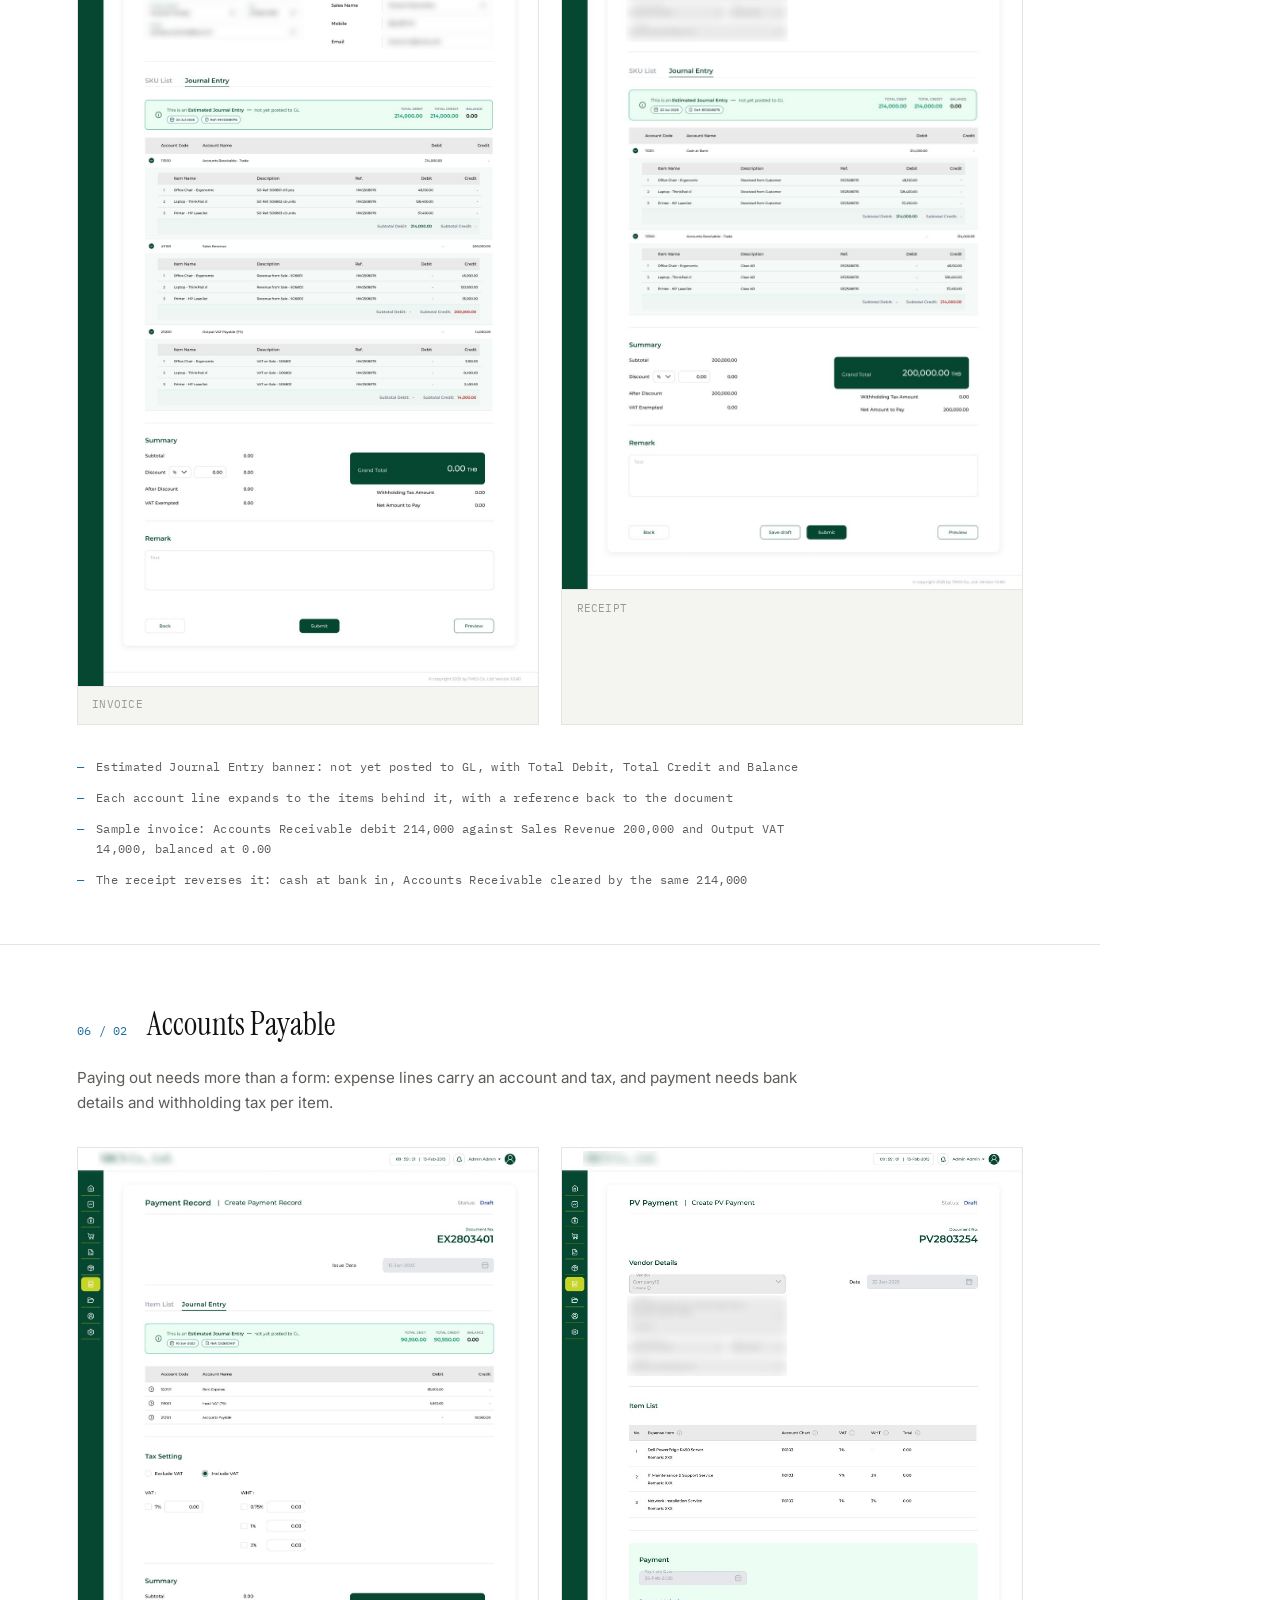
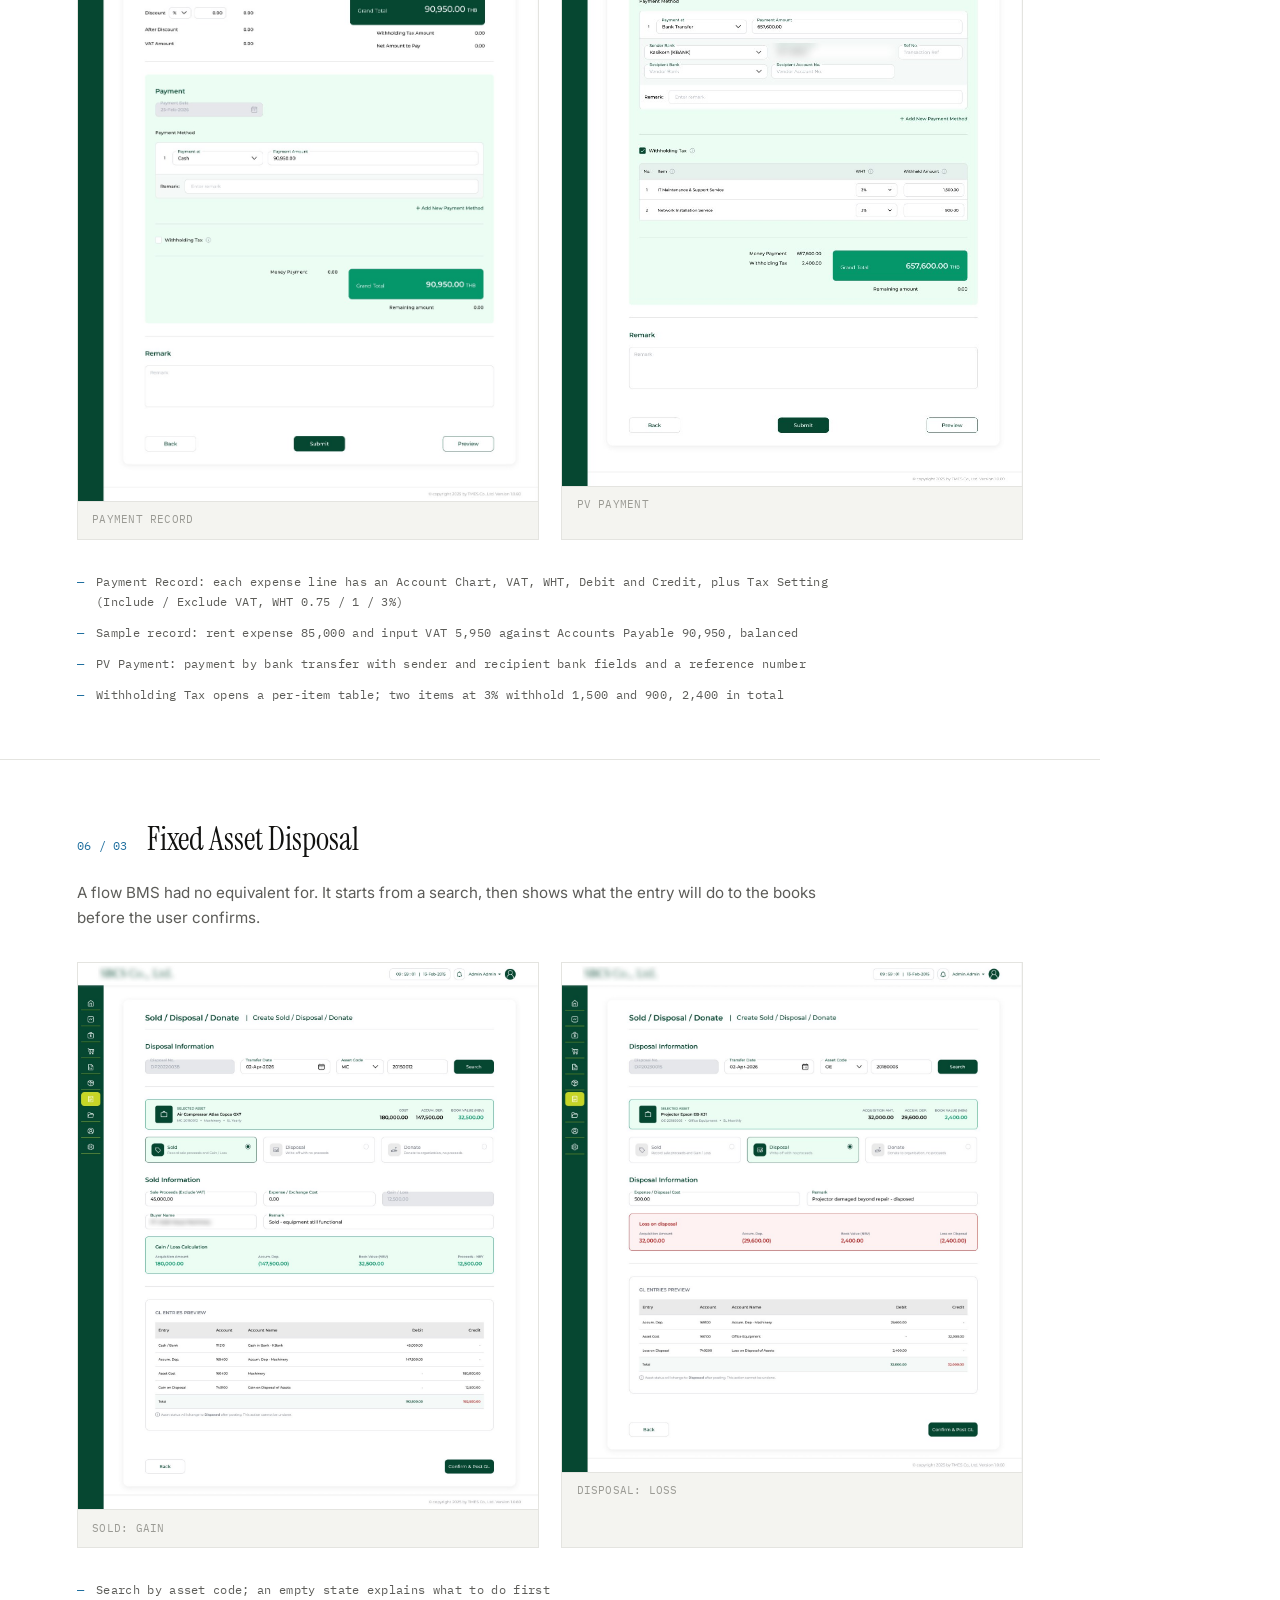
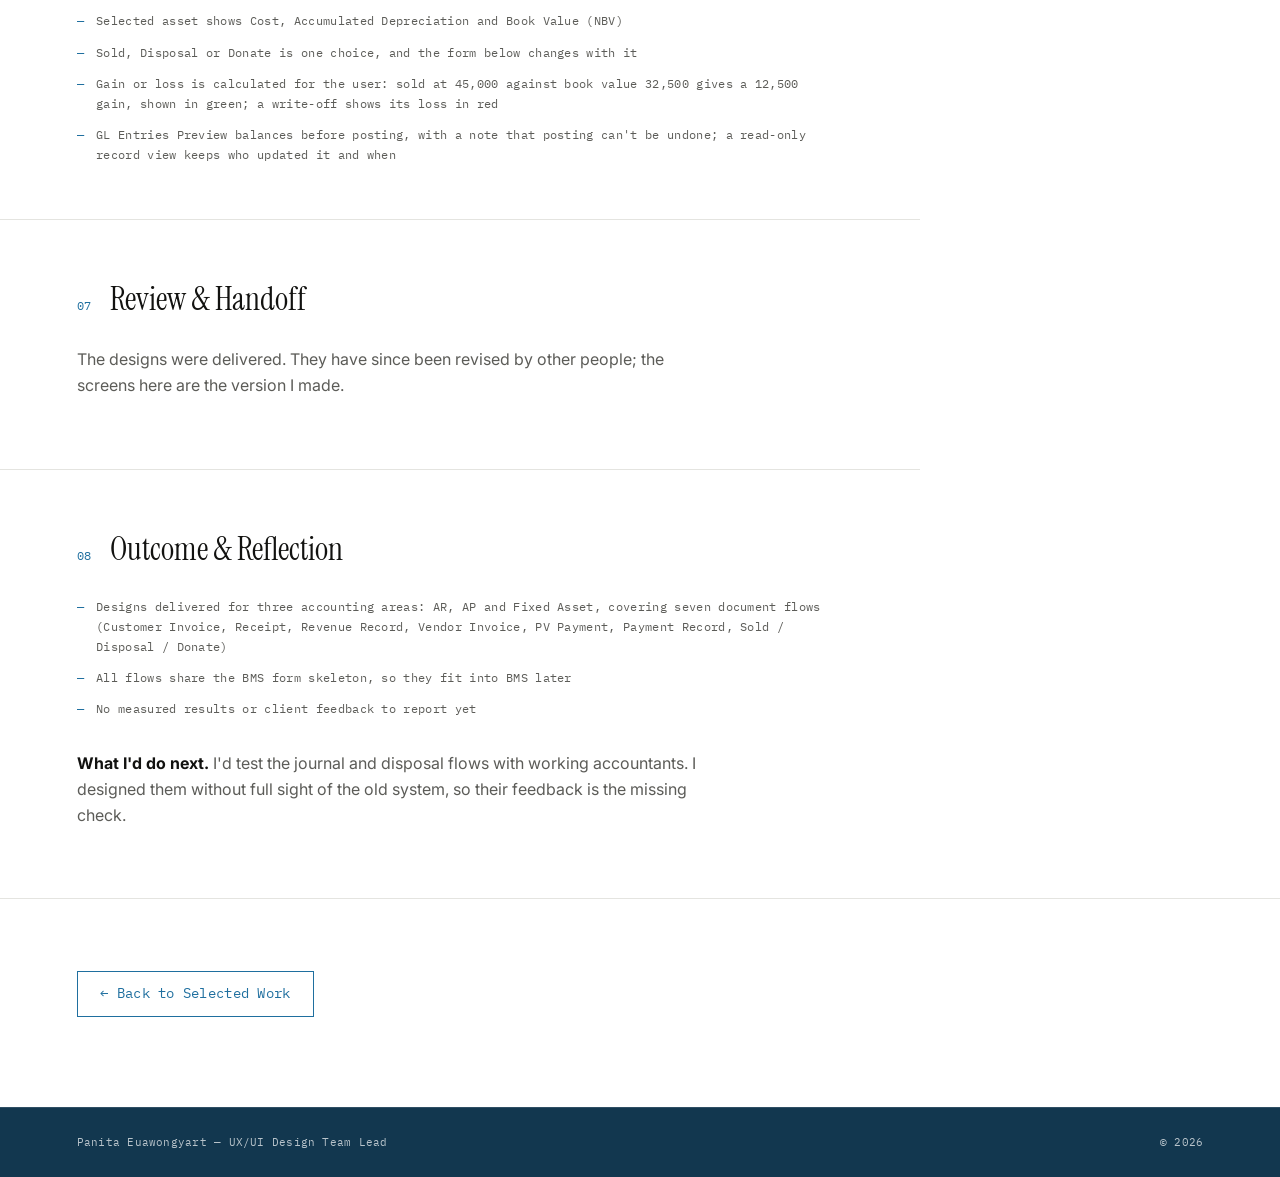
<file: sbcs.html>
<!DOCTYPE html>
<html lang="en">
<head>
<meta charset="UTF-8">
<meta name="viewport" content="width=device-width, initial-scale=1.0">
<title>SBCS · Accounting System — Tanggwa</title>
<meta name="description" content="Case study: designing a full accounting system (AR, AP, Fixed Asset) for a client, built on the BMS component set.">
<link rel="preconnect" href="https://fonts.googleapis.com">
<link rel="preconnect" href="https://fonts.gstatic.com" crossorigin>
<link href="https://fonts.googleapis.com/css2?family=Instrument+Serif:ital@0;1&family=IBM+Plex+Mono:wght@400;500&family=Inter:wght@400;500;600&display=swap" rel="stylesheet">
<link rel="stylesheet" href="styles.css">
</head>
<body>

<div class="grain"></div>

<header class="site-header">
  <a href="index.html" class="mark">Panita Portfolio</a>
  <nav>
    <a href="index.html#work">Work</a>
    <a href="index.html#about">About</a>
    <a href="index.html#resume">Resume</a>
    <a href="index.html#contact">Contact</a>
  </nav>
</header>

<main id="top">

  <!-- 01 OVERVIEW -->
  <section class="hero cs-hero">
    <a href="index.html#sbcs" class="back-link mono">← Back to work</a>
    <p class="eyebrow mono">Case Study — 02</p>
    <h1>SBCS <em>Accounting</em><br>System</h1>
    <p class="hero-sub">A full accounting system for a client running a ten-year-old one, built by extending the BMS component set and designing the accounting-specific parts from scratch.</p>
    <div class="cs-meta mono">
      <div><span class="cs-meta-label">Role</span><span>UX/UI Design Team Lead · sole designer</span></div>
      <div><span class="cs-meta-label">Scope</span><span>AR · AP · Fixed Asset</span></div>
      <div><span class="cs-meta-label">Constraint</span><span>Limited view of the legacy system</span></div>
      <div><span class="cs-meta-label">Year</span><span>2026</span></div>
    </div>
    <nav class="cs-steps mono" aria-label="Process">
      <a href="#context">Context</a><a href="#research">Research</a><a href="#decision">Decision</a><a href="#pattern">Reuse vs New</a><a href="#screens">Key screens</a><a href="#handoff">Handoff</a><a href="#outcome">Outcome</a>
    </nav>
  </section>

  <!-- 02 CONTEXT -->
  <section class="cs-block" id="context">
    <div class="cs-compare-head">
      <span class="entry-index mono">02</span>
      <h3>Context</h3>
    </div>
    <p class="cs-text">SBCS is a client of TMES. They had run the same accounting system for about ten years and wanted it replaced. The client's requirements came with the project; the design work was mine alone.</p>
    <p class="cs-text">BMS, TMES's main product, doesn't include a full accounting suite. TMES wanted to bring a complete one into BMS as part of this work, so the design had to serve SBCS now and fit BMS later.</p>
    <p class="cs-disclaimer mono">Client branding is blurred and customer details are masked. Screens show sample data and are my version of the design.</p>
  </section>

  <!-- 03 RESEARCH -->
  <section class="cs-block" id="research">
    <div class="cs-compare-head">
      <span class="entry-index mono">03</span>
      <h3>Research</h3>
    </div>
    <p class="cs-text">Neither I nor the team had deep accounting expertise, and access to the existing system was thin.</p>
    <div class="cs-cards">
      <div class="cs-card"><span class="mono">A</span><h4>Partial view</h4><p>I only saw the parts of the live system the client chose to open on screen.</p></div>
      <div class="cs-card"><span class="mono">B</span><h4>Incomplete documents</h4><p>The screenshots the client sent didn't cover everything, because of consent limits.</p></div>
      <div class="cs-card"><span class="mono">C</span><h4>Long requirement sessions</h4><p>Gathering requirements with the client took a long time, with the PM leading the conversations.</p></div>
      <div class="cs-card"><span class="mono">D</span><h4>Learning the domain</h4><p>I researched accounting practice myself to fill the gaps the client couldn't show me.</p></div>
    </div>
  </section>

  <!-- 04 DECISION -->
  <section class="cs-block" id="decision">
    <div class="cs-compare-head">
      <span class="entry-index mono">04</span>
      <h3>Decision</h3>
    </div>
    <p class="cs-text">I met with the MD, the PM, and the developers involved to work out how the accounting system could merge into BMS cleanly. The question was which parts could reuse BMS patterns as they were, and which needed new design.</p>
    <p class="cs-text">We kept the BMS form skeleton for every document and designed new components only where accounting needed something BMS never had.</p>
  </section>

  <!-- 05 REUSE VS NEW -->
  <section class="cs-block" id="pattern">
    <div class="cs-compare-head">
      <span class="entry-index mono">05</span>
      <h3>Reuse vs New</h3>
    </div>
    <div class="cs-cards">
      <div class="cs-card"><span class="mono">Reused from BMS</span><h4>Form skeleton</h4>
        <ul class="cs-list"><li>Header with document number and status</li><li>Branch and party sections</li><li>Highlighted Grand Total block with Withholding Tax and Net Amount to Pay</li><li>Remark, and a Back / Submit / Preview action bar</li><li>Re-skinned to the client's colors</li></ul></div>
      <div class="cs-card"><span class="mono">Designed new</span><h4>Accounting layer</h4>
        <ul class="cs-list"><li>Journal Entry tab showing an estimated entry before posting</li><li>Account Chart, VAT and WHT per line, with Debit and Credit</li><li>Tax Setting and a Payment block with Remaining amount</li><li>Asset disposal flow with gain / loss and a GL preview</li></ul></div>
    </div>
  </section>

  <!-- 06 KEY SCREENS -->
  <div id="screens"></div>
  <section class="cs-compare">
    <div class="cs-compare-head">
      <span class="entry-index mono">06 / 01</span>
      <h3>Accounts Receivable</h3>
    </div>
    <p class="cs-compare-note">BMS-style documents with a new Journal Entry tab. Before anything posts, the user sees the estimated entry and whether it balances.</p>
    <div class="cs-compare-images">
      <figure>
        <img src="images/sbcs/invoice.jpg" alt="Invoice form with the Journal Entry tab expanded, showing estimated debit and credit lines by account" loading="lazy">
        <figcaption class="mono">Invoice</figcaption>
      </figure>
      <figure>
        <img src="images/sbcs/receipt.jpg" alt="Receipt form with the Journal Entry tab expanded, showing cash at bank and accounts receivable lines" loading="lazy">
        <figcaption class="mono">Receipt</figcaption>
      </figure>
    </div>
    <ul class="cs-changelist mono">
      <li>Estimated Journal Entry banner: not yet posted to GL, with Total Debit, Total Credit and Balance</li>
      <li>Each account line expands to the items behind it, with a reference back to the document</li>
      <li>Sample invoice: Accounts Receivable debit 214,000 against Sales Revenue 200,000 and Output VAT 14,000, balanced at 0.00</li>
      <li>The receipt reverses it: cash at bank in, Accounts Receivable cleared by the same 214,000</li>
    </ul>
  </section>

  <section class="cs-compare">
    <div class="cs-compare-head">
      <span class="entry-index mono">06 / 02</span>
      <h3>Accounts Payable</h3>
    </div>
    <p class="cs-compare-note">Paying out needs more than a form: expense lines carry an account and tax, and payment needs bank details and withholding tax per item.</p>
    <div class="cs-compare-images">
      <figure>
        <img src="images/sbcs/payment-record.jpg" alt="Payment Record form with Journal Entry, Tax Setting and Payment sections" loading="lazy">
        <figcaption class="mono">Payment Record</figcaption>
      </figure>
      <figure>
        <img src="images/sbcs/pv-payment.jpg" alt="PV Payment form with item list, bank transfer details and withholding tax by item" loading="lazy">
        <figcaption class="mono">PV Payment</figcaption>
      </figure>
    </div>
    <ul class="cs-changelist mono">
      <li>Payment Record: each expense line has an Account Chart, VAT, WHT, Debit and Credit, plus Tax Setting (Include / Exclude VAT, WHT 0.75 / 1 / 3%)</li>
      <li>Sample record: rent expense 85,000 and input VAT 5,950 against Accounts Payable 90,950, balanced</li>
      <li>PV Payment: payment by bank transfer with sender and recipient bank fields and a reference number</li>
      <li>Withholding Tax opens a per-item table; two items at 3% withhold 1,500 and 900, 2,400 in total</li>
    </ul>
  </section>

  <section class="cs-compare">
    <div class="cs-compare-head">
      <span class="entry-index mono">06 / 03</span>
      <h3>Fixed Asset Disposal</h3>
    </div>
    <p class="cs-compare-note">A flow BMS had no equivalent for. It starts from a search, then shows what the entry will do to the books before the user confirms.</p>
    <div class="cs-compare-images">
      <figure>
        <img src="images/sbcs/disposal.jpg" alt="Sold, Disposal and Donate form with a selected asset, gain calculation and GL entries preview" loading="lazy">
        <figcaption class="mono">Sold: gain</figcaption>
      </figure>
      <figure>
        <img src="images/sbcs/disposal-loss.jpg" alt="Sold, Disposal and Donate form with the Disposal option selected, showing a loss calculation and GL entries preview" loading="lazy">
        <figcaption class="mono">Disposal: loss</figcaption>
      </figure>
    </div>
    <ul class="cs-changelist mono">
      <li>Search by asset code; an empty state explains what to do first</li>
      <li>Selected asset shows Cost, Accumulated Depreciation and Book Value (NBV)</li>
      <li>Sold, Disposal or Donate is one choice, and the form below changes with it</li>
      <li>Gain or loss is calculated for the user: sold at 45,000 against book value 32,500 gives a 12,500 gain, shown in green; a write-off shows its loss in red</li>
      <li>GL Entries Preview balances before posting, with a note that posting can't be undone; a read-only record view keeps who updated it and when</li>
    </ul>
  </section>

  <!-- 07 HANDOFF -->
  <section class="cs-block" id="handoff">
    <div class="cs-compare-head">
      <span class="entry-index mono">07</span>
      <h3>Review &amp; Handoff</h3>
    </div>
    <p class="cs-text">The designs were delivered. They have since been revised by other people; the screens here are the version I made.</p>
  </section>

  <!-- 08 OUTCOME -->
  <section class="cs-block" id="outcome">
    <div class="cs-compare-head">
      <span class="entry-index mono">08</span>
      <h3>Outcome &amp; Reflection</h3>
    </div>
    <ul class="cs-changelist mono">
      <li>Designs delivered for three accounting areas: AR, AP and Fixed Asset, covering seven document flows (Customer Invoice, Receipt, Revenue Record, Vendor Invoice, PV Payment, Payment Record, Sold / Disposal / Donate)</li>
      <li>All flows share the BMS form skeleton, so they fit into BMS later</li>
      <li>No measured results or client feedback to report yet</li>
    </ul>
    <p class="cs-text cs-reflect"><strong>What I'd do next.</strong> I'd test the journal and disposal flows with working accountants. I designed them without full sight of the old system, so their feedback is the missing check.</p>
  </section>

  <!-- NEXT -->
  <section class="cs-next">
    <a href="index.html#work" class="resume-link mono">← Back to Selected Work</a>
  </section>

</main>

<footer class="site-footer mono">
  <span>Panita Euawongyart — UX/UI Design Team Lead</span>
  <span>© <span id="year"></span></span>
</footer>

<script src="script.js"></script>
</body>
</html>
</file>
<file: styles.css>
/* ---------- Fonts ---------- */
@font-face{
  font-family: 'Poppins';
  src: url('../font/Poppins-Medium.ttf') format('truetype');
  font-weight: 500;
  font-style: normal;
  font-display: swap;
}
@font-face{
  font-family: 'Poppins';
  src: url('../font/Poppins-SemiBold.ttf') format('truetype');
  font-weight: 600;
  font-style: normal;
  font-display: swap;
}
@font-face{
  font-family: 'Poppins';
  src: url('../font/Poppins-Bold.ttf') format('truetype');
  font-weight: 700;
  font-style: normal;
  font-display: swap;
}


/* ---------- Tokens ---------- */
:root{
  --bg: #ffffff;
  --ink: #121210;
  --ink-soft: #5c5c58;
  --ink-faint: #9a9a94;
  --line: #e4e4e0;
  --line-strong: #121210;
  --editable-bg: #f4f4f0;
  --editable-text: #8a8a2e;
  --accent: #1F6F9F;
  --accent-soft: #E6F3FA;
  --sky: #8FD0EC;
  --surface: #F1F8FC;
  --ink-deep: #12374F;
  --serif: 'Instrument Serif', serif;
  --mono: 'IBM Plex Mono', monospace;
  --sans: 'Inter', sans-serif;
  --heading: 'Poppins', sans-serif;
  --max: 920px;
  --pad: 6vw;
}

*{ box-sizing: border-box; margin:0; padding:0; }

html{ scroll-behavior: smooth; }

body{
  background: var(--bg);
  color: var(--ink);
  font-family: var(--sans);
  font-size: 16px;
  line-height: 1.6;
  -webkit-font-smoothing: antialiased;
}

.mono{ font-family: var(--mono); letter-spacing: 0.02em; }

a{ color: inherit; text-decoration: none; }

::selection{ background: var(--accent); color: var(--bg); }

/* subtle grain overlay for texture, respects reduced motion */
.grain{
  position: fixed; inset: 0; pointer-events: none; z-index: 999;
  opacity: 0.025; mix-blend-mode: multiply;
  background-image: url("data:image/svg+xml,%3Csvg xmlns='http://www.w3.org/2000/svg' width='120' height='120'%3E%3Cfilter id='n'%3E%3CfeTurbulence type='fractalNoise' baseFrequency='0.9' numOctaves='2' stitchTiles='stitch'/%3E%3C/filter%3E%3Crect width='100%25' height='100%25' filter='url(%23n)'/%3E%3C/svg%3E");
}

/* ---------- Header ---------- */
.site-header{
  position: sticky; top:0; z-index: 50;
  display:flex; justify-content: space-between; align-items:center;
  padding: 1.4rem var(--pad);
  background: rgba(255,255,255,0.85);
  backdrop-filter: blur(8px);
  border-bottom: 1px solid var(--line);
}
.mark{ font-family: 'Caveat', cursive; font-weight:700; font-size: 2.4rem; letter-spacing: 0.01em; }
.site-header nav{ display:flex; gap: 2rem; }
.site-header nav a{
  font-size: 0.85rem; color: var(--ink-soft);
  transition: color 0.2s ease;
}
/* hover/focus: bold + underline, without shifting neighbours.
   A hidden bold copy of the label reserves the wider width up front. */
.site-header nav a{ display: inline-flex; flex-direction: column; align-items: center; }
.site-header nav a::after{
  content: attr(data-text); font-weight: 600; height: 0;
  visibility: hidden; overflow: hidden; user-select: none; pointer-events: none;
}
.site-header nav a:hover,
.site-header nav a:focus-visible{
  color: var(--accent); font-weight: 600;
  text-decoration: underline; text-decoration-thickness: 1.5px; text-underline-offset: 6px;
}

/* ---------- Hero ---------- */
.hero{
  padding: 14vh var(--pad) 10vh;
  max-width: 1100px;
}
.eyebrow{ font-size: 0.78rem; color: var(--accent); margin-bottom: 1.6rem; text-transform: uppercase; letter-spacing: 0.06em; }
.hero h1{
  font-family: var(--serif);
  font-weight: 400;
  font-size: clamp(2.6rem, 7vw, 5.4rem);
  line-height: 1.05;
  letter-spacing: -0.01em;
}
.hero h1 em{ font-style: italic; }
.hero-sub{
  max-width: 34rem;
  margin-top: 2rem;
  font-size: 1.05rem;
  color: var(--ink-soft);
}
.ledger-preview{
  margin-top: 3.5rem;
  display:flex; align-items:center; gap: 1rem;
  font-size: 0.72rem; color: var(--ink-faint);
}
.ledger-preview .line{
  flex:1; height:1px; background: var(--line);
}

/* ---------- Section label ---------- */
.section-label{
  font-family: var(--heading);
  font-weight: 600;
  font-size: clamp(1.5rem, 3.4vw, 2.2rem);
  color: var(--ink);
  text-transform: none;
  padding: 0;
  margin-bottom: 2.4rem;
}
/* the work section has no horizontal padding of its own, so its
   label supplies it; every other section already pads its children */
.work .section-label{ padding: 0 var(--pad); }

/* ---------- Work tabs (segmented control) ---------- */
.work-tabs{
  display:flex; gap: 4px;
  width: fit-content;
  margin: 0 var(--pad) 3rem;
  padding: 5px;
  background: var(--accent-soft);
  border: 1px solid var(--sky);
  border-radius: 999px;
}
.work-tab{
  font-family: var(--mono);
  font-size: 0.95rem;
  font-weight: 500;
  letter-spacing: 0.02em;
  color: var(--ink-deep);
  background: none;
  border: 0;
  border-radius: 999px;
  padding: 0.8rem 2.2rem;
  cursor: pointer;
  transition: color 0.2s ease, background 0.2s ease, box-shadow 0.2s ease;
}
.work-tab:hover{ color: var(--accent); background: rgba(255,255,255,0.7); }
.work-tab.is-active{
  color: #fff;
  background: var(--accent);
  box-shadow: 0 4px 12px -4px rgba(31,111,159,0.55);
}
.work-tab.is-active:hover{ color:#fff; background: var(--accent); }
@media (max-width: 720px){
  .work-tabs{ width: auto; }
  .work-tab{ flex: 1; padding: 0.8rem 1rem; }
}

.work-panel{ display: none; }
.work-panel.is-active{ display: block; }

/* ---------- Socket 9 project grid ---------- */
.work-grid{
  display:grid;
  grid-template-columns: repeat(2, 1fr);
  gap: 3rem 2.4rem;
  padding: 0 var(--pad);
}
.work-card{
  display:flex; flex-direction: column;
  transition: transform 0.35s ease;
}
.work-card:hover{ transform: translateY(-5px); }
.work-thumb{
  overflow: hidden;
  border: 1px solid var(--line);
  border-radius: 4px;
  margin-bottom: 1.2rem;
  background: var(--editable-bg);
  box-shadow: 0 1px 2px rgba(20,20,18,0.05);
  transition: box-shadow 0.35s ease, border-color 0.35s ease;
}
.work-card:hover .work-thumb{
  box-shadow: 0 18px 40px -18px rgba(20,20,18,0.28);
  border-color: transparent;
}
.work-thumb img{
  display:block; width:100%; height:auto;
  transition: transform 0.5s ease;
}
.work-card:hover .work-thumb img{ transform: scale(1.03); }
.work-type{
  font-size: 0.7rem;
  color: var(--accent);
  text-transform: uppercase;
  letter-spacing: 0.06em;
  margin-bottom: 0.5rem;
}
.work-card h3{
  font-family: var(--serif);
  font-weight: 400;
  font-size: clamp(1.3rem, 2.4vw, 1.7rem);
  line-height: 1.2;
  margin-bottom: 0.7rem;
}
.work-card p{
  font-size: 0.92rem;
  color: var(--ink-soft);
  max-width: 34rem;
}

/* ---------- Work / Ledger entries ---------- */
.work{ padding: 8vh 0; border-top: 1px solid var(--line); }

.entry{
  border-top: 1px solid var(--line);
  padding: 3rem var(--pad);
}
.entry:last-child{ border-bottom: 1px solid var(--line); }

.entry-row{
  display:flex; align-items: baseline; gap: 1.2rem; flex-wrap: wrap;
}
.entry-index{ font-size: 0.78rem; color: var(--accent); }
.entry-row h3{
  font-family: var(--serif);
  font-weight: 400;
  font-size: clamp(1.6rem, 3.4vw, 2.4rem);
  flex: 1;
}
.entry-year{ font-size: 0.78rem; color: var(--ink-faint); }

.entry-tags{
  margin-top: 0.6rem;
  font-size: 0.72rem;
  color: var(--ink-faint);
  display:flex; gap: 0.5rem;
}

.entry-tags .soon{ color: var(--accent); }

/* Laptop mockup: the thumbnail sits inside a plain CSS laptop frame */
.entry-thumb{
  position: relative;
  margin-top: 1.6rem; margin-bottom: 3.2rem;
  max-width: 760px;
  padding: 12px 12px 14px;
  background: #1c1c1e;
  border-radius: 14px 14px 0 0;
  box-shadow: 0 0 0 1px #3a3a3c inset;
}
.entry-thumb::before{               /* camera */
  content:""; position:absolute; top:5px; left:50%; width:4px; height:4px;
  margin-left:-2px; border-radius:50%; background:#3a3a3c;
}
.entry-thumb::after{                /* base */
  content:""; position:absolute; left:-4%; right:-4%; top:100%; height:14px;
  background: linear-gradient(180deg,#e6e8ea 0%,#c4c7cb 100%);
  border-radius: 0 0 16px 16px;
  box-shadow: 0 10px 18px -8px rgba(20,20,18,0.35);
}
.entry-thumb img{
  display:block; width:100%; aspect-ratio:16/10; object-fit:cover; object-position:top;
  border-radius: 3px; background: var(--editable-bg);
}

.entry-body{ margin-top: 1.6rem; max-width: 760px; }
.entry-lede{ font-size: 1.05rem; color: var(--ink); margin-bottom: 1.8rem; }

.entry-grid{
  display:grid; grid-template-columns: 1fr 1fr; gap: 1.8rem 2.4rem;
}
.entry-grid h4{
  font-size: 0.7rem; color: var(--ink-faint);
  text-transform: uppercase; margin-bottom: 0.5rem;
}
.entry-grid p{ font-size: 0.95rem; color: var(--ink-soft); }

.editable{
  background: var(--editable-bg);
  color: var(--editable-text);
  padding: 0.6rem 0.8rem;
  border-radius: 2px;
  font-size: 0.85rem !important;
  font-style: italic;
}

/* ---------- About ---------- */
.about{ padding: 10vh var(--pad); border-top: 1px solid var(--line); background: var(--surface); }
.about-grid{
  display:grid; grid-template-columns: 1.2fr 1fr; gap: 3rem;
  align-items: start;
}
.about-text{ font-size: 1.15rem; color: var(--ink-soft); max-width: 34rem; }
.timeline{ display:flex; flex-direction: column; gap: 1.4rem; }
.timeline li{ display:flex; flex-direction: column; gap: 0.2rem; border-left: 1px solid var(--line); padding-left: 1rem; }
.t-role{ font-size: 0.85rem; color: var(--ink); }
.t-company{ font-size: 0.78rem; color: var(--ink-soft); }
.t-date{ font-size: 0.72rem; color: var(--ink-faint); }

/* ---------- Resume ---------- */
.resume{ padding: 8vh var(--pad); border-top: 1px solid var(--line); }
.resume p{ color: var(--ink-soft); margin-bottom: 1.4rem; }
.resume-link{
  display:inline-block; font-size: 0.85rem;
  border: 1px solid var(--accent);
  color: var(--accent);
  padding: 0.7rem 1.4rem;
  transition: background 0.2s ease, color 0.2s ease;
}
.resume-link:hover{ background: var(--accent); color: var(--bg); }

/* ---------- Contact ---------- */
.contact{
  padding: 12vh var(--pad);
  background: var(--ink-deep);
  color: var(--bg);
}
.contact .section-label{ color: rgba(255,255,255,0.7); }
.contact-text{ color: rgba(255,255,255,0.7); margin-bottom: 1rem; }
.contact-email{
  font-family: var(--serif); font-style: italic;
  font-size: clamp(1.8rem, 4vw, 2.6rem);
  display:inline-block; margin-bottom: 2rem;
}
.contact-links{ display:flex; gap: 1.6rem; font-size: 0.78rem; color: rgba(255,255,255,0.8); }
.contact-links a:hover{ color: var(--accent); }

/* ---------- Footer ---------- */
.site-footer{
  display:flex; justify-content: space-between;
  padding: 1.6rem var(--pad);
  background: var(--ink-deep);
  border-top: 1px solid rgba(255,255,255,0.12);
  font-size: 0.7rem; color: rgba(255,255,255,0.7);
}

/* ---------- Case study page ---------- */
.back-link{
  display:inline-block; font-size: 0.75rem; color: var(--ink-soft);
  margin-bottom: 2rem; transition: color 0.2s ease;
}
.back-link:hover{ color: var(--accent); }

.entry-row h3 a{ transition: color 0.2s ease; }
.entry-row h3 a:hover{ color: var(--accent); }

.cs-hero{ padding-bottom: 6vh; }
.cs-meta{
  display:grid; grid-template-columns: repeat(4, auto); gap: 1.6rem 2.4rem;
  margin-top: 3rem; padding-top: 2rem; border-top: 1px solid var(--line);
  font-size: 0.75rem;
}
.cs-meta div{ display:flex; flex-direction: column; gap: 0.4rem; }
.cs-meta-label{ color: var(--ink-faint); text-transform: uppercase; font-size: 0.68rem; }
.cs-meta div span:last-child{ color: var(--ink); }

.cs-context{ padding: 6vh var(--pad) 8vh; border-top: 1px solid var(--line); max-width: 920px; }
.cs-context .entry-grid p{ font-size: 0.95rem; color: var(--ink-soft); }
.cs-disclaimer{
  margin-top: 2rem; padding-top: 1.4rem; border-top: 1px solid var(--line);
  font-size: 0.72rem; color: var(--ink-faint); max-width: 640px;
}

.cs-compare{ padding: 6vh var(--pad); border-top: 1px solid var(--line); max-width: 1100px; }
.cs-compare-head{ display:flex; align-items: baseline; gap: 1.2rem; margin-bottom: 1rem; }
.cs-compare-head h3{
  font-family: var(--serif); font-weight: 400;
  font-size: clamp(1.4rem, 2.8vw, 2rem);
}
.cs-compare-note{ font-size: 0.95rem; color: var(--ink-soft); max-width: 760px; margin-bottom: 2rem; }

.cs-compare-images{
  display:grid; grid-template-columns: 1fr 1fr; gap: 1.4rem;
  margin-bottom: 2rem;
}
.cs-compare-images figure{
  border: 1px solid var(--line);
  background: var(--editable-bg);
}
.cs-compare-images img{
  display:block; width: 100%; height: auto; border-bottom: 1px solid var(--line);
}
.cs-compare-images figcaption{
  padding: 0.6rem 0.9rem; font-size: 0.7rem; color: var(--ink-faint); text-transform: uppercase;
}

.cs-changelist{
  display:flex; flex-direction: column; gap: 0.7rem;
  list-style: none; max-width: 760px;
}
.cs-changelist li{
  font-size: 0.78rem; color: var(--ink-soft);
  padding-left: 1.2rem; position: relative;
}
.cs-changelist li::before{
  content: "—"; position: absolute; left: 0; color: var(--accent);
}

.cs-next{ padding: 8vh var(--pad) 10vh; border-top: 1px solid var(--line); }

/* ---------- Responsive ---------- */
@media (max-width: 720px){
  .site-header nav{ gap: 1.2rem; }
  .entry-grid{ grid-template-columns: 1fr; }
  .about-grid{ grid-template-columns: 1fr; }
  .work-grid{ grid-template-columns: 1fr; gap: 2.4rem; }
  .cs-meta{ grid-template-columns: 1fr 1fr; }
  .cs-compare-images{ grid-template-columns: 1fr; }
}

/* ---------- Motion & focus ---------- */
@media (prefers-reduced-motion: reduce){
  html{ scroll-behavior: auto; }
}
a:focus-visible, .resume-link:focus-visible{
  outline: 2px solid var(--ink);
  outline-offset: 3px;
}

/* ---------- Case study: process blocks ---------- */
.cs-steps{ display:flex; flex-wrap:wrap; gap:0.5rem 1.4rem; margin-top:2.4rem; font-size:0.72rem; color:var(--ink-faint); }
.cs-steps a{ transition: color 0.2s ease; }
.cs-steps a:hover{ color: var(--accent); }
.cs-block{ padding: 6vh var(--pad); border-top: 1px solid var(--line); max-width: 920px; scroll-margin-top: 4rem; }
.cs-block .cs-compare-head{ margin-bottom: 1.4rem; }
.cs-text{ font-size: 1rem; color: var(--ink-soft); max-width: 640px; margin-bottom: 1rem; }
.cs-cards{ display:grid; grid-template-columns: repeat(2, 1fr); gap: 1rem; margin-top: 1.6rem; }
.cs-cards-4{ grid-template-columns: repeat(4, 1fr); }
.cs-card{ border: 1px solid var(--line); border-radius: 4px; padding: 1.2rem; background: var(--surface); }
.cs-card span{ font-size: 0.7rem; color: var(--accent); }
.cs-card h4{ font-family: var(--serif); font-weight: 400; font-size: 1.25rem; margin: 0.3rem 0 0.5rem; }
.cs-card p{ font-size: 0.88rem; color: var(--ink-soft); }
.cs-principles{ margin-top: 1.4rem; padding-left: 1.2rem; max-width: 640px; display:flex; flex-direction:column; gap:0.8rem; color: var(--ink-soft); }
.cs-principles strong{ color: var(--ink); font-weight: 600; }
.cs-reflect{ margin-top: 2rem; }
.cs-reflect strong{ color: var(--ink); }
@media (max-width: 900px){ .cs-cards-4{ grid-template-columns: repeat(2, 1fr); } }
@media (max-width: 720px){ .cs-cards, .cs-cards-4{ grid-template-columns: 1fr; } }

.cs-list{ list-style: disc; padding-left: 1.1rem; margin-top: 0.4rem; font-size: 0.88rem; color: var(--ink-soft); display:flex; flex-direction:column; gap:0.35rem; }

/* ---------- Home hero: soft sky background ---------- */
.hero-home{
  max-width: none;
  padding-top: 14vh; padding-bottom: 12vh;
  background: linear-gradient(180deg, #F0F8FC 0%, rgba(240,248,252,0.55) 55%, var(--bg) 100%);
}
.hero-home .hero-text{ max-width: 1100px; }

@media (max-width: 720px){
  .mark{ font-size: 1.25rem; white-space: nowrap; }
  .site-header{ padding: 1rem 5vw; gap: 0.6rem; }
  .site-header nav{ gap: 0.7rem; }
  .site-header nav a{ font-size: 0.72rem; }
}

/* ---------- Device set: laptop + tablet + phone ---------- */
.devices{ display:flex; align-items:flex-end; gap:3%; max-width:900px; margin-top:1.6rem; margin-bottom:3.2rem; }
.devices .entry-thumb{ margin:0; flex:0 0 50%; max-width:none; }
.device-tablet, .device-phone{
  background:#1c1c1e; box-shadow:0 0 0 1px #3a3a3c inset; transform: translateY(14px);
}
.device-tablet{ flex:0 0 28%; padding:8px; border-radius:14px; }
.device-phone{ flex:0 0 16%; padding:5px; border-radius:15px; }
.device-tablet img, .device-phone img{
  display:block; width:100%; object-fit:cover; object-position:top; background:var(--editable-bg);
}
.device-tablet img{ aspect-ratio:3/4; border-radius:7px; }
.device-phone img{ aspect-ratio:9/19; border-radius:9px; }
@media (max-width: 600px){
  .devices{ flex-wrap:wrap; gap:1.6rem 4%; align-items:flex-end; }
  .devices .entry-thumb{ flex:0 0 100%; }
  .device-tablet{ flex:0 0 58%; transform:none; }
  .device-phone{ flex:0 0 34%; transform:none; }
}

/* ---------- Mobile screen sets (case studies) ---------- */
.cs-phones{ display:grid; grid-template-columns: repeat(3, 1fr); gap: 1.4rem; margin-bottom: 2rem; max-width: 900px; }
.cs-phones.cols-2{ grid-template-columns: repeat(2, 1fr); max-width: 620px; }
.cs-phones figure{ border:1px solid var(--line); background: var(--editable-bg); }
.cs-phones img{ display:block; width:100%; height:auto; border-bottom:1px solid var(--line); }
.cs-phones figcaption{ padding:0.6rem 0.9rem; font-size:0.7rem; color:var(--ink-faint); text-transform:uppercase; }
@media (max-width: 720px){
  .cs-phones, .cs-phones.cols-2{ grid-template-columns: 1fr 1fr; gap:1rem; }
}
@media (max-width: 420px){
  .cs-phones, .cs-phones.cols-2{ grid-template-columns: 1fr; max-width: 300px; }
}

.cs-compare-images.one{ grid-template-columns: 1fr; max-width: 900px; }

/* Align "Read case study" links across Socket 9 cards */
.work-card p{ margin-bottom: 1.2rem; }
.work-card .resume-link{ margin-top: auto; align-self: flex-start; }

/* External links on Socket 9 cards */
.work-links{ list-style:none; display:flex; flex-wrap:wrap; gap:0.5rem 1.4rem; font-size:0.78rem; margin-top:auto; padding-top:0.2rem; }
.work-links a{ color:var(--accent); text-decoration:underline; text-underline-offset:4px; text-decoration-thickness:1px; }
.work-links a:hover, .work-links a:focus-visible{ text-decoration-thickness:1.5px; font-weight:500; }
.work-card p.work-note{ font-size:0.7rem; color:var(--ink-faint); margin:0.8rem 0 0; }

/* Two resume versions */
.resume-links{ display:flex; flex-wrap:wrap; gap: 0.8rem 1rem; }

/* Single image in a compare row */
.cs-compare-images.single{ grid-template-columns: calc(50% - 0.7rem); margin-top: 4.5rem; }
@media (max-width:720px){ .cs-compare-images.single{ grid-template-columns: 1fr; } }

.cs-compare-images.extra{ margin-top: 4.5rem; }
</file>
